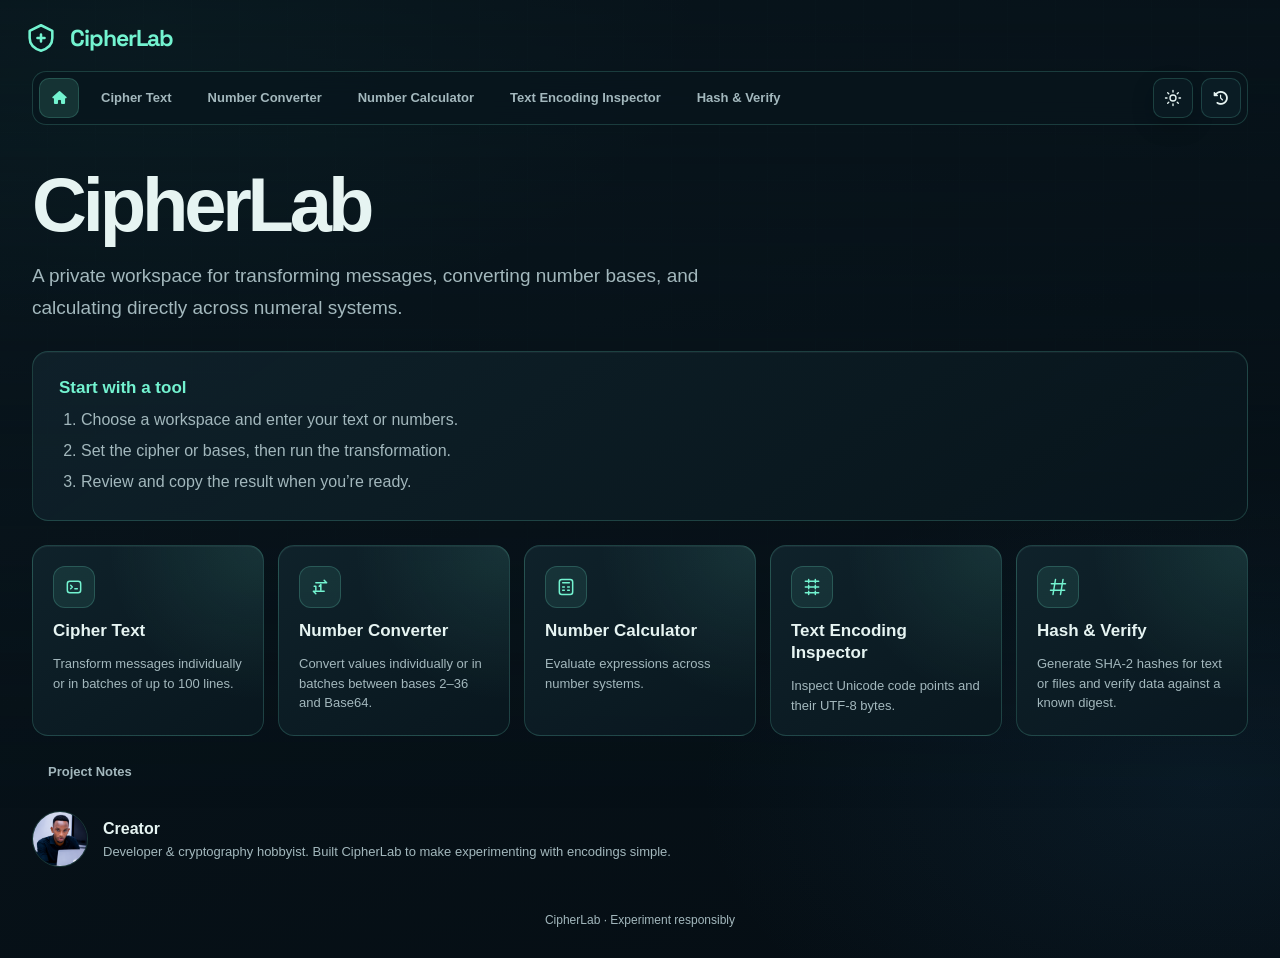
<file: index.html>
<!doctype html>
<html lang="en">
  <head>
    <meta charset="utf-8" />
    <meta name="viewport" content="width=device-width, initial-scale=1" />
    <meta name="theme-color" content="#071219" />
    <title>CipherLab — Home</title>
    <script src="theme.js"></script>
    <script src="history.js"></script>
    <link rel="preconnect" href="https://fonts.googleapis.com" />
    <link rel="preconnect" href="https://fonts.gstatic.com" crossorigin />
    <link
      href="https://fonts.googleapis.com/css2?family=JetBrains+Mono:wght@300;400;600&family=Space+Grotesk:wght@500;600;700&display=swap"
      rel="stylesheet"
    />
    <link
      rel="stylesheet"
      href="https://cdnjs.cloudflare.com/ajax/libs/font-awesome/6.7.2/css/all.min.css"
    />
    <link rel="stylesheet" href="style.css" />
  </head>
  <body>
    <a class="skip-link" href="#main-content">Skip to content</a>
    <div class="matrix"></div>
    <header class="topbar">
      <a class="brand" href="index.html" aria-label="CipherLab home">
        <svg
          class="brand-mark"
          viewBox="0 0 24 24"
          fill="none"
          stroke="currentColor"
          stroke-width="1.8"
          stroke-linecap="round"
          stroke-linejoin="round"
          aria-hidden="true"
          focusable="false"
        >
          <path d="M12 3 20 7v5c0 4.5-3.1 7.5-8 9-4.9-1.5-8-4.5-8-9V7l8-4Z" />
          <path d="M9.5 12h5M12 9.5v5" />
        </svg>
        CipherLab
      </a>
    </header>

    <nav class="tool-nav" aria-label="Tool navigation">
      <div class="nav-links">
        <a href="index.html" aria-current="page" aria-label="Home" title="Home">
          <i class="fa-solid fa-house" aria-hidden="true"></i>
        </a>
        <a href="ciphertext.html">Cipher Text</a>
        <a href="numconv.html">Number Converter</a>
        <a href="numcalc.html">Number Calculator</a>
        <a href="encoding-inspector.html">Text Encoding Inspector</a>
        <a href="hash-verify.html">Hash &amp; Verify</a>
      </div>
      <div class="tips-overlay">
        <button
          class="theme-toggle"
          type="button"
          data-theme-toggle
          aria-label="Switch to light theme"
          title="Switch to light theme"
          aria-pressed="false"
        >
          <svg
            class="theme-icon theme-icon-sun"
            viewBox="0 0 24 24"
            fill="none"
            stroke="currentColor"
            stroke-width="1.8"
            stroke-linecap="round"
            stroke-linejoin="round"
            aria-hidden="true"
            focusable="false"
          >
            <circle cx="12" cy="12" r="4" />
            <path d="M12 2v2m0 16v2M4.93 4.93l1.42 1.42m11.3 11.3 1.42 1.42M2 12h2m16 0h2M4.93 19.07l1.42-1.42m11.3-11.3 1.42-1.42" />
          </svg>
          <svg
            class="theme-icon theme-icon-moon"
            viewBox="0 0 24 24"
            fill="none"
            stroke="currentColor"
            stroke-width="1.8"
            stroke-linecap="round"
            stroke-linejoin="round"
            aria-hidden="true"
            focusable="false"
          >
            <path d="M20.5 15.5A8.5 8.5 0 0 1 8.5 3.5a8.6 8.6 0 1 0 12 12Z" />
          </svg>
        </button>
      </div>
    </nav>

    <main class="center" id="main-content" tabindex="-1">
      <h1>CipherLab</h1>
      <p class="lead">
        A private workspace for transforming messages, converting number bases,
        and calculating directly across numeral systems.
      </p>

      <section class="how">
        <h2>Start with a tool</h2>
        <ol>
          <li>Choose a workspace and enter your text or numbers.</li>
          <li>Set the cipher or bases, then run the transformation.</li>
          <li>Review and copy the result when you’re ready.</li>
        </ol>
      </section>

      <nav class="actions-row" id="tools" aria-label="Available tools">
        <a class="big-btn" href="ciphertext.html">
          <span class="tool-icon">
            <svg
              viewBox="0 0 24 24"
              fill="none"
              stroke="currentColor"
              stroke-width="1.8"
              stroke-linecap="round"
              stroke-linejoin="round"
              aria-hidden="true"
              focusable="false"
            >
              <rect x="4" y="5" width="16" height="14" rx="3" />
              <path d="m8 10 2 2-2 2M13 14h3" />
            </svg>
          </span>
          Cipher Text
          <span class="tool-description">Transform messages individually or in batches of up to 100 lines.</span>
        </a>
        <a class="big-btn" href="numconv.html">
          <span class="tool-icon">
            <svg
              viewBox="0 0 24 24"
              fill="none"
              stroke="currentColor"
              stroke-width="1.8"
              stroke-linecap="round"
              stroke-linejoin="round"
              aria-hidden="true"
              focusable="false"
            >
              <path d="M7 7h13l-3-3M17 17H4l3 3" />
              <path d="M5 11h2v5M13 11h-2l2-2v7" />
            </svg>
          </span>
          Number Converter
          <span class="tool-description">Convert values individually or in batches between bases 2–36 and Base64.</span>
        </a>
        <a class="big-btn" href="numcalc.html">
          <span class="tool-icon">
            <svg
              viewBox="0 0 24 24"
              fill="none"
              stroke="currentColor"
              stroke-width="1.8"
              stroke-linecap="round"
              stroke-linejoin="round"
              aria-hidden="true"
              focusable="false"
            >
              <rect x="4" y="3" width="16" height="18" rx="3" />
              <path d="M8 7h8M8 12h2M14 12h2M8 16h2M14 16h2" />
            </svg>
          </span>
          Number Calculator
          <span class="tool-description">Evaluate expressions across number systems.</span>
        </a>
        <a class="big-btn" href="encoding-inspector.html">
          <span class="tool-icon">
            <svg
              viewBox="0 0 24 24"
              fill="none"
              stroke="currentColor"
              stroke-width="1.8"
              stroke-linecap="round"
              stroke-linejoin="round"
              aria-hidden="true"
              focusable="false"
            >
              <path d="M4 5h16M4 12h16M4 19h16" />
              <path d="M8 3v4m8-4v4M8 10v4m8-4v4M8 17v4m8-4v4" />
            </svg>
          </span>
          Text Encoding Inspector
          <span class="tool-description">Inspect Unicode code points and their UTF-8 bytes.</span>
        </a>
        <a class="big-btn" href="hash-verify.html">
          <span class="tool-icon">
            <svg
              viewBox="0 0 24 24"
              fill="none"
              stroke="currentColor"
              stroke-width="1.8"
              stroke-linecap="round"
              stroke-linejoin="round"
              aria-hidden="true"
              focusable="false"
            >
              <path d="M9 3 6 21M18 3l-3 18M4 8h17M3 16h17" />
            </svg>
          </span>
          Hash &amp; Verify
          <span class="tool-description">Generate SHA-2 hashes for text or files and verify data against a known digest.</span>
        </a>
      </nav>

      <div class="extra-row">
        <a class="link-btn" href="README.md">Project Notes</a>
      </div>

      <aside class="dev-card">
        <img
          src="imgs/ME.png"
          alt="Creator"
          class="dp"
          width="56"
          height="56"
          loading="lazy"
        />
        <div>
          <div class="dev-name">Creator</div>
          <div class="dev-bio">
            Developer & cryptography hobbyist. Built CipherLab to make
            experimenting with encodings simple.
          </div>
        </div>
      </aside>
    </main>

    <footer class="footer">CipherLab · Experiment responsibly</footer>
  </body>
</html>
</file>
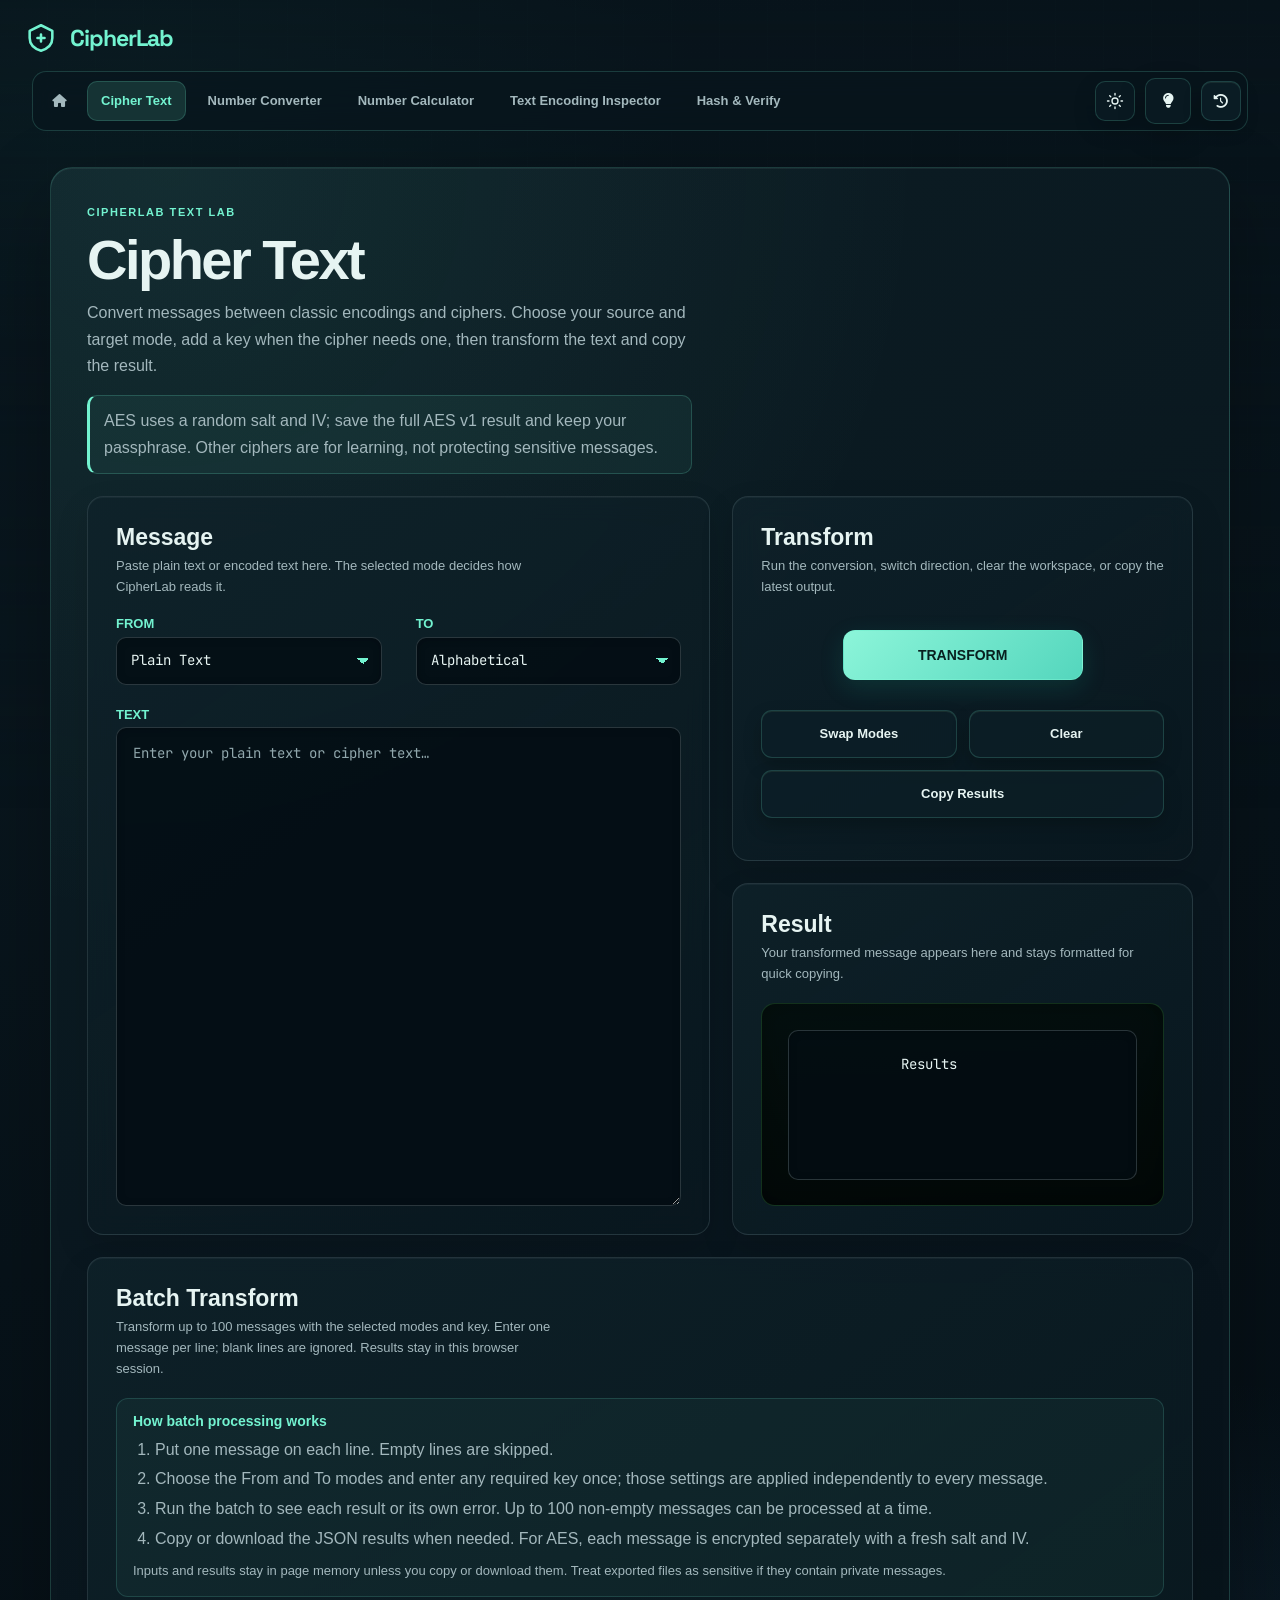
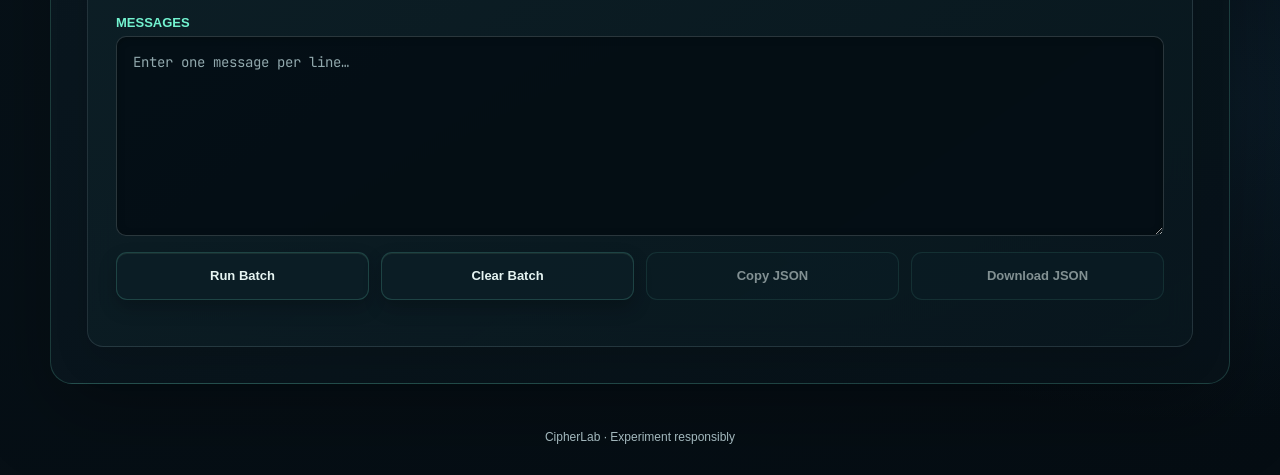
<file: ciphertext.html>
<!doctype html>
<html lang="en">
  <head>
    <meta charset="utf-8" />
    <meta name="viewport" content="width=device-width, initial-scale=1" />
    <meta name="theme-color" content="#071219" />
    <title>CipherLab — Cipher Text</title>
    <script src="theme.js"></script>
    <script src="history.js"></script>
    <link rel="preconnect" href="https://fonts.googleapis.com" />
    <link rel="preconnect" href="https://fonts.gstatic.com" crossorigin />
    <link
      href="https://fonts.googleapis.com/css2?family=JetBrains+Mono:wght@300;400;600&family=Space+Grotesk:wght@500;600;700&display=swap"
      rel="stylesheet"
    />
    <link
      rel="stylesheet"
      href="https://cdnjs.cloudflare.com/ajax/libs/font-awesome/6.7.2/css/all.min.css"
    />

    <style>
      body {
        background:
          radial-gradient(
            circle at 14% 8%,
            rgba(57, 255, 20, 0.15),
            transparent 28%
          ),
          radial-gradient(
            circle at 86% 92%,
            rgba(7, 104, 31, 0.34),
            transparent 24%
          ),
          linear-gradient(180deg, #031006 0%, #000500 100%);
      }

      .center {
        width: min(100% - clamp(20px, 5vw, 72px), 1360px);
        max-width: none;
        margin: clamp(12px, 3vh, 34px) auto;
        padding: 0;
        flex: 1;
      }

      .cipher-shell {
        display: grid;
        grid-template-columns: minmax(0, 1fr);
        gap: clamp(16px, 2vw, 26px);
        width: 100%;
        min-height: calc(100vh - clamp(24px, 6vh, 68px));
        border: 1px solid rgba(105, 255, 126, 0.1);
        border-radius: 18px;
        background:
          radial-gradient(
            circle at 10% 0%,
            rgba(57, 255, 20, 0.12),
            transparent 34%
          ),
          linear-gradient(180deg, rgba(8, 35, 14, 0.64), rgba(1, 11, 4, 0.52)),
          #041007;
        color: #e9ffe9;
        padding: clamp(18px, 3vw, 38px);
        box-shadow:
          0 24px 70px rgba(0, 0, 0, 0.46),
          inset 0 1px 0 rgba(184, 247, 176, 0.08);
      }

      .workspace-intro {
        display: grid;
        gap: 10px;
        max-width: 760px;
      }

      .workspace-kicker {
        color: #82e97e;
        font-size: clamp(11px, 1.2vw, 13px);
        font-weight: 600;
        text-transform: uppercase;
      }

      .workspace-intro h1 {
        margin: 0;
        color: #ecffdd;
        font-size: clamp(34px, 5vw, 68px);
        line-height: 0.95;
      }

      .workspace-intro p {
        max-width: 68ch;
        margin: 0;
        color: #a6caa4;
        font-size: clamp(13px, 1.5vw, 16px);
        line-height: 1.65;
      }

      .wire-panel {
        border: 1px solid rgba(105, 255, 126, 0.08);
        border-radius: 16px;
        background: linear-gradient(
          180deg,
          rgba(6, 28, 11, 0.38),
          rgba(2, 13, 5, 0.3)
        );
        padding: clamp(16px, 2.2vw, 26px);
        box-shadow:
          inset 0 1px 0 rgba(184, 247, 176, 0.07),
          0 14px 32px rgba(0, 0, 0, 0.22);
        backdrop-filter: blur(8px);
      }

      .panel-heading {
        display: flex;
        justify-content: space-between;
        gap: 18px;
        align-items: end;
        margin-bottom: clamp(14px, 2vw, 22px);
      }

      .panel-heading h2 {
        margin: 0;
        color: #eaffdf;
        font-size: clamp(17px, 2vw, 23px);
        line-height: 1.1;
      }

      .panel-heading p {
        max-width: 42ch;
        margin: 0;
        color: #91b891;
        font-size: clamp(11px, 1.4vw, 13px);
        line-height: 1.5;
      }

      .mode-row {
        display: grid;
        grid-template-columns: minmax(0, 1fr) minmax(0, 1fr);
        gap: clamp(12px, 3vw, 34px);
        align-items: start;
        margin-bottom: clamp(14px, 2vw, 22px);
      }

      .field-group {
        display: flex;
        flex-direction: column;
        gap: 5px;
        min-width: 0;
      }

      .field-group label,
      .control-title,
      .output-label {
        color: #a8efaa;
        font-size: clamp(10px, 1.8vw, 12px);
        font-weight: 600;
        text-transform: uppercase;
        line-height: 1.2;
      }

      .field-group input,
      .field-group select,
      .field-group textarea {
        width: 100%;
        min-width: 0;
        border: 1px solid rgba(105, 255, 126, 0.26);
        border-radius: 8px;
        background: rgba(1, 8, 3, 0.82);
        color: #ecffdd;
        font-family: inherit;
        font-size: clamp(11px, 2vw, 13px);
        outline: none;
        box-shadow: inset 0 1px 12px rgba(0, 0, 0, 0.3);
        transition:
          border-color 160ms ease,
          box-shadow 160ms ease,
          background 160ms ease;
      }

      .field-group input:focus,
      .field-group select:focus,
      .field-group textarea:focus {
        border-color: rgba(57, 255, 20, 0.76);
        background: rgba(2, 16, 6, 0.94);
        box-shadow:
          0 0 0 3px rgba(57, 255, 20, 0.12),
          inset 0 1px 12px rgba(0, 0, 0, 0.35);
      }

      .field-group select {
        appearance: none;
        -webkit-appearance: none;
        background-image:
          linear-gradient(45deg, transparent 50%, #8cff85 50%),
          linear-gradient(135deg, #8cff85 50%, transparent 50%);
        background-position:
          calc(100% - 18px) 50%,
          calc(100% - 12px) 50%;
        background-size:
          6px 6px,
          6px 6px;
        background-repeat: no-repeat;
      }

      .field-group option {
        background: #041007;
        color: #ecffdd;
      }

      .field-group select,
      .field-group input {
        min-height: 46px;
        padding: 8px 34px 8px 12px;
      }

      .field-group textarea {
        display: block;
        min-height: clamp(220px, 36vh, 430px);
        padding: 14px;
        resize: vertical;
      }

      .input-area label {
        position: absolute;
        width: 1px;
        height: 1px;
        overflow: hidden;
        clip: rect(0, 0, 0, 0);
      }

      .input-area textarea::placeholder {
        color: #7fac82;
        opacity: 1;
      }

      .control-panel {
        display: grid;
        align-content: start;
        gap: 14px;
      }

      .control-title {
        text-align: center;
        letter-spacing: 0;
      }

      .controls {
        display: grid;
        grid-template-columns: repeat(3, minmax(0, 1fr));
        gap: 10px;
      }

      .big-btn,
      .link-btn {
        display: inline-flex;
        align-items: center;
        justify-content: center;
        width: 100%;
        min-height: 42px;
        border: 1px solid rgba(105, 255, 126, 0.32);
        border-radius: 8px;
        background: rgba(5, 25, 9, 0.88);
        color: #dfffd8;
        font: inherit;
        font-size: clamp(10px, 1.8vw, 12px);
        font-weight: 600;
        line-height: 1.15;
        padding: 8px 10px;
        cursor: pointer;
        text-decoration: none;
        white-space: nowrap;
        box-shadow:
          inset 0 1px 0 rgba(184, 247, 176, 0.08),
          0 8px 18px rgba(0, 0, 0, 0.22);
        transition:
          transform 160ms ease,
          border-color 160ms ease,
          background 160ms ease,
          color 160ms ease,
          box-shadow 160ms ease;
      }

      .control-title.big-btn {
        justify-self: center;
        width: min(100%, 240px);
        min-height: 44px;
        border-color: rgba(57, 255, 20, 0.55);
        background: linear-gradient(180deg, #a9fca2, #38d835);
        color: #021005;
        text-transform: uppercase;
        box-shadow:
          0 0 24px rgba(57, 255, 20, 0.14),
          0 10px 24px rgba(0, 0, 0, 0.38);
      }

      .control-title.big-btn:hover {
        background: linear-gradient(180deg, #c3ffbd, #55ef50);
        text-decoration: none;
      }

      .big-btn:hover,
      .link-btn:hover {
        border-color: rgba(57, 255, 20, 0.72);
        background: rgba(10, 45, 16, 0.96);
        color: #ffffff;
        transform: translateY(-1px);
        box-shadow:
          0 0 20px rgba(57, 255, 20, 0.1),
          0 10px 22px rgba(0, 0, 0, 0.28);
      }

      .key-row {
        display: grid;
        gap: 8px;
      }

      .dev-bio {
        color: #9dc79d;
        font-size: clamp(9px, 1.6vw, 11px);
      }

      .result-box {
        display: grid;
        align-items: start;
        justify-items: stretch;
        min-height: clamp(220px, 38vh, 430px);
        border: 1px solid rgba(105, 255, 126, 0.16);
        border-radius: 14px;
        background: linear-gradient(
          180deg,
          rgba(0, 9, 3, 0.62),
          rgba(0, 4, 1, 0.76)
        );
        padding: clamp(16px, 2vw, 28px);
        box-shadow: inset 0 0 28px rgba(0, 0, 0, 0.32);
      }

      .output-area {
        align-self: start;
        width: 100%;
        min-height: 1.4em;
        color: #eaffdf;
        font-size: clamp(11px, 2vw, 13px);
        text-align: left;
        white-space: pre-wrap;
        overflow-wrap: anywhere;
      }

      .btn-icon {
        display: none;
      }

      .tips-overlay {
        position: fixed;
        top: 18px;
        right: 18px;
        z-index: 12;
        display: flex;
        flex-direction: column;
        align-items: flex-end;
        gap: 10px;
        pointer-events: none;
      }

      .tips-toggle {
        pointer-events: auto;
        display: inline-flex;
        align-items: center;
        justify-content: center;
        width: 48px;
        height: 48px;
        border: 1px solid rgba(105, 255, 126, 0.35);
        border-radius: 50%;
        background: rgba(4, 16, 8, 0.85);
        color: #f3ffcf;
        font-size: 1.2rem;
        cursor: pointer;
        box-shadow: 0 12px 26px rgba(0, 0, 0, 0.26);
        transition:
          transform 160ms ease,
          border-color 160ms ease,
          background 160ms ease;
      }

      .tips-toggle:hover,
      .tips-toggle:focus,
      .home-link:hover,
      .home-link:focus {
        transform: translateY(-1px);
        border-color: rgba(57, 255, 20, 0.72);
        background: rgba(10, 34, 12, 0.96);
      }

      .home-link {
        pointer-events: auto;
        display: inline-flex;
        align-items: center;
        justify-content: center;
        gap: 8px;
        padding: 0 14px;
        min-height: 44px;
        border: 1px solid rgba(105, 255, 126, 0.35);
        border-radius: 999px;
        background: rgba(4, 16, 8, 0.88);
        color: #f3ffcf;
        font-size: 0.94rem;
        text-decoration: none;
        cursor: pointer;
        box-shadow: 0 12px 26px rgba(0, 0, 0, 0.22);
        transition:
          transform 160ms ease,
          border-color 160ms ease,
          background 160ms ease;
      }

      .tips-popup {
        position: absolute;
        top: calc(100% + 12px);
        right: 0;
        width: min(320px, 86vw);
        padding: 16px;
        border-radius: 18px;
        border: 1px solid rgba(105, 255, 126, 0.14);
        background: rgba(2, 8, 3, 0.96);
        color: #e9ffe9;
        box-shadow: 0 18px 44px rgba(0, 0, 0, 0.35);
        transform-origin: top right;
        transform: translateY(-10px);
        opacity: 0;
        visibility: hidden;
        pointer-events: none;
        transition:
          opacity 180ms ease,
          transform 180ms ease,
          visibility 180ms ease;
      }

      .tips-popup[hidden] {
        display: none;
      }

      .tips-overlay.open .tips-popup {
        display: block;
        opacity: 1;
        visibility: visible;
        pointer-events: auto;
        transform: translateY(0);
      }

      .tips-popup h2 {
        margin: 0 0 10px;
        color: #b8ff9f;
        font-size: 1rem;
      }

      .tips-popup ul {
        margin: 0;
        padding-left: 18px;
        color: #c9e6b7;
        line-height: 1.6;
      }

      .tips-popup li {
        margin-bottom: 8px;
      }

      .tips-popup li:last-child {
        margin-bottom: 0;
      }

      @media (min-width: 980px) {
        .cipher-shell {
          grid-template-columns: minmax(0, 1.18fr) minmax(330px, 0.82fr);
          align-items: stretch;
        }

        .workspace-intro {
          grid-column: 1 / -1;
        }

        .input-panel {
          grid-row: span 2;
        }

        .input-panel,
        .result-panel {
          display: flex;
          flex-direction: column;
        }

        .input-area,
        .input-area textarea,
        .result-box {
          flex: 1;
        }

        .result-box {
          min-height: 0;
        }
      }

      @media (max-width: 560px) {
        .center {
          width: min(100% - 16px, 660px);
          margin-top: 8px;
        }

        .cipher-shell {
          border-radius: 12px;
          min-height: calc(100vh - 24px);
          padding: 14px;
        }

        .panel-heading {
          display: grid;
          gap: 8px;
        }

        .mode-row {
          grid-template-columns: 1fr;
          gap: 10px;
        }

        .controls {
          grid-template-columns: 1fr;
        }

        .field-group select,
        .field-group input,
        .field-group textarea,
        .big-btn,
        .link-btn {
          font-size: 12px;
        }
      }
    </style>
    <link rel="stylesheet" href="style.css" />
  </head>
  <body class="tool-page">
    <a class="skip-link" href="#main-content">Skip to content</a>
    <div class="matrix"></div>
    <div class="tips-overlay">
      <button
        class="theme-toggle"
        type="button"
        data-theme-toggle
        aria-label="Switch to light theme"
        title="Switch to light theme"
        aria-pressed="false"
      >
        <svg
          class="theme-icon theme-icon-sun"
          viewBox="0 0 24 24"
          fill="none"
          stroke="currentColor"
          stroke-width="1.8"
          stroke-linecap="round"
          stroke-linejoin="round"
          aria-hidden="true"
          focusable="false"
        >
          <circle cx="12" cy="12" r="4" />
          <path d="M12 2v2m0 16v2M4.93 4.93l1.42 1.42m11.3 11.3 1.42 1.42M2 12h2m16 0h2M4.93 19.07l1.42-1.42m11.3-11.3 1.42-1.42" />
        </svg>
        <svg
          class="theme-icon theme-icon-moon"
          viewBox="0 0 24 24"
          fill="none"
          stroke="currentColor"
          stroke-width="1.8"
          stroke-linecap="round"
          stroke-linejoin="round"
          aria-hidden="true"
          focusable="false"
        >
          <path d="M20.5 15.5A8.5 8.5 0 0 1 8.5 3.5a8.6 8.6 0 1 0 12 12Z" />
        </svg>
      </button>
      <button
        class="tips-toggle"
        id="tipsToggle"
        aria-expanded="false"
        aria-controls="tipsPopup"
        aria-label="Cipher tips"
        title="Cipher tips"
      >
        <i class="fa-solid fa-lightbulb" aria-hidden="true"></i>
      </button>
      <div
        class="tips-popup"
        id="tipsPopup"
        role="dialog"
        aria-labelledby="tipsTitle"
        hidden
      >
        <h2 id="tipsTitle">Cipher Tips</h2>
        <ul>
          <li>Use a phrase key for Vigenere; avoid numbers and symbols.</li>
          <li>
            Caesar shifts move letters by a fixed amount; try 3 for classic
            text.
          </li>
          <li>Rail Fence uses zig-zag rows; the depth controls the rails.</li>
          <li>XOR works on bytes; keep the key short but not empty.</li>
          <li>
            AES uses a random salt and IV. Keep the full AES v1 output
            with your passphrase.
          </li>
          <li>
            Classical ciphers and encodings are for learning, not secure
            communication.
          </li>
        </ul>
      </div>
    </div>
    <header class="topbar">
      <a class="brand" href="index.html" aria-label="CipherLab home">
        <svg
          class="brand-mark"
          viewBox="0 0 24 24"
          fill="none"
          stroke="currentColor"
          stroke-width="1.8"
          stroke-linecap="round"
          stroke-linejoin="round"
          aria-hidden="true"
          focusable="false"
        >
          <path d="M12 3 20 7v5c0 4.5-3.1 7.5-8 9-4.9-1.5-8-4.5-8-9V7l8-4Z" />
          <path d="M9.5 12h5M12 9.5v5" />
        </svg>
        CipherLab
      </a>
    </header>

    <nav class="tool-nav" aria-label="Tool navigation">
      <div class="nav-links">
        <a href="index.html" aria-label="Home" title="Home">
          <i class="fa-solid fa-house" aria-hidden="true"></i>
        </a>
        <a href="ciphertext.html" aria-current="page">Cipher Text</a>
        <a href="numconv.html">Number Converter</a>
        <a href="numcalc.html">Number Calculator</a>
        <a href="encoding-inspector.html">Text Encoding Inspector</a>
        <a href="hash-verify.html">Hash &amp; Verify</a>
      </div>
    </nav>

    <main class="center" id="main-content" tabindex="-1">
      <div class="cipher-shell cipher-layout">
        <section class="workspace-intro" aria-label="Cipher text overview">
          <div class="workspace-kicker">CipherLab text lab</div>
          <h1>Cipher Text</h1>
          <p>
            Convert messages between classic encodings and ciphers. Choose your
            source and target mode, add a key when the cipher needs one, then
            transform the text and copy the result.
          </p>
          <p class="security-note">
            AES uses a random salt and IV; save the full AES v1 result and
            keep your passphrase. Other ciphers are for learning, not
            protecting sensitive messages.
          </p>
        </section>

        <section class="wire-panel input-panel" aria-label="Cipher input">
          <div class="panel-heading">
            <div>
              <h2>Message</h2>
              <p>
                Paste plain text or encoded text here. The selected mode decides
                how CipherLab reads it.
              </p>
            </div>
          </div>

          <div class="mode-row">
            <div class="field-group">
              <label for="inputCipherType">From</label>
              <select
                id="inputCipherType"
                name="inputCipherType"
                autocomplete="off"
              >
                <option value="plain">Plain Text</option>
                <option value="alphabetical">Alphabetical</option>
                <option value="caesar">Caesar Shift</option>
                <option value="base64">Base64 (UTF-8 text)</option>
                <option value="rot13">ROT13</option>
                <option value="binary">Binary</option>
                <option value="letternumber">Letter number</option>
                <option value="ascii">ASCII</option>
                <option value="vigenere">Vigenere Cipher</option>
                <option value="railfence">Rail Fence Cipher</option>
                <option value="xor">XOR Cipher</option>
                <option value="aes">AES Encryption</option>
              </select>
            </div>

            <div class="field-group">
              <label for="cipherType">To</label>
              <select
                id="cipherType"
                name="cipherType"
                autocomplete="off"
              >
                <option value="plain">Plain Text</option>
                <option value="alphabetical" selected>Alphabetical</option>
                <option value="caesar">Caesar Shift</option>
                <option value="base64">Base64 (UTF-8 text)</option>
                <option value="rot13">ROT13</option>
                <option value="binary">Binary</option>
                <option value="letternumber">Letter number</option>
                <option value="ascii">ASCII</option>
                <option value="vigenere">Vigenere Cipher</option>
                <option value="railfence">Rail Fence Cipher</option>
                <option value="xor">XOR Cipher</option>
                <option value="aes">AES Encryption</option>
              </select>
            </div>
          </div>

          <div class="field-group input-area">
            <label for="cipherInput">Text</label>
            <textarea
              id="cipherInput"
              name="message"
              autocomplete="off"
              spellcheck="false"
              placeholder="Enter your plain text or cipher text…"
            ></textarea>
          </div>
        </section>

        <section class="wire-panel control-panel" aria-label="Cipher controls">
          <div class="panel-heading">
            <div>
              <h2>Transform</h2>
              <p>
                Run the conversion, switch direction, clear the workspace, or
                copy the latest output.
              </p>
            </div>
          </div>

          <button class="big-btn control-title" id="transformBtn">
            Transform
          </button>

          <div class="controls">
            <button class="link-btn" id="swapBtn">Swap Modes</button>
            <button class="link-btn" id="clearBtn">Clear</button>
            <button class="link-btn" id="copyBtn" title="Copy result">
              <span class="btn-label">Copy Results</span>
            </button>
          </div>

          <div class="key-row">
            <div class="field-group" id="keyGroup">
              <label for="cipherKey">Shift key / Depth / Phrase</label>
              <input
                id="cipherKey"
                name="cipherKey"
                type="text"
                inputmode="text"
                autocomplete="off"
                spellcheck="false"
                placeholder="For example, 3…"
                value="3"
              />
              <div id="cipherKeyHelp" class="dev-bio">
                Use the key for the selected cipher.
              </div>
            </div>
          </div>
        </section>

        <section class="wire-panel result-panel" aria-label="Cipher result">
          <div class="panel-heading">
            <div>
              <h2>Result</h2>
              <p>
                Your transformed message appears here and stays formatted for
                quick copying.
              </p>
            </div>
          </div>

          <div class="result-box">
            <div id="cipherOutput" class="output-area" aria-live="polite">
              Results
            </div>
          </div>
        </section>

        <section
          class="wire-panel batch-panel"
          aria-label="Batch cipher processing"
        >
          <div class="panel-heading">
            <div>
              <h2>Batch Transform</h2>
              <p>
                Transform up to 100 messages with the selected modes and key.
                Enter one message per line; blank lines are ignored. Results
                stay in this browser session.
              </p>
            </div>
          </div>

          <section class="batch-help" aria-labelledby="cipherBatchHelpHeading">
            <h3 id="cipherBatchHelpHeading">How batch processing works</h3>
            <ol>
              <li>Put one message on each line. Empty lines are skipped.</li>
              <li>
                Choose the From and To modes and enter any required key once;
                those settings are applied independently to every message.
              </li>
              <li>
                Run the batch to see each result or its own error. Up to 100
                non-empty messages can be processed at a time.
              </li>
              <li>
                Copy or download the JSON results when needed. For AES, each
                message is encrypted separately with a fresh salt and IV.
              </li>
            </ol>
            <p>
              Inputs and results stay in page memory unless you copy or
              download them. Treat exported files as sensitive if they contain
              private messages.
            </p>
          </section>

          <div class="field-group">
            <label for="cipherBatchInput">Messages</label>
            <textarea
              id="cipherBatchInput"
              name="cipherBatchInput"
              autocomplete="off"
              spellcheck="false"
              placeholder="Enter one message per line…"
            ></textarea>
          </div>

          <div class="controls">
            <button class="big-btn" id="cipherBatchRunBtn">Run Batch</button>
            <button class="link-btn" id="cipherBatchClearBtn">Clear Batch</button>
            <button class="link-btn" id="cipherBatchCopyBtn" disabled>Copy JSON</button>
            <button class="link-btn" id="cipherBatchDownloadBtn" disabled>
              Download JSON
            </button>
          </div>

          <div id="cipherBatchStatus" class="dev-bio" aria-live="polite"></div>
          <ol
            id="cipherBatchResults"
            class="batch-results"
            aria-label="Batch results"
          ></ol>
        </section>
      </div>
    </main>

    <footer class="footer">CipherLab · Experiment responsibly</footer>

    <script>
      const input = document.getElementById("cipherInput");
      const output = document.getElementById("cipherOutput");
      const type = document.getElementById("cipherType");
      const inputType = document.getElementById("inputCipherType");
      const key = document.getElementById("cipherKey");
      const keyHelp = document.getElementById("cipherKeyHelp");
      const keyGroup = document.getElementById("keyGroup");
      const transformBtn = document.getElementById("transformBtn");
      const swapBtn = document.getElementById("swapBtn");
      const copyBtn = document.getElementById("copyBtn");
      const clearBtn = document.getElementById("clearBtn");
      const batchInput = document.getElementById("cipherBatchInput");
      const batchRunBtn = document.getElementById("cipherBatchRunBtn");
      const batchClearBtn = document.getElementById("cipherBatchClearBtn");
      const batchCopyBtn = document.getElementById("cipherBatchCopyBtn");
      const batchDownloadBtn = document.getElementById("cipherBatchDownloadBtn");
      const batchStatus = document.getElementById("cipherBatchStatus");
      const batchResultsList = document.getElementById("cipherBatchResults");
      let batchRecords = [];
      const keyedTypes = ["caesar", "vigenere", "railfence", "xor", "aes"];

      function alphabetical(str) {
        return str.replace(/[a-z]/gi, (char) => {
          const base = char <= "Z" ? 65 : 97;
          const code = base + (25 - (char.charCodeAt(0) - base));
          return String.fromCharCode(code);
        });
      }

      function caesar(str, shift) {
        return str.replace(/[a-z]/gi, (char) => {
          const base = char <= "Z" ? 65 : 97;
          const code = ((char.charCodeAt(0) - base + shift + 26) % 26) + base;
          return String.fromCharCode(code);
        });
      }

      function letterNumber(str, encode) {
        if (encode) {
          return [...str]
            .map((char) => {
              if (/\p{L}/u.test(char)) {
                const code = char.toUpperCase().charCodeAt(0) - 64;
                return code;
              }
              return char === " " ? "/" : char;
            })
            .join(" ");
        }

        return str
          .split(/\s+/)
          .map((token) => {
            if (/^\d+$/.test(token)) {
              const value = parseInt(token, 10);
              return value >= 1 && value <= 26
                ? String.fromCharCode(value + 64)
                : "";
            }
            return token === "/" ? " " : token;
          })
          .join("");
      }

      function asciiEncode(str) {
        return [...str].map((char) => char.charCodeAt(0)).join(" ");
      }

      function asciiDecode(str) {
        return str
          .split(/\s+/)
          .map((code) => {
            const parsed = parseInt(code, 10);
            return isNaN(parsed) ? "" : String.fromCharCode(parsed);
          })
          .join("");
      }

      function toBinary(str) {
        return [...str]
          .map((char) => char.charCodeAt(0).toString(2).padStart(8, "0"))
          .join(" ");
      }

      function fromBinary(str) {
        return str
          .split(/\s+/)
          .map((chunk) => {
            const parsed = parseInt(chunk, 2);
            return Number.isNaN(parsed) ? "" : String.fromCharCode(parsed);
          })
          .join("");
      }

      function vigenere(str, passphrase, encode) {
        const normalizedKey = passphrase
          .replace(/[^A-Za-z]/g, "")
          .toUpperCase();
        if (!normalizedKey) throw new Error("Enter a valid passphrase.");

        let keyIndex = 0;
        return [...str]
          .map((char) => {
            const isUpper = char >= "A" && char <= "Z";
            const isLower = char >= "a" && char <= "z";
            if (!isUpper && !isLower) return char;

            const base = isUpper ? 65 : 97;
            const shift =
              normalizedKey[keyIndex % normalizedKey.length].charCodeAt(0) - 65;
            const offset =
              (char.charCodeAt(0) - base + (encode ? shift : -shift) + 26) % 26;
            keyIndex += 1;
            return String.fromCharCode(base + offset);
          })
          .join("");
      }

      function railFenceEncode(str, rails) {
        rails = Math.max(2, rails);
        const fence = Array.from({ length: rails }, () => []);
        let row = 0;
        let direction = 1;

        [...str].forEach((char) => {
          fence[row].push(char);
          if (row === 0) direction = 1;
          if (row === rails - 1) direction = -1;
          row += direction;
        });

        return fence.map((line) => line.join("")).join("");
      }

      function railFenceDecode(str, rails) {
        rails = Math.max(2, rails);
        const pattern = Array.from({ length: str.length }, () => 0);
        let row = 0;
        let direction = 1;

        for (let i = 0; i < str.length; i += 1) {
          pattern[i] = row;
          if (row === 0) direction = 1;
          if (row === rails - 1) direction = -1;
          row += direction;
        }

        const fence = Array.from({ length: rails }, () => []);
        let index = 0;
        for (let r = 0; r < rails; r += 1) {
          for (let i = 0; i < str.length; i += 1) {
            if (pattern[i] === r) fence[r].push(str[index++] || "");
          }
        }

        return pattern
          .map((rowNumber) => fence[rowNumber].shift() || "")
          .join("");
      }

      function xorCipher(str, keyString, encode) {
        if (!keyString) throw new Error("Enter a valid XOR key.");
        const keyChars = [...keyString].map((c) => c.charCodeAt(0));
        if (keyChars.length === 0) throw new Error("Enter a valid XOR key.");

        if (encode) {
          return [...str]
            .map((char, index) => {
              const value =
                char.charCodeAt(0) ^ keyChars[index % keyChars.length];
              return value.toString(16).padStart(2, "0");
            })
            .join(" ");
        }

        return str
          .split(/\s+/)
          .map((hex, index) => {
            const parsed = parseInt(hex, 16);
            if (isNaN(parsed)) return "";
            const value = parsed ^ keyChars[index % keyChars.length];
            return String.fromCharCode(value);
          })
          .join("");
      }

      const AES_V1_PREFIX = "CipherApp-AES-GCM:v1:";
      const AES_V1_CONTEXT = new TextEncoder().encode("CipherApp-AES-GCM:v1");
      const LEGACY_AES_SALT = new TextEncoder().encode("CipherApp-Salt");

      function encodeBase64Bytes(bytes) {
        let binary = "";
        const chunkSize = 0x8000;
        for (let offset = 0; offset < bytes.length; offset += chunkSize) {
          binary += String.fromCharCode(
            ...bytes.subarray(offset, offset + chunkSize),
          );
        }
        return btoa(binary);
      }

      function decodeBase64Bytes(value) {
        const normalized = value.replace(/\s+/g, "");
        if (
          !normalized ||
          normalized.length % 4 === 1 ||
          !/^[A-Za-z0-9+/]*={0,2}$/.test(normalized)
        ) {
          throw new Error("Invalid AES ciphertext format.");
        }
        const padded = normalized.padEnd(
          Math.ceil(normalized.length / 4) * 4,
          "=",
        );
        const decoded = atob(padded);
        return Uint8Array.from(decoded, (char) => char.charCodeAt(0));
      }

      async function deriveAesKey(password, salt) {
        const encoder = new TextEncoder();
        const keyMaterial = await crypto.subtle.importKey(
          "raw",
          encoder.encode(password),
          { name: "PBKDF2" },
          false,
          ["deriveKey"],
        );

        return crypto.subtle.deriveKey(
          {
            name: "PBKDF2",
            salt,
            iterations: 200000,
            hash: "SHA-256",
          },
          keyMaterial,
          { name: "AES-GCM", length: 256 },
          false,
          ["encrypt", "decrypt"],
        );
      }

      async function aesEncrypt(str, passphrase) {
        if (!passphrase) throw new Error("Enter a passphrase for AES.");
        if (!globalThis.crypto?.subtle) {
          throw new Error("AES encryption requires a secure browser context.");
        }
        const salt = crypto.getRandomValues(new Uint8Array(16));
        const iv = crypto.getRandomValues(new Uint8Array(12));
        const encoder = new TextEncoder();
        const keyMaterial = await deriveAesKey(passphrase, salt);
        const cipherText = await crypto.subtle.encrypt(
          { name: "AES-GCM", iv, additionalData: AES_V1_CONTEXT },
          keyMaterial,
          encoder.encode(str),
        );
        const payload = new Uint8Array(
          salt.byteLength + iv.byteLength + cipherText.byteLength,
        );
        payload.set(salt, 0);
        payload.set(iv, salt.byteLength);
        payload.set(
          new Uint8Array(cipherText),
          salt.byteLength + iv.byteLength,
        );
        return AES_V1_PREFIX + encodeBase64Bytes(payload);
      }

      async function aesDecrypt(str, passphrase) {
        if (!passphrase) throw new Error("Enter a passphrase for AES.");
        try {
          if (!globalThis.crypto?.subtle) {
            throw new Error("AES decryption requires a secure browser context.");
          }
          const isV1 = str.startsWith(AES_V1_PREFIX);
          const payload = isV1 ? str.slice(AES_V1_PREFIX.length) : str;
          const bytes = decodeBase64Bytes(payload);
          const salt = isV1 ? bytes.slice(0, 16) : LEGACY_AES_SALT;
          const ivOffset = isV1 ? 16 : 0;
          const iv = bytes.slice(ivOffset, ivOffset + 12);
          const data = bytes.slice(ivOffset + 12);
          if (
            iv.length !== 12 ||
            data.length < 16 ||
            (isV1 && salt.length !== 16)
          ) {
            throw new Error("Invalid AES ciphertext format.");
          }
          const keyMaterial = await deriveAesKey(passphrase, salt);
          const plainBuffer = await crypto.subtle.decrypt(
            {
              name: "AES-GCM",
              iv,
              ...(isV1 ? { additionalData: AES_V1_CONTEXT } : {}),
            },
            keyMaterial,
            data,
          );
          return new TextDecoder().decode(plainBuffer);
        } catch {
          throw new Error(
            "AES decryption failed. Check the full ciphertext and passphrase.",
          );
        }
      }

      function getShift() {
        return parseInt(key.value, 10) || 0;
      }

      function getRails() {
        return parseInt(key.value, 10) || 2;
      }

      async function decodeByType(value, selectedType) {
        switch (selectedType) {
          case "plain":
            return value;
          case "alphabetical":
            return alphabetical(value);
          case "caesar":
            return caesar(value, -getShift());
          case "base64":
            try {
              return new TextDecoder("utf-8", { fatal: true }).decode(
                decodeBase64Bytes(value),
              );
            } catch {
              throw new Error("Invalid Base64 input for UTF-8 text decoding.");
            }
          case "rot13":
            return caesar(value, 13);
          case "binary":
            return fromBinary(value);
          case "letternumber":
            return letterNumber(value, false);
          case "ascii":
            return asciiDecode(value);
          case "vigenere":
            return vigenere(value, key.value, false);
          case "railfence":
            return railFenceDecode(value, getRails());
          case "xor":
            return xorCipher(value, key.value, false);
          case "aes":
            return aesDecrypt(value, key.value);
          default:
            return value;
        }
      }

      async function encodeByType(value, selectedType) {
        switch (selectedType) {
          case "plain":
            return value;
          case "alphabetical":
            return alphabetical(value);
          case "caesar":
            return caesar(value, getShift());
          case "base64":
            try {
              return encodeBase64Bytes(new TextEncoder().encode(value));
            } catch {
              throw new Error("Unable to encode this value as Base64.");
            }
          case "rot13":
            return caesar(value, 13);
          case "binary":
            return toBinary(value);
          case "letternumber":
            return letterNumber(value, true);
          case "ascii":
            return asciiEncode(value);
          case "vigenere":
            return vigenere(value, key.value, true);
          case "railfence":
            return railFenceEncode(value, getRails());
          case "xor":
            return xorCipher(value, key.value, true);
          case "aes":
            return aesEncrypt(value, key.value);
          default:
            throw new Error("Unsupported cipher selection.");
        }
      }

      function clearBatchResults() {
        batchRecords = [];
        batchResultsList.replaceChildren();
        batchCopyBtn.disabled = true;
        batchDownloadBtn.disabled = true;
      }

      function renderBatchResults() {
        const fragment = document.createDocumentFragment();
        for (const record of batchRecords) {
          const item = document.createElement("li");
          const heading = document.createElement("div");
          const lineLabel = document.createElement("strong");
          const statusLabel = document.createElement("span");
          const inputLabel = document.createElement("strong");
          const inputText = document.createElement("pre");
          const resultLabel = document.createElement("strong");
          const resultText = document.createElement("pre");

          item.className = "batch-result";
          item.dataset.status = record.error ? "error" : "success";
          heading.className = "batch-result-heading";
          lineLabel.textContent = `Line ${record.line}`;
          statusLabel.textContent = record.error ? "Error" : "Success";
          inputLabel.textContent = "Input";
          inputText.textContent = record.input;
          resultLabel.textContent = record.error ? "Error details" : "Result";
          resultText.textContent = record.error || record.result;
          heading.append(lineLabel, statusLabel);
          item.append(heading, inputLabel, inputText, resultLabel, resultText);
          fragment.append(item);
        }
        batchResultsList.replaceChildren(fragment);
      }

      function getBatchJson() {
        return JSON.stringify(batchRecords, null, 2);
      }

      async function runCipherBatch() {
        const rows = batchInput.value
          .split(/\r?\n/)
          .map((text, index) => ({ line: index + 1, input: text }))
          .filter((row) => row.input.trim());

        clearBatchResults();
        if (rows.length === 0) {
          batchStatus.textContent = "Enter at least one non-empty message.";
          return;
        }
        if (rows.length > 100) {
          batchStatus.textContent =
            "Batch limit is 100 non-empty messages. Split the input into smaller batches.";
          return;
        }

        batchStatus.textContent = `Processing ${rows.length} messages…`;
        const lockedControls = [inputType, type, key, transformBtn, swapBtn];
        const originalDisabledStates = lockedControls.map(
          (control) => control.disabled,
        );
        lockedControls.forEach((control) => {
          control.disabled = true;
        });
        batchRunBtn.disabled = true;
        batchClearBtn.disabled = true;

        try {
          for (let index = 0; index < rows.length; index += 1) {
            const row = rows[index];
            try {
              const sourceValue =
                inputType.value === "plain" ? row.input : row.input.trim();
              const plainText = await decodeByType(
                sourceValue,
                inputType.value,
              );
              const result = await encodeByType(plainText, type.value);
              batchRecords.push({ line: row.line, input: row.input, result });
            } catch (error) {
              batchRecords.push({
                line: row.line,
                input: row.input,
                error:
                  error instanceof Error
                    ? error.message
                    : "Unable to transform this message.",
              });
            }

            if ((index + 1) % 5 === 0 && index + 1 < rows.length) {
              batchStatus.textContent = `Processed ${index + 1} of ${rows.length} messages…`;
              renderBatchResults();
              await new Promise((resolve) => setTimeout(resolve, 0));
            }
          }
          renderBatchResults();
          const failures = batchRecords.filter((record) => record.error).length;
          batchStatus.textContent =
            `Processed ${rows.length} messages: ${rows.length - failures} succeeded, ${failures} failed.`;
          batchCopyBtn.disabled = false;
          batchDownloadBtn.disabled = false;
          if (batchRecords.some((record) => !record.error)) {
            CipherAppHistory.record({
              tool: "Cipher Text",
              action: "Batch transform",
              input: batchInput.value,
              output: batchRecords,
              settings: {
                from: inputType.value,
                to: type.value,
              },
            });
          }
        } finally {
          lockedControls.forEach((control, index) => {
            control.disabled = originalDisabledStates[index];
          });
          batchRunBtn.disabled = false;
          batchClearBtn.disabled = false;
        }
      }

      async function transformText() {
        const value = input.value;
        if (!value.trim()) {
          output.textContent = "Enter a message to transform.";
          return;
        }

        try {
          const sourceValue = inputType.value === "plain" ? value : value.trim();
          const plainText = await decodeByType(sourceValue, inputType.value);
          output.textContent = await encodeByType(plainText, type.value);
          CipherAppHistory.record({
            tool: "Cipher Text",
            action: "Transform",
            input: value,
            output: output.textContent,
            settings: {
              from: inputType.value,
              to: type.value,
            },
          });
        } catch (error) {
          output.textContent =
            error instanceof Error ? error.message : "Unable to transform this message.";
        }
      }

      batchRunBtn.addEventListener("click", runCipherBatch);
      batchClearBtn.addEventListener("click", () => {
        batchInput.value = "";
        batchStatus.textContent = "";
        clearBatchResults();
        batchInput.focus();
      });
      batchCopyBtn.addEventListener("click", async () => {
        try {
          await navigator.clipboard.writeText(getBatchJson());
          batchStatus.textContent = "Batch JSON copied.";
        } catch {
          batchStatus.textContent =
            "Clipboard access failed. Select and copy the results manually.";
        }
      });
      batchDownloadBtn.addEventListener("click", () => {
        const file = new Blob([getBatchJson()], {
          type: "application/json;charset=utf-8",
        });
        const url = URL.createObjectURL(file);
        const link = document.createElement("a");
        link.href = url;
        link.download = "cipherapp-cipher-batch.json";
        link.click();
        setTimeout(() => URL.revokeObjectURL(url), 1000);
      });

      function getKeyConfig() {
        const config = {
          caesar: {
            label: "Shift key",
            placeholder: "3",
            type: "number",
            helper: "Enter a shift amount between 1 and 25.",
          },
          vigenere: {
            label: "Passphrase",
            placeholder: "secret",
            type: "text",
            helper: "Use letters only for the Vigenère key.",
          },
          railfence: {
            label: "Depth",
            placeholder: "3",
            type: "number",
            helper: "Use two or more rails for the fence.",
          },
          xor: {
            label: "XOR key",
            placeholder: "key",
            type: "text",
            helper: "Any short text can be used as the XOR key.",
          },
          aes: {
            label: "Passphrase",
            placeholder: "strong password",
            type: "text",
            helper: "AES uses a passphrase to derive the encryption key.",
          },
        };

        const fromNeedsKey = keyedTypes.includes(inputType.value);
        const toNeedsKey = keyedTypes.includes(type.value);
        if (fromNeedsKey && toNeedsKey && inputType.value !== type.value) {
          return {
            label: "Shared key / passphrase",
            placeholder: "key",
            type: "text",
            helper: "Used to decode the From cipher and encode the To cipher.",
          };
        }

        const selectedKeyType = fromNeedsKey ? inputType.value : type.value;
        return (
          config[selectedKeyType] || {
            label: "Key",
            placeholder: "",
            type: "text",
            helper: "Use the key for the selected cipher.",
          }
        );
      }

      function updateKeyVisibility() {
        const currentConfig = getKeyConfig();
        const showKey =
          keyedTypes.includes(inputType.value) ||
          keyedTypes.includes(type.value);
        keyGroup.style.display = showKey ? "flex" : "none";
        key.previousElementSibling.textContent = currentConfig.label;
        key.placeholder = currentConfig.placeholder;
        key.type = currentConfig.type;
        keyHelp.textContent = currentConfig.helper;
        if (key.value === "" && currentConfig.placeholder) {
          key.value =
            currentConfig.type === "number" ? currentConfig.placeholder : "";
        }
      }

      let aesModeSelected =
        inputType.value === "aes" || type.value === "aes";

      async function handleModeChange() {
        const nowUsesAes = inputType.value === "aes" || type.value === "aes";
        if (nowUsesAes && !aesModeSelected) {
          key.value = "";
        }
        aesModeSelected = nowUsesAes;
        updateKeyVisibility();
        await transformText();
      }

      type.addEventListener("change", handleModeChange);
      inputType.addEventListener("change", handleModeChange);

      transformBtn.addEventListener("click", async () => {
        await transformText();
      });

      swapBtn.addEventListener("click", async () => {
        const previousFrom = inputType.value;
        inputType.value = type.value;
        type.value = previousFrom;
        await transformText();
      });

      async function performCopy() {
        const text = output.textContent;
        if (!text) return;
        try {
          await navigator.clipboard.writeText(text);
          const label = copyBtn.querySelector(".btn-label");
          if (label) {
            const orig = label.textContent;
            label.textContent = "Copied!";
            setTimeout(() => {
              label.textContent = orig;
            }, 1200);
          }
        } catch (err) {
          output.textContent = "Unable to copy to clipboard.";
        }
      }

      copyBtn.addEventListener("click", performCopy);

      clearBtn.addEventListener("click", () => {
        input.value = "";
        output.textContent = "Results";
      });

      const tipsOverlay = document.querySelector(".tips-overlay");
      const tipsToggle = document.getElementById("tipsToggle");
      const tipsPopup = document.getElementById("tipsPopup");

      function closeTips() {
        tipsOverlay.classList.remove("open");
        tipsToggle.setAttribute("aria-expanded", "false");
      }

      tipsToggle.addEventListener("click", (event) => {
        event.stopPropagation();
        const isOpen = tipsOverlay.classList.toggle("open");
        tipsToggle.setAttribute("aria-expanded", String(isOpen));
      });

      tipsPopup.addEventListener("click", (event) => {
        event.stopPropagation();
      });

      document.addEventListener("click", (event) => {
        if (!tipsOverlay.contains(event.target)) {
          closeTips();
        }
      });

      document.addEventListener("keydown", (event) => {
        if (event.key === "Escape") {
          closeTips();
        }
      });

      updateKeyVisibility();
    </script>
  </body>
</html>
</file>
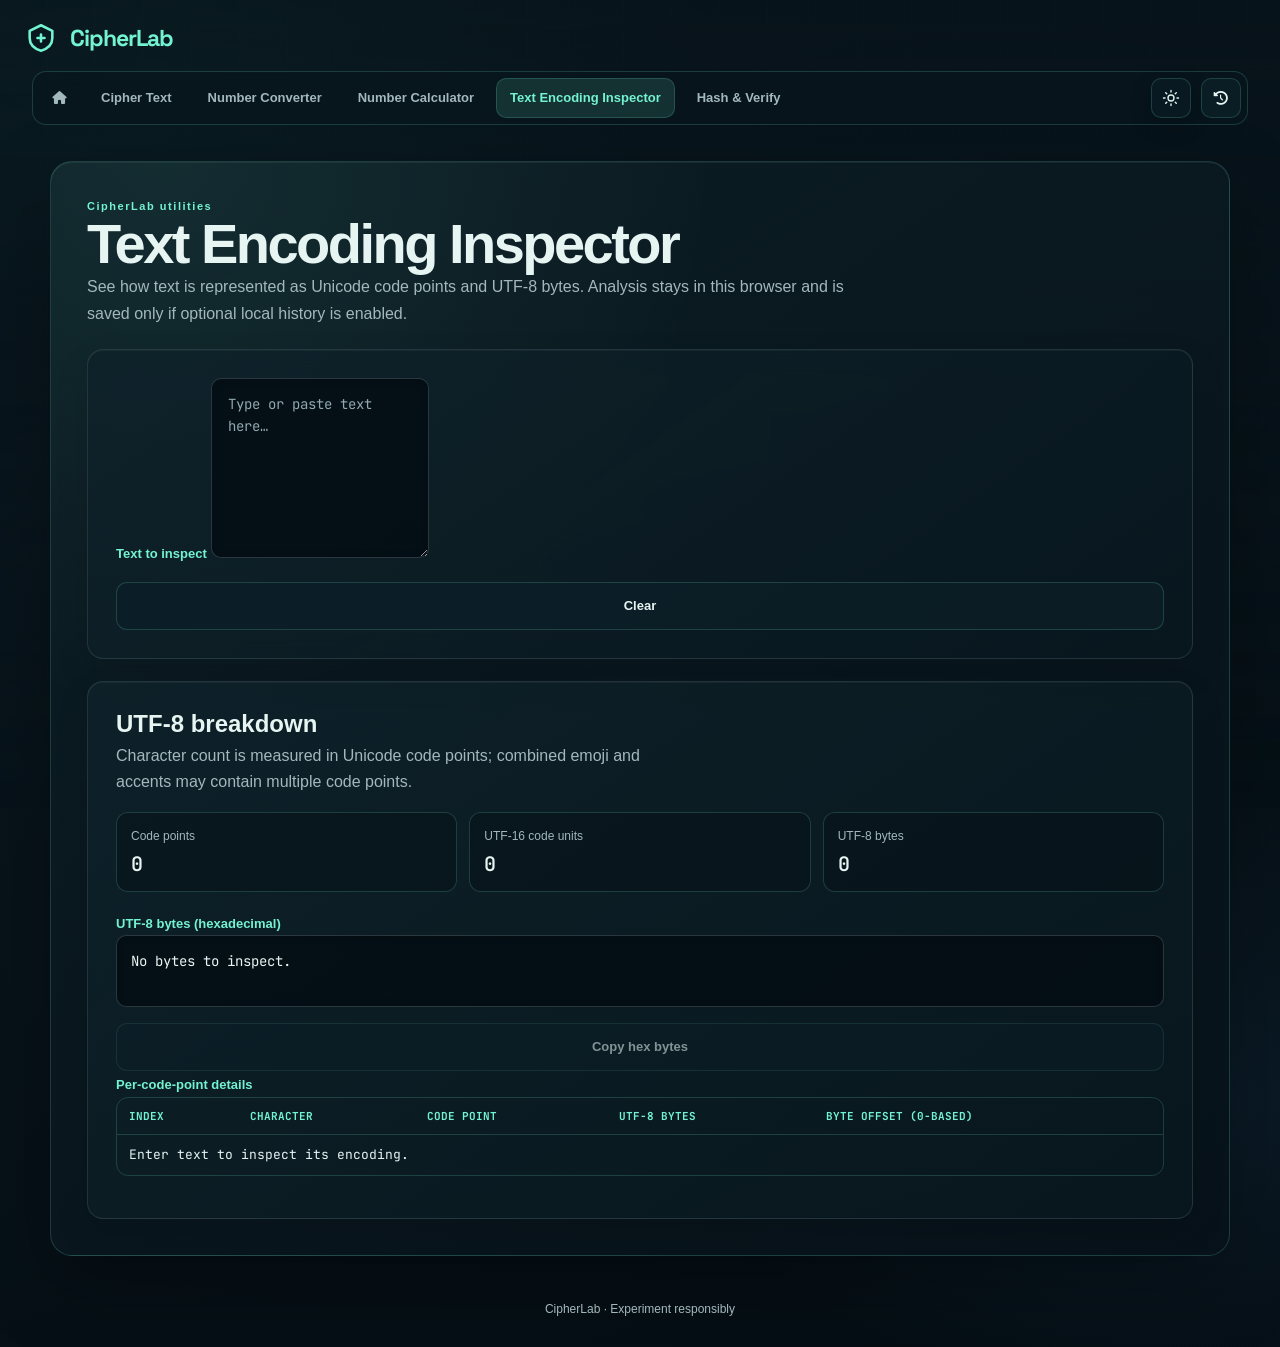
<file: encoding-inspector.html>
<!doctype html>
<html lang="en">
  <head>
    <meta charset="utf-8" />
    <meta name="viewport" content="width=device-width, initial-scale=1" />
    <meta name="theme-color" content="#071219" />
    <title>CipherLab — Text Encoding Inspector</title>
    <script src="theme.js"></script>
    <script src="history.js"></script>
    <link rel="preconnect" href="https://fonts.googleapis.com" />
    <link rel="preconnect" href="https://fonts.gstatic.com" crossorigin />
    <link
      href="https://fonts.googleapis.com/css2?family=JetBrains+Mono:wght@300;400;600&family=Space+Grotesk:wght@500;600;700&display=swap"
      rel="stylesheet"
    />
    <link
      rel="stylesheet"
      href="https://cdnjs.cloudflare.com/ajax/libs/font-awesome/6.7.2/css/all.min.css"
    />
    <link rel="stylesheet" href="style.css" />
  </head>
  <body class="tool-page">
    <a class="skip-link" href="#main-content">Skip to content</a>
    <div class="matrix"></div>
    <div class="tips-overlay">
      <button
        class="theme-toggle"
        type="button"
        data-theme-toggle
        aria-label="Switch to light theme"
        title="Switch to light theme"
        aria-pressed="false"
      >
        <svg
          class="theme-icon theme-icon-sun"
          viewBox="0 0 24 24"
          fill="none"
          stroke="currentColor"
          stroke-width="1.8"
          stroke-linecap="round"
          stroke-linejoin="round"
          aria-hidden="true"
          focusable="false"
        >
          <circle cx="12" cy="12" r="4" />
          <path d="M12 2v2m0 16v2M4.93 4.93l1.42 1.42m11.3 11.3 1.42 1.42M2 12h2m16 0h2M4.93 19.07l1.42-1.42m11.3-11.3 1.42-1.42" />
        </svg>
        <svg
          class="theme-icon theme-icon-moon"
          viewBox="0 0 24 24"
          fill="none"
          stroke="currentColor"
          stroke-width="1.8"
          stroke-linecap="round"
          stroke-linejoin="round"
          aria-hidden="true"
          focusable="false"
        >
          <path d="M20.5 15.5A8.5 8.5 0 0 1 8.5 3.5a8.6 8.6 0 1 0 12 12Z" />
        </svg>
      </button>
    </div>

    <header class="topbar">
      <a class="brand" href="index.html" aria-label="CipherLab home">
        <svg
          class="brand-mark"
          viewBox="0 0 24 24"
          fill="none"
          stroke="currentColor"
          stroke-width="1.8"
          stroke-linecap="round"
          stroke-linejoin="round"
          aria-hidden="true"
          focusable="false"
        >
          <path d="M12 3 20 7v5c0 4.5-3.1 7.5-8 9-4.9-1.5-8-4.5-8-9V7l8-4Z" />
          <path d="M9.5 12h5M12 9.5v5" />
        </svg>
        CipherLab
      </a>
    </header>

    <nav class="tool-nav" aria-label="Tool navigation">
      <div class="nav-links">
        <a href="index.html" aria-label="Home" title="Home">
          <i class="fa-solid fa-house" aria-hidden="true"></i>
        </a>
        <a href="ciphertext.html">Cipher Text</a>
        <a href="numconv.html">Number Converter</a>
        <a href="numcalc.html">Number Calculator</a>
        <a href="encoding-inspector.html" aria-current="page">Text Encoding Inspector</a>
        <a href="hash-verify.html">Hash &amp; Verify</a>
      </div>
    </nav>

    <main class="center" id="main-content" tabindex="-1">
      <div class="cipher-shell encoding-layout">
        <section class="workspace-intro" aria-label="Text encoding inspector overview">
          <div class="workspace-kicker">CipherLab utilities</div>
          <h1>Text Encoding Inspector</h1>
          <p>
            See how text is represented as Unicode code points and UTF-8 bytes.
            Analysis stays in this browser and is saved only if optional local
            history is enabled.
          </p>
        </section>

        <section class="wire-panel encoding-input-panel" aria-label="Text input">
          <div class="field-group">
            <label for="textInput">Text to inspect</label>
            <textarea
              id="textInput"
              name="textInput"
              autocomplete="off"
              spellcheck="false"
              placeholder="Type or paste text here…"
            ></textarea>
          </div>
          <div class="controls">
            <button class="link-btn" id="clearBtn" type="button">Clear</button>
          </div>
        </section>

        <section class="wire-panel encoding-output-panel" aria-label="Encoding details">
          <div class="panel-heading">
            <div>
              <h2>UTF-8 breakdown</h2>
              <p>
                Character count is measured in Unicode code points; combined
                emoji and accents may contain multiple code points.
              </p>
            </div>
          </div>

          <div class="encoding-summary" aria-label="Text summary">
            <div class="encoding-stat">
              <span>Code points</span>
              <strong id="codePointCount">0</strong>
            </div>
            <div class="encoding-stat">
              <span>UTF-16 code units</span>
              <strong id="codeUnitCount">0</strong>
            </div>
            <div class="encoding-stat">
              <span>UTF-8 bytes</span>
              <strong id="byteCount">0</strong>
            </div>
          </div>

          <div class="field-group">
            <span class="output-label" id="byteOutputLabel">UTF-8 bytes (hexadecimal)</span>
            <div
              class="output-area encoding-byte-output"
              id="byteOutput"
              aria-labelledby="byteOutputLabel"
              aria-live="polite"
            >No bytes to inspect.</div>
          </div>
          <div class="controls">
            <button class="link-btn" id="copyBtn" type="button" disabled>
              Copy hex bytes
            </button>
          </div>

          <div class="field-group">
            <span class="output-label" id="tableLabel">Per-code-point details</span>
            <div class="encoding-table-wrap">
              <table class="encoding-table" aria-labelledby="tableLabel">
                <thead>
                  <tr>
                    <th scope="col">Index</th>
                    <th scope="col">Character</th>
                    <th scope="col">Code point</th>
                    <th scope="col">UTF-8 bytes</th>
                    <th scope="col">Byte offset (0-based)</th>
                  </tr>
                </thead>
                <tbody id="codePointRows">
                  <tr><td colspan="5">Enter text to inspect its encoding.</td></tr>
                </tbody>
              </table>
            </div>
          </div>
          <p class="encoding-note" id="status" role="status" aria-live="polite"></p>
        </section>
      </div>
    </main>

    <footer class="footer">CipherLab · Experiment responsibly</footer>

    <script>
      const textInput = document.getElementById("textInput");
      const codePointCount = document.getElementById("codePointCount");
      const codeUnitCount = document.getElementById("codeUnitCount");
      const byteCount = document.getElementById("byteCount");
      const byteOutput = document.getElementById("byteOutput");
      const codePointRows = document.getElementById("codePointRows");
      const copyBtn = document.getElementById("copyBtn");
      const clearBtn = document.getElementById("clearBtn");
      const status = document.getElementById("status");
      const encoder = new TextEncoder();
      let hexBytes = "";

      function toHex(bytes) {
        return Array.from(bytes, (byte) =>
          byte.toString(16).padStart(2, "0").toUpperCase(),
        ).join(" ");
      }

      function characterDescription(character, codePoint, isUnpairedSurrogate) {
        if (isUnpairedSurrogate) {
          return codePoint >= 0xdc00
            ? "Unpaired low surrogate"
            : "Unpaired high surrogate";
        }
        if (codePoint === 0x20) return "SPACE";
        if (codePoint === 0x09) return "TAB";
        if (codePoint === 0x0a) return "LF";
        if (codePoint === 0x0d) return "CR";
        if (codePoint < 0x20 || (codePoint >= 0x7f && codePoint <= 0x9f)) {
          return "Control character";
        }
        return character;
      }

      function appendCell(row, value, className) {
        const cell = document.createElement("td");
        cell.textContent = value;
        if (className) cell.className = className;
        row.append(cell);
      }

      function inspectText() {
        const text = textInput.value;
        const characters = Array.from(text);
        const bytes = encoder.encode(text);
        hexBytes = toHex(bytes);
        codePointCount.textContent = String(characters.length);
        codeUnitCount.textContent = String(text.length);
        byteCount.textContent = String(bytes.length);
        byteOutput.textContent = hexBytes || "No bytes to inspect.";
        copyBtn.disabled = bytes.length === 0;
        status.textContent = "";
        codePointRows.replaceChildren();

        if (characters.length === 0) {
          const row = document.createElement("tr");
          const cell = document.createElement("td");
          cell.colSpan = 5;
          cell.textContent = "Enter text to inspect its encoding.";
          row.append(cell);
          codePointRows.append(row);
          return;
        }

        let byteOffset = 0;
        characters.forEach((character, index) => {
          const point = character.codePointAt(0);
          const isUnpairedSurrogate = point >= 0xd800 && point <= 0xdfff;
          const characterBytes = encoder.encode(character);
          const row = document.createElement("tr");
          const codePointLabel = isUnpairedSurrogate
            ? "U+FFFD*"
            : `U+${point.toString(16).toUpperCase().padStart(4, "0")}`;
          const byteEnd = byteOffset + characterBytes.length - 1;

          appendCell(row, String(index + 1));
          appendCell(
            row,
            characterDescription(character, point, isUnpairedSurrogate),
            "encoding-character",
          );
          appendCell(row, codePointLabel);
          appendCell(row, toHex(characterBytes));
          appendCell(
            row,
            characterBytes.length === 0
              ? "-"
              : byteEnd === byteOffset
                ? String(byteOffset)
                : `${byteOffset}-${byteEnd}`,
          );
          codePointRows.append(row);
          byteOffset += characterBytes.length;
        });

        if (characters.some((character) => {
          const point = character.codePointAt(0);
          return point >= 0xd800 && point <= 0xdfff;
        })) {
          status.textContent =
            "* An unpaired UTF-16 surrogate is encoded as the replacement character U+FFFD.";
        }
      }

      textInput.addEventListener("input", inspectText);
      textInput.addEventListener("blur", () => {
        if (!textInput.value) return;
        CipherAppHistory.record({
          tool: "Text Encoding Inspector",
          action: "Inspect UTF-8",
          input: textInput.value,
          output: hexBytes,
          settings: {
            codePoints: codePointCount.textContent,
            codeUnits: codeUnitCount.textContent,
            bytes: byteCount.textContent,
          },
        });
      });
      clearBtn.addEventListener("click", () => {
        textInput.value = "";
        inspectText();
        textInput.focus();
      });
      copyBtn.addEventListener("click", async () => {
        if (!hexBytes) return;
        try {
          await navigator.clipboard.writeText(hexBytes);
          status.textContent = "UTF-8 hexadecimal bytes copied.";
        } catch (error) {
          status.textContent = `Could not copy bytes: ${error.message}`;
        }
      });
    </script>
  </body>
</html>
</file>
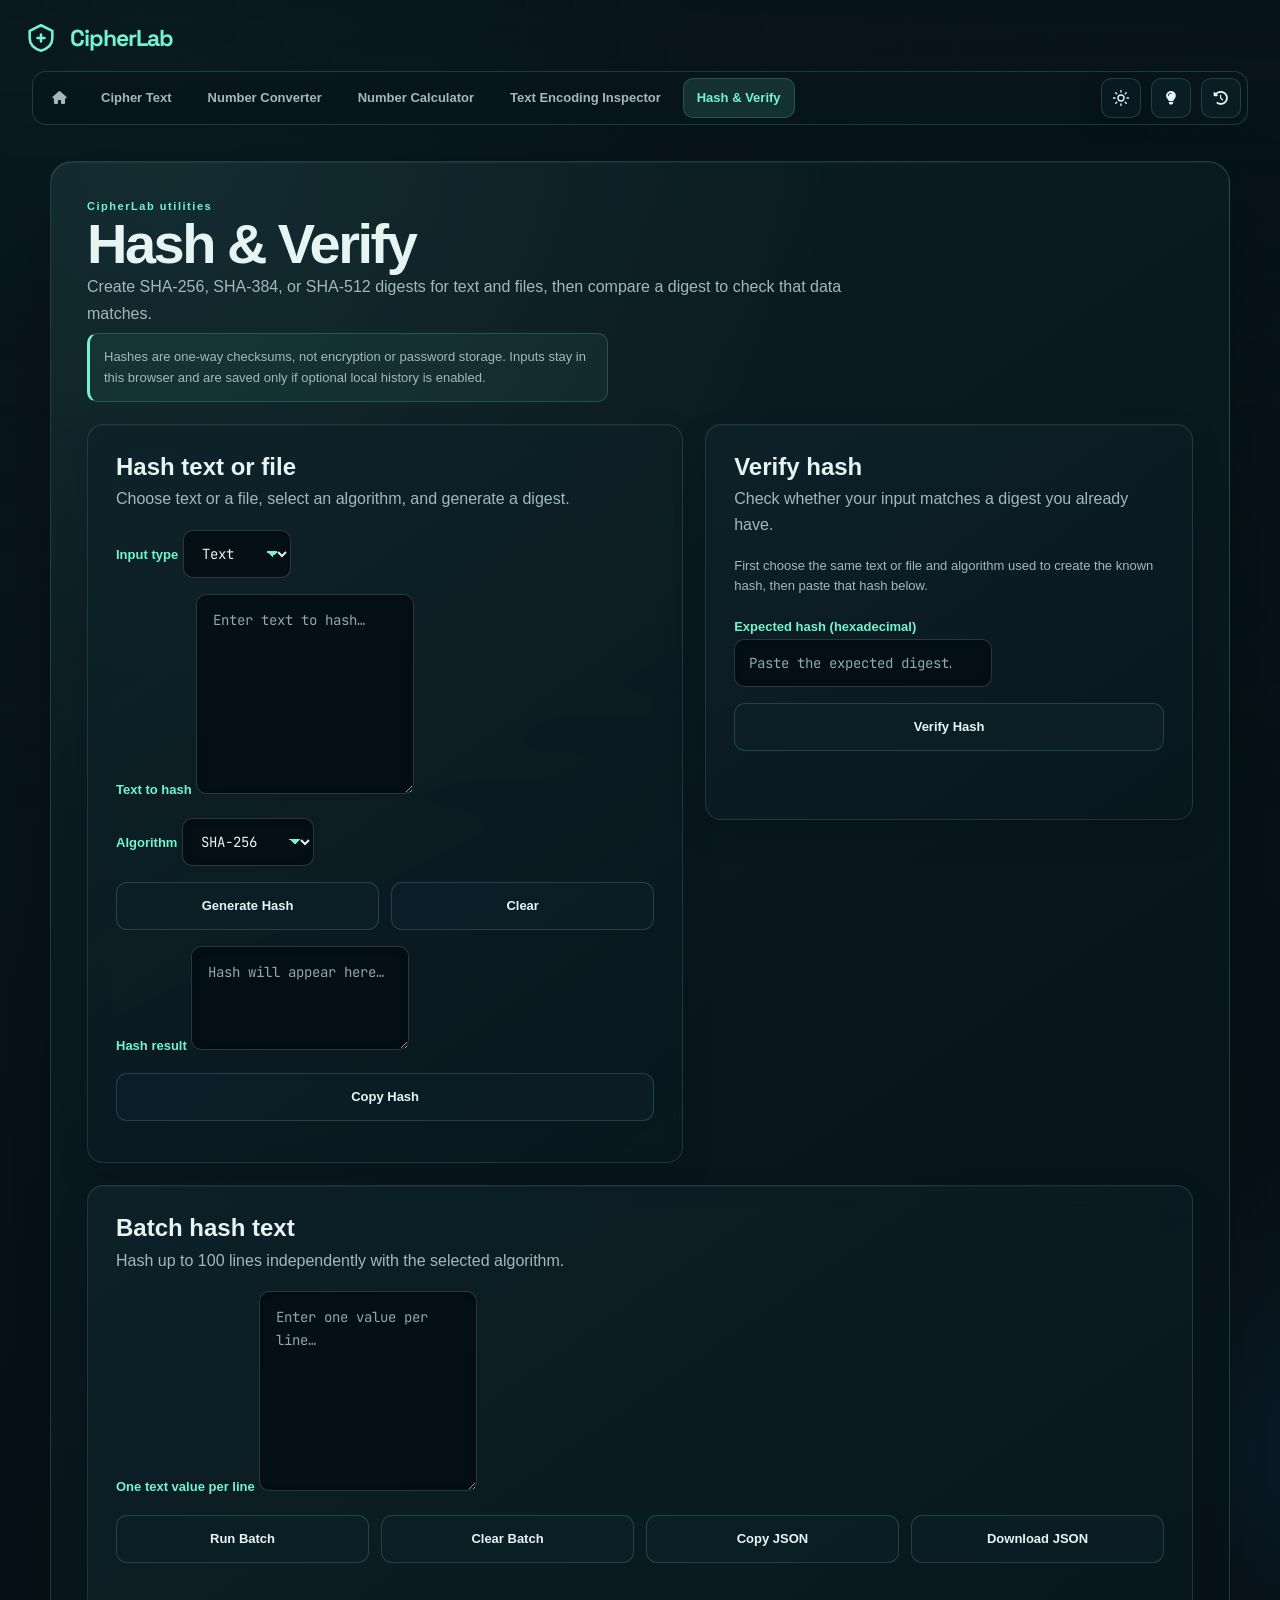
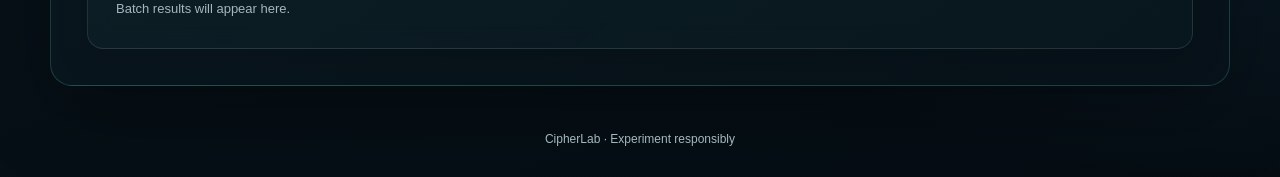
<file: hash-verify.html>
<!doctype html>
<html lang="en">
  <head>
    <meta charset="utf-8" />
    <meta name="viewport" content="width=device-width, initial-scale=1" />
    <meta name="theme-color" content="#071219" />
    <title>CipherLab — Hash &amp; Verify</title>
    <script src="theme.js"></script>
    <script src="history.js"></script>
    <link rel="preconnect" href="https://fonts.googleapis.com" />
    <link rel="preconnect" href="https://fonts.gstatic.com" crossorigin />
    <link
      href="https://fonts.googleapis.com/css2?family=JetBrains+Mono:wght@300;400;600&family=Space+Grotesk:wght@500;600;700&display=swap"
      rel="stylesheet"
    />
    <link
      rel="stylesheet"
      href="https://cdnjs.cloudflare.com/ajax/libs/font-awesome/6.7.2/css/all.min.css"
    />
    <link rel="stylesheet" href="style.css" />
  </head>
  <body class="tool-page">
    <a class="skip-link" href="#main-content">Skip to content</a>
    <div class="matrix"></div>
    <div class="tips-overlay">
      <button
        class="theme-toggle"
        type="button"
        data-theme-toggle
        aria-label="Switch to light theme"
        title="Switch to light theme"
        aria-pressed="false"
      >
        <svg
          class="theme-icon theme-icon-sun"
          viewBox="0 0 24 24"
          fill="none"
          stroke="currentColor"
          stroke-width="1.8"
          stroke-linecap="round"
          stroke-linejoin="round"
          aria-hidden="true"
          focusable="false"
        >
          <circle cx="12" cy="12" r="4" />
          <path d="M12 2v2m0 16v2M4.93 4.93l1.42 1.42m11.3 11.3 1.42 1.42M2 12h2m16 0h2M4.93 19.07l1.42-1.42m11.3-11.3 1.42-1.42" />
        </svg>
        <svg
          class="theme-icon theme-icon-moon"
          viewBox="0 0 24 24"
          fill="none"
          stroke="currentColor"
          stroke-width="1.8"
          stroke-linecap="round"
          stroke-linejoin="round"
          aria-hidden="true"
          focusable="false"
        >
          <path d="M20.5 15.5A8.5 8.5 0 0 1 8.5 3.5a8.6 8.6 0 1 0 12 12Z" />
        </svg>
      </button>
      <button
        class="link-btn hash-docs-button"
        id="openDocsBtn"
        type="button"
        aria-label="Hashing and verification tips"
        title="Hashing and verification tips"
        aria-haspopup="dialog"
        aria-controls="hashDocs"
      >
        <i class="fa-solid fa-lightbulb" aria-hidden="true"></i>
      </button>
    </div>

    <header class="topbar">
      <a class="brand" href="index.html" aria-label="CipherLab home">
        <svg
          class="brand-mark"
          viewBox="0 0 24 24"
          fill="none"
          stroke="currentColor"
          stroke-width="1.8"
          stroke-linecap="round"
          stroke-linejoin="round"
          aria-hidden="true"
          focusable="false"
        >
          <path d="M12 3 20 7v5c0 4.5-3.1 7.5-8 9-4.9-1.5-8-4.5-8-9V7l8-4Z" />
          <path d="M9.5 12h5M12 9.5v5" />
        </svg>
        CipherLab
      </a>
    </header>

    <nav class="tool-nav" aria-label="Tool navigation">
      <div class="nav-links">
        <a href="index.html" aria-label="Home" title="Home">
          <i class="fa-solid fa-house" aria-hidden="true"></i>
        </a>
        <a href="ciphertext.html">Cipher Text</a>
        <a href="numconv.html">Number Converter</a>
        <a href="numcalc.html">Number Calculator</a>
        <a href="encoding-inspector.html">Text Encoding Inspector</a>
        <a href="hash-verify.html" aria-current="page">Hash &amp; Verify</a>
      </div>
    </nav>

    <main class="center" id="main-content" tabindex="-1">
      <div class="cipher-shell hash-layout">
        <section class="workspace-intro" aria-label="Hash and verify overview">
          <div class="workspace-kicker">CipherLab utilities</div>
          <h1>Hash &amp; Verify</h1>
          <p>
            Create SHA-256, SHA-384, or SHA-512 digests for text and files, then
            compare a digest to check that data matches.
          </p>
          <p class="security-note">
            Hashes are one-way checksums, not encryption or password storage.
            Inputs stay in this browser and are saved only if optional local
            history is enabled.
          </p>
        </section>

        <section class="wire-panel hash-input-panel" aria-label="Hash text or file">
          <div class="panel-heading">
            <div>
              <h2>Hash text or file</h2>
              <p>Choose text or a file, select an algorithm, and generate a digest.</p>
            </div>
          </div>

          <div class="field-group">
            <label for="sourceMode">Input type</label>
            <select id="sourceMode" name="sourceMode">
              <option value="text">Text</option>
              <option value="file">File</option>
            </select>
          </div>

          <div class="field-group" id="textSource">
            <label for="textInput">Text to hash</label>
            <textarea
              id="textInput"
              name="textInput"
              autocomplete="off"
              spellcheck="false"
              placeholder="Enter text to hash…"
            ></textarea>
          </div>

          <div class="field-group" id="fileSource" hidden>
            <label for="fileInput">File to hash</label>
            <input id="fileInput" name="fileInput" type="file" />
            <p class="dev-bio">The selected file is read locally and is not uploaded.</p>
          </div>

          <div class="field-group">
            <label for="algorithm">Algorithm</label>
            <select id="algorithm" name="algorithm">
              <option value="SHA-256">SHA-256</option>
              <option value="SHA-384">SHA-384</option>
              <option value="SHA-512">SHA-512</option>
            </select>
          </div>

          <div class="controls">
            <button class="big-btn" id="hashBtn" type="button">Generate Hash</button>
            <button class="link-btn" id="clearBtn" type="button">Clear</button>
          </div>

          <div class="field-group">
            <label for="hashOutput">Hash result</label>
            <textarea
              id="hashOutput"
              class="hash-output"
              rows="3"
              readonly
              spellcheck="false"
              aria-live="polite"
              placeholder="Hash will appear here…"
            ></textarea>
          </div>
          <div class="controls">
            <button class="link-btn" id="copyHashBtn" type="button" disabled>
              Copy Hash
            </button>
          </div>
          <p id="hashStatus" class="dev-bio" role="status" aria-live="polite"></p>
        </section>

        <section class="wire-panel hash-verify-panel" aria-label="Verify a hash">
          <div class="panel-heading">
            <div>
              <h2>Verify hash</h2>
              <p>Check whether your input matches a digest you already have.</p>
            </div>
          </div>
          <p class="hash-section-note">
            First choose the same text or file and algorithm used to create the
            known hash, then paste that hash below.
          </p>
          <div class="field-group">
            <label for="expectedHash">Expected hash (hexadecimal)</label>
            <input
              id="expectedHash"
              name="expectedHash"
              type="text"
              autocomplete="off"
              spellcheck="false"
              placeholder="Paste the expected digest…"
            />
          </div>
          <div class="controls">
            <button class="big-btn" id="verifyBtn" type="button">Verify Hash</button>
          </div>
          <div
            id="verifyStatus"
            class="hash-verification-result"
            role="status"
            aria-live="polite"
          ></div>
        </section>

        <section class="wire-panel hash-batch-panel" aria-label="Batch hash text">
          <div class="panel-heading">
            <div>
              <h2>Batch hash text</h2>
              <p>
                Hash up to 100 lines independently with the selected algorithm.
              </p>
            </div>
          </div>
          <div class="field-group">
            <label for="batchInput">One text value per line</label>
            <textarea
              id="batchInput"
              name="batchInput"
              autocomplete="off"
              spellcheck="false"
              placeholder="Enter one value per line…"
            ></textarea>
          </div>
          <div class="controls">
            <button class="big-btn" id="batchBtn" type="button">Run Batch</button>
            <button class="link-btn" id="clearBatchBtn" type="button">Clear Batch</button>
            <button class="link-btn" id="copyBatchBtn" type="button" disabled>Copy JSON</button>
            <button class="link-btn" id="downloadBatchBtn" type="button" disabled>
              Download JSON
            </button>
          </div>
          <p id="batchStatus" class="dev-bio" role="status" aria-live="polite"></p>
          <ol
            id="batchOutput"
            class="batch-results hash-batch-results"
            aria-label="Batch hash results"
            aria-live="polite"
          ></ol>
          <p id="batchEmptyState" class="hash-empty-state">Batch results will appear here.</p>
        </section>
      </div>
    </main>

    <dialog
      class="hash-docs-dialog"
      id="hashDocs"
      aria-labelledby="hashDocsTitle"
    >
      <div class="hash-docs-header">
        <div>
          <p class="workspace-kicker">CipherLab guide</p>
          <h2 id="hashDocsTitle">How Hash &amp; Verify works</h2>
        </div>
        <button class="link-btn hash-docs-close" id="closeDocsBtn" type="button">
          Close
        </button>
      </div>
      <div class="hash-docs-content">
        <section>
          <h3>First: what is a hash?</h3>
          <p>
            A hash is a short digital fingerprint made from text or a file. If
            even one character or file byte changes, the fingerprint will
            almost certainly change too. Making the fingerprint is easy; using
            it to recover the original text or file is not practical. So a hash
            is not a way to hide or encrypt your message.
          </p>
          <p>
            For example, the word <code>hello</code> always produces the same
            SHA-256 hash. Change it to <code>Hello</code> with a capital H and
            the hash becomes completely different.
          </p>
        </section>
        <section>
          <h3>Hash text or file</h3>
          <p>
            Choose <strong>Text</strong> to type or paste words, or choose
            <strong>File</strong> to select a file from your device. Pick
            SHA-256, SHA-384, or SHA-512, then click <strong>Generate Hash</strong>.
            The result is a hexadecimal string: a sequence of numbers and
            letters from 0 to f. SHA-256 is a good default for ordinary
            integrity checks; the three options are different digest lengths
            of the SHA-2 family.
          </p>
          <p>
            <strong>Copy Hash</strong> copies the result. <strong>Clear</strong>
            removes the text, selected file, and verification value.
          </p>
        </section>
        <section>
          <h3>Verify hash</h3>
          <p>
            Use this when you already have a trusted hash for a file or text and
            want to check your copy. Select the same input and algorithm used
            for that trusted hash, paste it into <strong>Expected hash</strong>,
            and click <strong>Verify Hash</strong>. “Match” means the input
            produces that exact hash; “No match” means it does not. A match
            only helps if the expected hash came from a source you trust.
          </p>
        </section>
        <section>
          <h3>Batch hash text</h3>
          <p>
            Put one text value on each line and click <strong>Run Batch</strong>.
            Empty lines are skipped, and up to 100 non-empty lines are hashed
            separately using the selected algorithm. Each result shows its
            original line number, text, algorithm, and hash. <strong>Copy
            JSON</strong> or <strong>Download JSON</strong> gives you the
            results as structured data you can save or use elsewhere.
          </p>
        </section>
        <section>
          <h3>Privacy and safety</h3>
          <p>
            Hashing happens in your browser. Files are read locally; this tool
            does not upload or save your input. SHA hashes are not encryption
            and should not be used to store passwords. For sensitive files,
            compare hashes over a trusted channel.
          </p>
        </section>
      </div>
    </dialog>

    <footer class="footer">CipherLab · Experiment responsibly</footer>

    <script>
      const sourceMode = document.getElementById("sourceMode");
      const textSource = document.getElementById("textSource");
      const fileSource = document.getElementById("fileSource");
      const textInput = document.getElementById("textInput");
      const fileInput = document.getElementById("fileInput");
      const algorithm = document.getElementById("algorithm");
      const hashOutput = document.getElementById("hashOutput");
      const hashStatus = document.getElementById("hashStatus");
      const expectedHash = document.getElementById("expectedHash");
      const verifyStatus = document.getElementById("verifyStatus");
      const copyHashBtn = document.getElementById("copyHashBtn");
      const batchInput = document.getElementById("batchInput");
      const batchOutput = document.getElementById("batchOutput");
      const batchStatus = document.getElementById("batchStatus");
      const batchEmptyState = document.getElementById("batchEmptyState");
      const copyBatchBtn = document.getElementById("copyBatchBtn");
      const downloadBatchBtn = document.getElementById("downloadBatchBtn");
      const docsDialog = document.getElementById("hashDocs");
      const openDocsBtn = document.getElementById("openDocsBtn");
      let batchResults = null;
      let batchOperation = 0;
      let hashOperation = 0;

      function updateSourceMode() {
        const useFile = sourceMode.value === "file";
        textSource.hidden = useFile;
        fileSource.hidden = !useFile;
        clearHashResult();
      }

      function ensureCrypto() {
        if (!globalThis.crypto?.subtle) {
          throw new Error(
            "Web Crypto is unavailable. Open this page in a modern browser over HTTPS or localhost.",
          );
        }
      }

      async function getInputBytes() {
        if (sourceMode.value === "file") {
          const file = fileInput.files[0];
          if (!file) throw new Error("Choose a file to hash.");
          return new Uint8Array(await file.arrayBuffer());
        }
        return new TextEncoder().encode(textInput.value);
      }

      function toHex(bytes) {
        return Array.from(bytes, (byte) => byte.toString(16).padStart(2, "0")).join("");
      }

      async function hashBytes(bytes, algorithmName) {
        ensureCrypto();
        return toHex(new Uint8Array(await crypto.subtle.digest(algorithmName, bytes)));
      }

      async function hashCurrentInput() {
        ensureCrypto();
        return hashBytes(await getInputBytes(), algorithm.value);
      }

      function clearHashResult() {
        hashOperation += 1;
        hashOutput.value = "";
        hashStatus.textContent = "";
        verifyStatus.textContent = "";
        verifyStatus.removeAttribute("data-state");
        copyHashBtn.disabled = true;
      }

      sourceMode.addEventListener("change", updateSourceMode);
      textInput.addEventListener("input", clearHashResult);
      fileInput.addEventListener("change", clearHashResult);
      algorithm.addEventListener("change", clearHashResult);
      expectedHash.addEventListener("input", () => {
        hashOperation += 1;
        verifyStatus.textContent = "";
        verifyStatus.removeAttribute("data-state");
      });
      document.getElementById("hashBtn").addEventListener("click", async () => {
        clearHashResult();
        const operation = hashOperation;
        try {
          const result = await hashCurrentInput();
          if (operation !== hashOperation) return;
          hashOutput.value = result;
          copyHashBtn.disabled = false;
          hashStatus.textContent = `${algorithm.value} hash generated.`;
          const file = sourceMode.value === "file" ? fileInput.files[0] : null;
          CipherAppHistory.record({
            tool: "Hash & Verify",
            action: "Generate hash",
            input: file ? `File: ${file.name}` : textInput.value,
            output: result,
            settings: {
              source: file ? "file" : "text",
              algorithm: algorithm.value,
              ...(file ? { fileName: file.name, fileSize: file.size } : {}),
            },
          });
        } catch (error) {
          if (operation === hashOperation) hashStatus.textContent = error.message;
        }
      });

      document.getElementById("verifyBtn").addEventListener("click", async () => {
        const operation = ++hashOperation;
        verifyStatus.textContent = "";
        verifyStatus.removeAttribute("data-state");
        const expected = expectedHash.value.trim().toLowerCase();
        const expectedLength = { "SHA-256": 64, "SHA-384": 96, "SHA-512": 128 }[
          algorithm.value
        ];
        if (!new RegExp(`^[0-9a-f]{${expectedLength}}$`).test(expected)) {
          verifyStatus.textContent =
            `Enter a ${expectedLength}-character hexadecimal ${algorithm.value} digest.`;
          return;
        }
        try {
          const actual = await hashCurrentInput();
          if (operation !== hashOperation) return;
          hashOutput.value = actual;
          copyHashBtn.disabled = false;
          const matches = actual === expected;
          verifyStatus.dataset.state = matches ? "match" : "mismatch";
          verifyStatus.textContent = matches
            ? "Match: the input produces the expected hash."
            : "No match: the input does not produce the expected hash.";
          const file = sourceMode.value === "file" ? fileInput.files[0] : null;
          CipherAppHistory.record({
            tool: "Hash & Verify",
            action: "Verify hash",
            input: file ? `File: ${file.name}` : textInput.value,
            output: {
              actual,
              expected: expectedHash.value.trim(),
              matches,
            },
            settings: {
              source: file ? "file" : "text",
              algorithm: algorithm.value,
              ...(file ? { fileName: file.name, fileSize: file.size } : {}),
            },
          });
        } catch (error) {
          if (operation === hashOperation) verifyStatus.textContent = error.message;
        }
      });

      document.getElementById("clearBtn").addEventListener("click", () => {
        textInput.value = "";
        fileInput.value = "";
        expectedHash.value = "";
        clearHashResult();
        textInput.focus();
      });

      copyHashBtn.addEventListener("click", async () => {
        try {
          await navigator.clipboard.writeText(hashOutput.value);
          hashStatus.textContent = "Hash copied.";
        } catch {
          hashStatus.textContent =
            "Clipboard access failed. Select and copy the hash manually.";
        }
      });

      function clearBatch() {
        batchOperation += 1;
        batchResults = null;
        batchOutput.replaceChildren();
        batchEmptyState.hidden = false;
        batchStatus.textContent = "";
        copyBatchBtn.disabled = true;
        downloadBatchBtn.disabled = true;
      }

      algorithm.addEventListener("change", clearBatch);
      batchInput.addEventListener("input", clearBatch);

      function renderBatchResults(results) {
        batchOutput.replaceChildren(
          ...results.map((result) => {
            const item = document.createElement("li");
            item.className = "batch-result";

            const heading = document.createElement("div");
            heading.className = "batch-result-heading";
            const line = document.createElement("strong");
            line.textContent = `Line ${result.line}`;
            const algorithmName = document.createElement("span");
            algorithmName.textContent = result.algorithm;
            heading.append(line, algorithmName);

            const inputLabel = document.createElement("strong");
            inputLabel.textContent = "Input";
            const inputText = document.createElement("pre");
            inputText.textContent = result.input;

            const hashLabel = document.createElement("strong");
            hashLabel.textContent = "Hash";
            const hashText = document.createElement("pre");
            hashText.textContent = result.hash;

            item.append(heading, inputLabel, inputText, hashLabel, hashText);
            return item;
          }),
        );
        batchEmptyState.hidden = results.length > 0;
      }

      document.getElementById("batchBtn").addEventListener("click", async () => {
        clearBatch();
        const operation = batchOperation;
        const lines = batchInput.value
          .split(/\r?\n/)
          .map((text, index) => ({ line: index + 1, text }))
          .filter(({ text }) => text.trim());
        if (!lines.length) {
          batchStatus.textContent = "Enter at least one non-empty line.";
          return;
        }
        if (lines.length > 100) {
          batchStatus.textContent = "A batch can contain at most 100 non-empty lines.";
          return;
        }
        try {
          ensureCrypto();
          const selectedAlgorithm = algorithm.value;
          const results = [];
          for (const { line, text } of lines) {
            results.push({
              line,
              input: text,
              algorithm: selectedAlgorithm,
              hash: await hashBytes(
                new TextEncoder().encode(text),
                selectedAlgorithm,
              ),
            });
            if (operation !== batchOperation) return;
          }
          batchResults = results;
          renderBatchResults(results);
          copyBatchBtn.disabled = false;
          downloadBatchBtn.disabled = false;
          batchStatus.textContent =
            `${results.length} line(s) hashed with ${selectedAlgorithm}.`;
          CipherAppHistory.record({
            tool: "Hash & Verify",
            action: "Batch hash",
            input: batchInput.value,
            output: results,
            settings: { algorithm: selectedAlgorithm },
          });
        } catch (error) {
          if (operation === batchOperation) batchStatus.textContent = error.message;
        }
      });

      document.getElementById("clearBatchBtn").addEventListener("click", () => {
        batchInput.value = "";
        clearBatch();
        batchInput.focus();
      });

      copyBatchBtn.addEventListener("click", async () => {
        if (!batchResults) return;
        try {
          await navigator.clipboard.writeText(JSON.stringify(batchResults, null, 2));
          batchStatus.textContent = "Batch JSON copied.";
        } catch {
          batchStatus.textContent =
            "Clipboard access failed. Select and copy the results manually.";
        }
      });

      downloadBatchBtn.addEventListener("click", () => {
        if (!batchResults) return;
        const file = new Blob([JSON.stringify(batchResults, null, 2)], {
          type: "application/json;charset=utf-8",
        });
        const url = URL.createObjectURL(file);
        const link = document.createElement("a");
        link.href = url;
        link.download = "cipherapp-hash-batch.json";
        link.click();
        setTimeout(() => URL.revokeObjectURL(url), 1000);
      });

      openDocsBtn.addEventListener("click", () => docsDialog.showModal());
      document
        .getElementById("closeDocsBtn")
        .addEventListener("click", () => docsDialog.close());
      docsDialog.addEventListener("click", (event) => {
        if (event.target === docsDialog) docsDialog.close();
      });
    </script>
  </body>
</html>
</file>
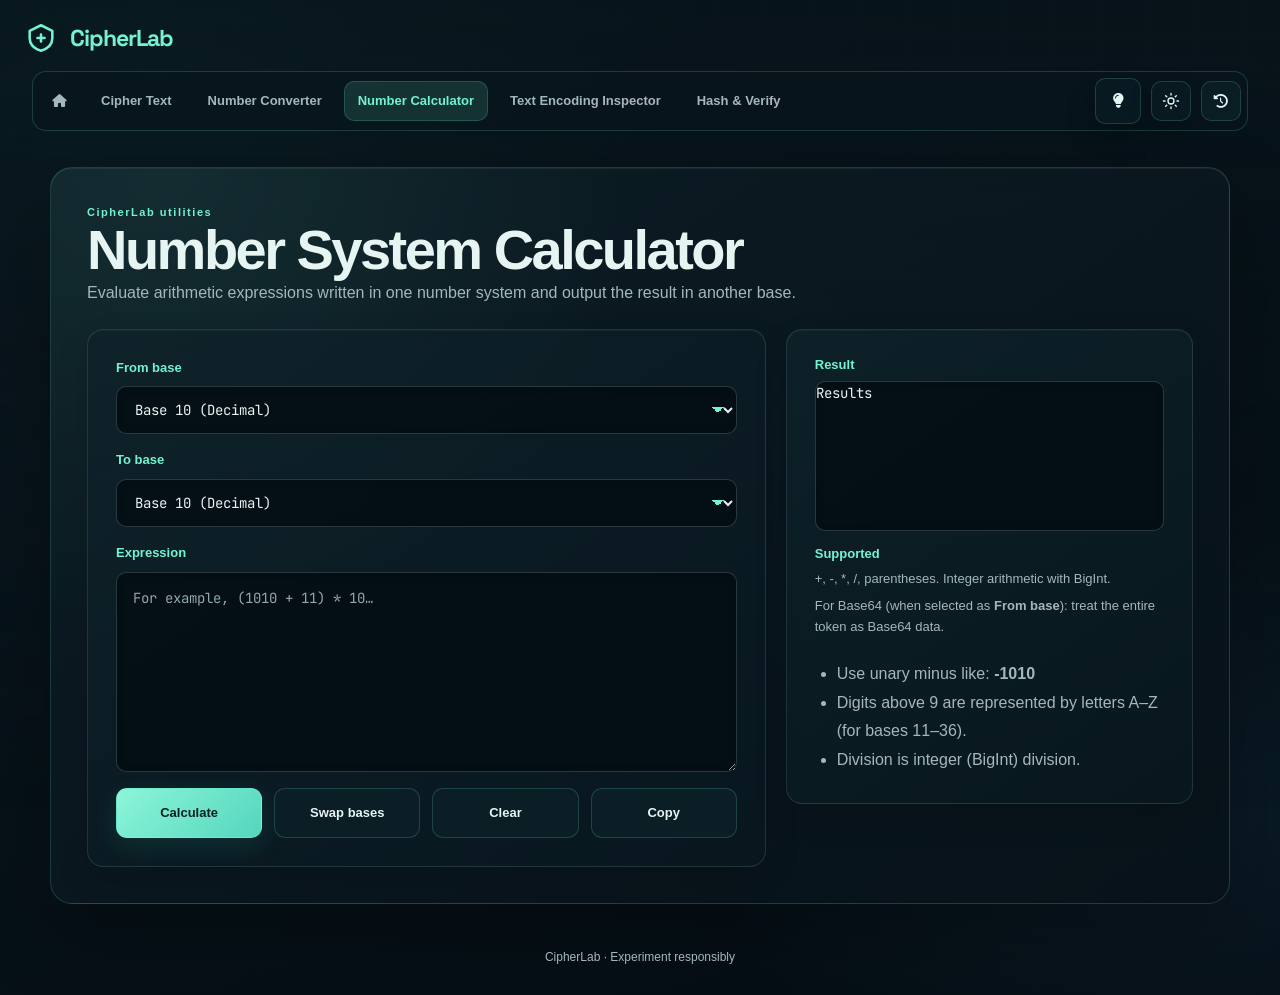
<file: numcalc.html>
<!doctype html>
<html lang="en">
  <head>
    <meta charset="utf-8" />
    <meta name="viewport" content="width=device-width, initial-scale=1" />
    <meta name="theme-color" content="#071219" />
    <title>CipherLab — Number System Calculator</title>
    <script src="theme.js"></script>
    <script src="history.js"></script>
    <link rel="preconnect" href="https://fonts.googleapis.com" />
    <link rel="preconnect" href="https://fonts.gstatic.com" crossorigin />
    <link
      href="https://fonts.googleapis.com/css2?family=JetBrains+Mono:wght@300;400;600&family=Space+Grotesk:wght@500;600;700&display=swap"
      rel="stylesheet"
    />
    <link
      rel="stylesheet"
      href="https://cdnjs.cloudflare.com/ajax/libs/font-awesome/6.7.2/css/all.min.css"
    />
    <link rel="stylesheet" href="style.css" />
  </head>
  <body class="tool-page">
    <a class="skip-link" href="#main-content">Skip to content</a>
    <div class="matrix"></div>
    <header class="topbar">
      <a class="brand" href="index.html" aria-label="CipherLab home">
        <svg
          class="brand-mark"
          viewBox="0 0 24 24"
          fill="none"
          stroke="currentColor"
          stroke-width="1.8"
          stroke-linecap="round"
          stroke-linejoin="round"
          aria-hidden="true"
          focusable="false"
        >
          <path d="M12 3 20 7v5c0 4.5-3.1 7.5-8 9-4.9-1.5-8-4.5-8-9V7l8-4Z" />
          <path d="M9.5 12h5M12 9.5v5" />
        </svg>
        CipherLab
      </a>
    </header>

    <div class="tips-overlay">
      <button
        class="tips-toggle"
        id="tipsToggle"
        aria-expanded="false"
        aria-controls="tipsPopup"
        aria-label="Calculator tips"
        title="Calculator tips"
      >
        <i class="fa-solid fa-lightbulb" aria-hidden="true"></i>
      </button>
      <button
        class="theme-toggle"
        type="button"
        data-theme-toggle
        aria-label="Switch to light theme"
        title="Switch to light theme"
        aria-pressed="false"
      >
        <svg
          class="theme-icon theme-icon-sun"
          viewBox="0 0 24 24"
          fill="none"
          stroke="currentColor"
          stroke-width="1.8"
          stroke-linecap="round"
          stroke-linejoin="round"
          aria-hidden="true"
          focusable="false"
        >
          <circle cx="12" cy="12" r="4" />
          <path d="M12 2v2m0 16v2M4.93 4.93l1.42 1.42m11.3 11.3 1.42 1.42M2 12h2m16 0h2M4.93 19.07l1.42-1.42m11.3-11.3 1.42-1.42" />
        </svg>
        <svg
          class="theme-icon theme-icon-moon"
          viewBox="0 0 24 24"
          fill="none"
          stroke="currentColor"
          stroke-width="1.8"
          stroke-linecap="round"
          stroke-linejoin="round"
          aria-hidden="true"
          focusable="false"
        >
          <path d="M20.5 15.5A8.5 8.5 0 0 1 8.5 3.5a8.6 8.6 0 1 0 12 12Z" />
        </svg>
      </button>
      <div
        class="tips-popup"
        id="tipsPopup"
        role="dialog"
        aria-labelledby="tipsTitle"
        hidden
      >
        <h2 id="tipsTitle">Number Calculator Tips</h2>
        <ul>
          <li>
            Enter expressions using numbers in the selected <b>From base</b>.
          </li>
          <li>
            Operators: <b>+</b> <b>-</b> <b>*</b> <b>/</b> and parentheses.
          </li>
          <li>Use unary minus like: <b>-1010</b>.</li>
          <li>Digits: 0–9 then A–Z for values 10–35.</li>
          <li>Base64 is supported when selected as the <b>From base</b>.</li>
          <li>Division is integer (BigInt) division.</li>
        </ul>
      </div>
    </div>

    <nav class="tool-nav" aria-label="Tool navigation">
      <div class="nav-links">
        <a href="index.html" aria-label="Home" title="Home">
          <i class="fa-solid fa-house" aria-hidden="true"></i>
        </a>
        <a href="ciphertext.html">Cipher Text</a>
        <a href="numconv.html">Number Converter</a>
        <a href="numcalc.html" aria-current="page">Number Calculator</a>
        <a href="encoding-inspector.html">Text Encoding Inspector</a>
        <a href="hash-verify.html">Hash &amp; Verify</a>
      </div>
    </nav>

    <main class="center" id="main-content" tabindex="-1">
      <div class="cipher-shell calculator-layout">
        <section class="workspace-intro" aria-label="Number calculator overview">
          <div class="workspace-kicker">CipherLab utilities</div>
          <h1>Number System Calculator</h1>
          <p>
            Evaluate arithmetic expressions written in one number system and
            output the result in another base.
          </p>
        </section>

        <div class="panel-grid">
          <section class="panel-card">
            <div class="field-group">
              <label for="fromBase">From base</label>
              <select id="fromBase" name="fromBase" autocomplete="off">
                <option value="2">Base 2 (Binary)</option>
                <option value="3">Base 3</option>
                <option value="4">Base 4</option>
                <option value="5">Base 5</option>
                <option value="6">Base 6</option>
                <option value="7">Base 7</option>
                <option value="8">Base 8 (Octal)</option>
                <option value="9">Base 9</option>
                <option value="10" selected>Base 10 (Decimal)</option>
                <option value="11">Base 11</option>
                <option value="12">Base 12</option>
                <option value="13">Base 13</option>
                <option value="14">Base 14</option>
                <option value="15">Base 15</option>
                <option value="16">Base 16 (Hexadecimal)</option>
                <option value="17">Base 17</option>
                <option value="18">Base 18</option>
                <option value="19">Base 19</option>
                <option value="20">Base 20</option>
                <option value="21">Base 21</option>
                <option value="22">Base 22</option>
                <option value="23">Base 23</option>
                <option value="24">Base 24</option>
                <option value="25">Base 25</option>
                <option value="26">Base 26</option>
                <option value="27">Base 27</option>
                <option value="28">Base 28</option>
                <option value="29">Base 29</option>
                <option value="30">Base 30</option>
                <option value="31">Base 31</option>
                <option value="32">Base 32</option>
                <option value="33">Base 33</option>
                <option value="34">Base 34</option>
                <option value="35">Base 35</option>
                <option value="36">Base 36 (Alphanumeric)</option>
                <option value="base64">Base 64 (Base64)</option>
              </select>
            </div>

            <div class="field-group">
              <label for="toBase">To base</label>
              <select id="toBase" name="toBase" autocomplete="off">
                <option value="2">Base 2 (Binary)</option>
                <option value="3">Base 3</option>
                <option value="4">Base 4</option>
                <option value="5">Base 5</option>
                <option value="6">Base 6</option>
                <option value="7">Base 7</option>
                <option value="8">Base 8 (Octal)</option>
                <option value="9">Base 9</option>
                <option value="10" selected>Base 10 (Decimal)</option>
                <option value="11">Base 11</option>
                <option value="12">Base 12</option>
                <option value="13">Base 13</option>
                <option value="14">Base 14</option>
                <option value="15">Base 15</option>
                <option value="16">Base 16 (Hexadecimal)</option>
                <option value="17">Base 17</option>
                <option value="18">Base 18</option>
                <option value="19">Base 19</option>
                <option value="20">Base 20</option>
                <option value="21">Base 21</option>
                <option value="22">Base 22</option>
                <option value="23">Base 23</option>
                <option value="24">Base 24</option>
                <option value="25">Base 25</option>
                <option value="26">Base 26</option>
                <option value="27">Base 27</option>
                <option value="28">Base 28</option>
                <option value="29">Base 29</option>
                <option value="30">Base 30</option>
                <option value="31">Base 31</option>
                <option value="32">Base 32</option>
                <option value="33">Base 33</option>
                <option value="34">Base 34</option>
                <option value="35">Base 35</option>
                <option value="36">Base 36 (Alphanumeric)</option>
                <option value="base64">Base 64 (Base64)</option>
              </select>
            </div>

            <div class="field-group">
              <label for="expressionInput">Expression</label>
              <textarea
                id="expressionInput"
                name="expression"
                autocomplete="off"
                spellcheck="false"
                placeholder="For example, (1010 + 11) * 10…"
              ></textarea>
            </div>

            <div class="controls">
              <button class="big-btn control-title" id="calcBtn">Calculate</button>
              <button class="link-btn" id="swapBasesBtn">Swap bases</button>
              <button class="link-btn" id="clearBtn">Clear</button>
              <button class="link-btn" id="copyBtn" title="Copy result">
                Copy
              </button>
            </div>
          </section>

          <aside class="panel-card right">
            <div class="field-group" style="margin-top: 0">
              <h2 class="output-label">Result</h2>
              <div id="calcOutput" class="output-area" aria-live="polite">
                Results
              </div>
            </div>

            <div class="field-group">
              <h2 class="output-label">Supported</h2>
              <div
                style="color: var(--muted); font-size: 13px; line-height: 1.6"
              >
                +, -, *, /, parentheses. Integer arithmetic with BigInt.
                <div style="margin-top: 6px">
                  For Base64 (when selected as <b>From base</b>): treat the
                  entire token as Base64 data.
                </div>
              </div>
              <ul class="hint-list">
                <li>Use unary minus like: <b>-1010</b></li>
                <li>
                  Digits above 9 are represented by letters A–Z (for bases
                  11–36).
                </li>
                <li>Division is integer (BigInt) division.</li>
              </ul>
            </div>
          </aside>
        </div>
      </div>
    </main>

    <footer class="footer">CipherLab · Experiment responsibly</footer>

    <script>
      const input = document.getElementById("expressionInput");
      const output = document.getElementById("calcOutput");
      const fromBase = document.getElementById("fromBase");
      const toBase = document.getElementById("toBase");
      const calcBtn = document.getElementById("calcBtn");
      const swapBasesBtn = document.getElementById("swapBasesBtn");
      const copyBtn = document.getElementById("copyBtn");
      const clearBtn = document.getElementById("clearBtn");

      const DIGITS = "0123456789ABCDEFGHIJKLMNOPQRSTUVWXYZ";

      function normalizeNumber(value) {
        return String(value)
          .replace(/[\s_]+/g, "")
          .toUpperCase();
      }

      function base64ToBytes(value) {
        try {
          const normalized = String(value).replace(/\s+/g, "");
          const decoded = atob(normalized);
          return Uint8Array.from(decoded, (c) => c.charCodeAt(0));
        } catch {
          throw new Error("Invalid Base64 input.");
        }
      }

      function bytesToBase64(bytes) {
        return btoa(String.fromCharCode(...bytes));
      }

      function bytesToBigInt(bytes) {
        let result = 0n;
        for (const byte of bytes) result = (result << 8n) | BigInt(byte);
        return result;
      }

      function bigIntToBytes(value) {
        if (value === 0n) return new Uint8Array([0]);
        if (value < 0n)
          throw new Error("Base64 output does not support negative values.");

        let n = value;
        const bytes = [];
        while (n > 0n) {
          bytes.unshift(Number(n & 0xffn));
          n >>= 8n;
        }
        return new Uint8Array(bytes);
      }

      function parseBigInt(value, base) {
        let sign = "";
        let str = String(value).trim();

        if (str.startsWith("+")) {
          str = str.slice(1);
        } else if (str.startsWith("-")) {
          sign = "-";
          str = str.slice(1);
        }

        str = normalizeNumber(str);
        if (!str) throw new Error("Enter a valid number token.");

        const bigBase = BigInt(base);
        let result = 0n;

        for (const char of str) {
          const digitValue = DIGITS.indexOf(char);
          if (digitValue === -1 || digitValue >= base) {
            throw new Error(`Invalid digit “${char}” for base ${base}.`);
          }
          result = result * bigBase + BigInt(digitValue);
        }

        return sign === "-" ? -result : result;
      }

      function formatBigInt(value, base) {
        if (value === 0n) return "0";
        if (base === 10) return value.toString(10);

        const sign = value < 0n ? "-" : "";
        let n = value < 0n ? -value : value;

        const b = BigInt(base);
        let chars = "";
        while (n > 0n) {
          const rem = n % b;
          chars = DIGITS[Number(rem)] + chars;
          n = n / b;
        }
        return sign + chars;
      }

      function parseValue(sourceValue, mode) {
        if (mode === "base64") {
          const bytes = base64ToBytes(sourceValue);
          return bytesToBigInt(bytes);
        }
        return parseBigInt(sourceValue, Number(mode));
      }

      function formatValue(value, mode) {
        if (mode === "base64") {
          return bytesToBase64(bigIntToBytes(value));
        }
        return formatBigInt(value, Number(mode));
      }

      function formatWithSubscript(valueStr, mode) {
        // Show the converted value with a subscript for the output base.
        const label = mode === "base64" ? "64" : String(mode);
        return `${valueStr}<sub>${label}</sub>`;
      }

      // Tokenize expression into: numbers (in base), operators, parentheses
      function tokenize(expr) {
        const s = expr.replace(/\s+/g, "");
        const tokens = [];
        let i = 0;

        const isDigitChar = (ch) => {
          const u = ch.toUpperCase();
          return DIGITS.includes(u);
        };

        while (i < s.length) {
          const ch = s[i];

          if (
            ch === "+" ||
            ch === "*" ||
            ch === "/" ||
            ch === "(" ||
            ch === ")" ||
            ch === "-"
          ) {
            // Unary minus handling: if '-' appears where a number is expected, attach it to the next number token.
            if (
              ch === "-" &&
              (tokens.length === 0 ||
                ["+", "-", "*", "/", "("].includes(tokens[tokens.length - 1]))
            ) {
              // parse negative number token
              let j = i + 1;
              if (j >= s.length) throw new Error("Invalid expression.");
              while (j < s.length && (isDigitChar(s[j]) || s[j] === "=")) {
                // base digits: 0-9A-Z. '=' only relevant for base64 tokens; we accept it as part of token.
                // also allow '+' and '/'? they appear in base64 tokens; base64 also contains '+' and '/'.
                // We cannot robustly tokenize base64 tokens without knowing mode; handled later by parseValue.
                // For base64 mode we allow broader token chars.
                j++;
              }
              // Special handling: if next token is base64, it may include '=' '+' '/' chars.
              // So we instead just parse until we hit an operator/paren that cannot appear in base64 token.
              // We'll do a second pass token parsing for base64 using a simpler approach.
            }

            tokens.push(ch);
            i++;
            continue;
          }

          if (ch === "-" && i > 0) {
            // handled above by unary logic; fallthrough not needed
          }

          if (isDigitChar(ch) || ch === "=") {
            let j = i;
            while (j < s.length) {
              const c = s[j];
              // Operators/parentheses terminate a number token
              if (["+", "*", "/", "(", ")"].includes(c)) break;
              // '-' inside a base64 token is possible, but our expression grammar uses '-' operator.
              // Accept '-' only if it's not an operator boundary (i.e., part of a token). We keep it simple here.
              if (c === "-") {
                // If '-' would terminate (binary minus), break
                break;
              }
              j++;
            }
            tokens.push(s.slice(i, j));
            i = j;
            continue;
          }

          // If base64 is used, tokens may include '+', '/', '='.
          // In that case, our operators (+ - * /) conflict with base64 characters.
          // To keep behavior predictable, we require base64 mode expressions to use only base64 tokens
          // separated by spaces or underscores, and operators remain + - * /.
          // We'll treat any contiguous run of base64 characters (A-Z a-z 0-9 + / =) as a token
          // until we hit an operator/paren.

          if (/[a-zA-Z0-9+=/]/.test(ch)) {
            let j = i;
            while (j < s.length) {
              const c = s[j];
              if (["*", "/", "(", ")"].includes(c)) break;
              // '+' is ambiguous between operator and base64; if '+' appears with surrounding spaces removed,
              // we already removed spaces, so '+' becomes operator boundary. This limits base64 expressions.
              // We'll stop token on '+' and '-' to avoid swallowing operators.
              if (c === "+" || c === "-") break;
              j++;
            }
            tokens.push(s.slice(i, j));
            i = j;
            continue;
          }

          throw new Error(`Unexpected character “${ch}” in expression.`);
        }

        return tokens;
      }

      // Convert tokens to RPN using shunting-yard
      const PREC = { "+": 1, "-": 1, "*": 2, "/": 2 };

      function toRpn(tokens) {
        const output = [];
        const stack = [];

        for (let k = 0; k < tokens.length; k++) {
          const t = tokens[k];
          if (t === "(") {
            stack.push(t);
            continue;
          }
          if (t === ")") {
            while (stack.length && stack[stack.length - 1] !== "(") {
              output.push(stack.pop());
            }
            if (!stack.length) throw new Error("Mismatched parentheses.");
            stack.pop();
            continue;
          }

          if (["+", "-", "*", "/"].includes(t)) {
            while (
              stack.length &&
              ["+", "-", "*", "/"].includes(stack[stack.length - 1]) &&
              PREC[stack[stack.length - 1]] >= PREC[t]
            ) {
              output.push(stack.pop());
            }
            stack.push(t);
            continue;
          }

          // number token
          output.push(t);
        }

        while (stack.length) {
          const op = stack.pop();
          if (["+", "-", "*", "/"].includes(op)) output.push(op);
          else throw new Error("Mismatched parentheses.");
        }

        return output;
      }

      function evalRpn(rpn, mode) {
        const stack = [];
        for (const t of rpn) {
          if (["+", "-", "*", "/"].includes(t)) {
            if (stack.length < 2) throw new Error("Invalid expression.");
            const b = stack.pop();
            const a = stack.pop();

            let r;
            if (t === "+") r = a + b;
            else if (t === "-") r = a - b;
            else if (t === "*") r = a * b;
            else if (t === "/") {
              if (b === 0n) throw new Error("Division by zero.");
              r = a / b; // BigInt integer division
            }
            stack.push(r);
          } else {
            stack.push(parseValue(t, mode));
          }
        }
        if (stack.length !== 1) throw new Error("Invalid expression.");
        return stack[0];
      }

      function calculate() {
        const expr = input.value.trim();
        if (!expr) {
          output.textContent = "Enter an expression.";
          return;
        }

        try {
          const tokens = tokenize(expr);
          const rpn = toRpn(tokens);
          const result = evalRpn(rpn, fromBase.value);
          const valueStr = formatValue(result, toBase.value);
          output.innerHTML = formatWithSubscript(valueStr, toBase.value);
          CipherAppHistory.record({
            tool: "Number Calculator",
            action: "Calculate",
            input: expr,
            output: valueStr,
            settings: {
              fromBase: fromBase.value,
              toBase: toBase.value,
            },
          });
        } catch (err) {
          output.textContent = err?.message || "Invalid expression.";
        }
      }

      function performCopy() {
        const text = output.textContent;

        if (!text || text === "Results") return;
        navigator.clipboard
          .writeText(text)
          .then(() => {
            const orig = copyBtn.textContent;
            copyBtn.textContent = "Copied!";
            setTimeout(() => {
              copyBtn.textContent = orig;
            }, 1200);
          })
          .catch(() => {
            output.textContent = "Unable to copy to clipboard.";
          });
      }

      calcBtn.addEventListener("click", calculate);
      swapBasesBtn.addEventListener("click", () => {
        const prev = fromBase.value;
        fromBase.value = toBase.value;
        toBase.value = prev;
        calculate();
      });
      clearBtn.addEventListener("click", () => {
        input.value = "";
        output.textContent = "Results";
      });
      copyBtn.addEventListener("click", performCopy);

      // Live shortcut
      input.addEventListener("keydown", (e) => {
        if (e.key === "Enter" && (e.ctrlKey || e.metaKey)) calculate();
      });

      function closeTips() {
        const overlay = document.querySelector(".tips-overlay");
        overlay.classList.remove("open");
        const toggle = document.getElementById("tipsToggle");
        if (toggle) toggle.setAttribute("aria-expanded", "false");
      }

      const tipsOverlay = document.querySelector(".tips-overlay");
      const tipsToggle = document.getElementById("tipsToggle");
      const tipsPopup = document.getElementById("tipsPopup");

      if (tipsToggle && tipsPopup) {
        tipsToggle.addEventListener("click", (event) => {
          event.stopPropagation();
          const isOpen = tipsOverlay.classList.toggle("open");
          tipsToggle.setAttribute("aria-expanded", String(isOpen));
        });

        tipsPopup.addEventListener("click", (event) => {
          event.stopPropagation();
        });

        document.addEventListener("click", (event) => {
          if (!tipsOverlay.contains(event.target)) closeTips();
        });

        document.addEventListener("keydown", (event) => {
          if (event.key === "Escape") closeTips();
        });
      }
    </script>
  </body>
</html>
</file>
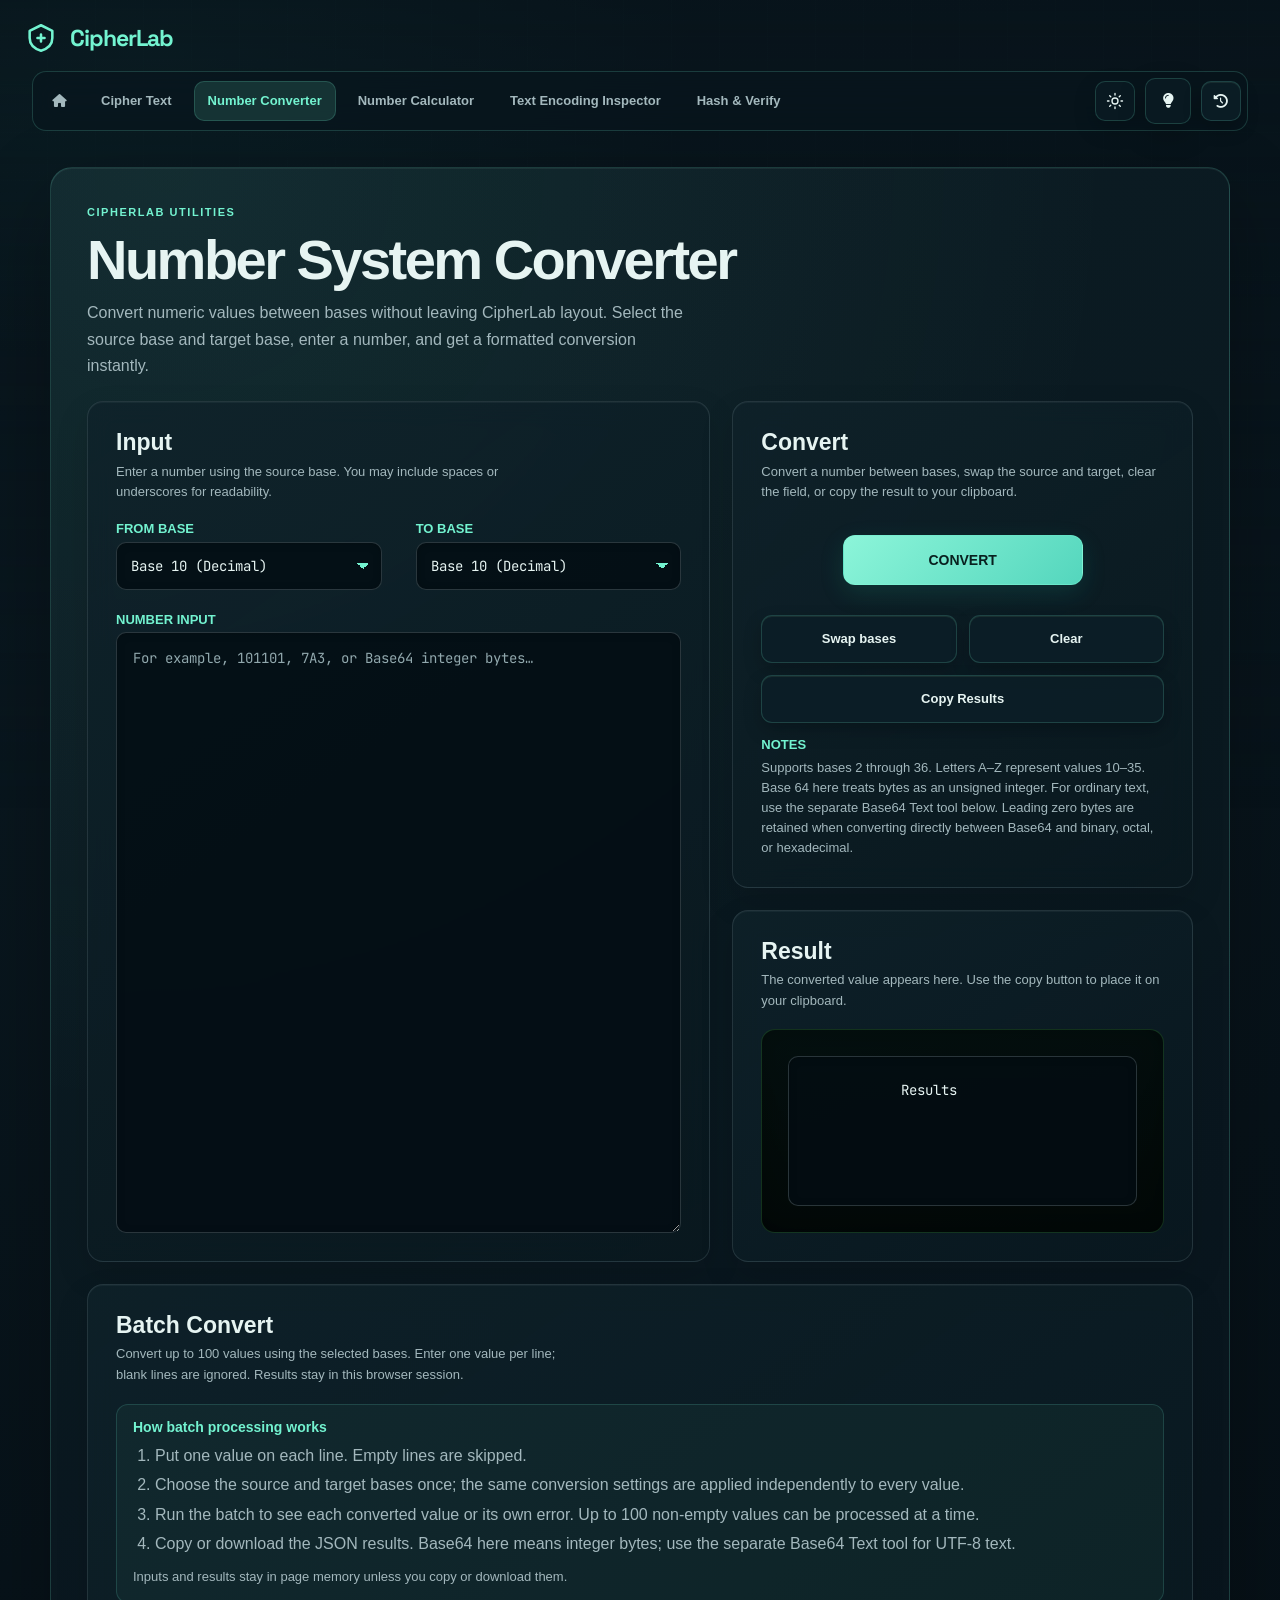
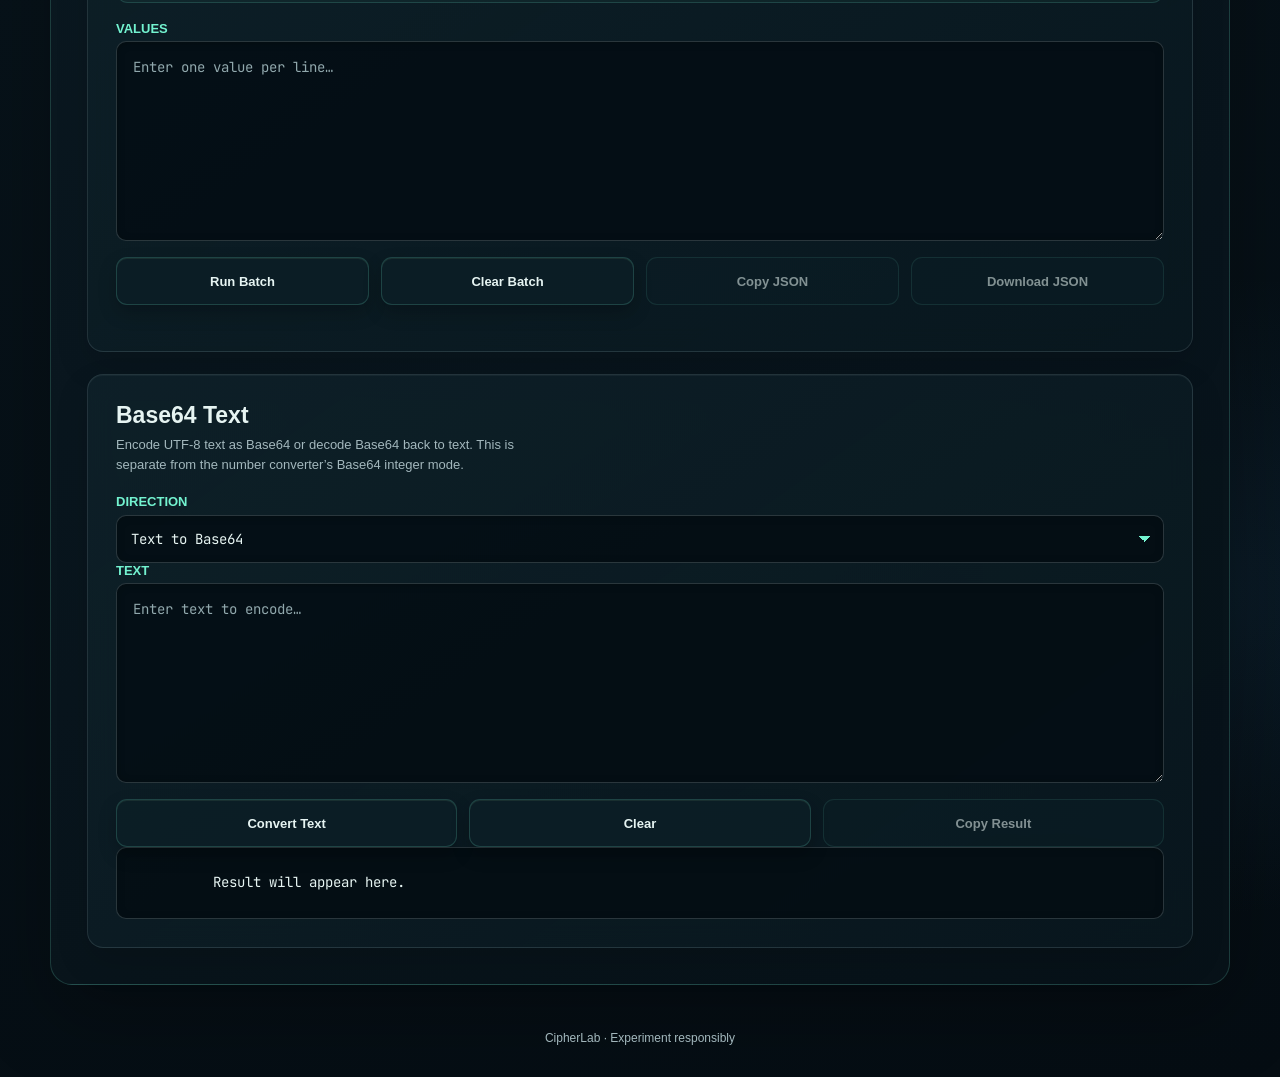
<file: numconv.html>
<!doctype html>
<html lang="en">
  <head>
    <meta charset="utf-8" />
    <meta name="viewport" content="width=device-width, initial-scale=1" />
    <meta name="theme-color" content="#071219" />
    <title>CipherLab — Number Converter</title>
    <script src="theme.js"></script>
    <script src="history.js"></script>
    <link rel="preconnect" href="https://fonts.googleapis.com" />
    <link rel="preconnect" href="https://fonts.gstatic.com" crossorigin />
    <link
      href="https://fonts.googleapis.com/css2?family=JetBrains+Mono:wght@300;400;600&family=Space+Grotesk:wght@500;600;700&display=swap"
      rel="stylesheet"
    />
    <link
      rel="stylesheet"
      href="https://cdnjs.cloudflare.com/ajax/libs/font-awesome/6.7.2/css/all.min.css"
    />

    <style>
      body {
        background:
          radial-gradient(
            circle at 14% 8%,
            rgba(57, 255, 20, 0.15),
            transparent 28%
          ),
          radial-gradient(
            circle at 86% 92%,
            rgba(7, 104, 31, 0.34),
            transparent 24%
          ),
          linear-gradient(180deg, #031006 0%, #000500 100%);
      }

      .center {
        width: min(100% - clamp(20px, 5vw, 72px), 1360px);
        max-width: none;
        margin: clamp(12px, 3vh, 34px) auto;
        padding: 0;
        flex: 1;
      }

      .cipher-shell {
        display: grid;
        grid-template-columns: minmax(0, 1fr);
        gap: clamp(16px, 2vw, 26px);
        width: 100%;
        min-height: calc(100vh - clamp(24px, 6vh, 68px));
        border: 1px solid rgba(105, 255, 126, 0.1);
        border-radius: 18px;
        background:
          radial-gradient(
            circle at 10% 0%,
            rgba(57, 255, 20, 0.12),
            transparent 34%
          ),
          linear-gradient(180deg, rgba(8, 35, 14, 0.64), rgba(1, 11, 4, 0.52)),
          #041007;
        color: #e9ffe9;
        padding: clamp(18px, 3vw, 38px);
        box-shadow:
          0 24px 70px rgba(0, 0, 0, 0.46),
          inset 0 1px 0 rgba(184, 247, 176, 0.08);
      }

      .workspace-intro {
        display: grid;
        gap: 10px;
        max-width: 760px;
      }

      .workspace-kicker {
        color: #82e97e;
        font-size: clamp(11px, 1.2vw, 13px);
        font-weight: 600;
        text-transform: uppercase;
      }

      .workspace-intro h1 {
        margin: 0;
        color: #ecffdd;
        font-size: clamp(34px, 5vw, 68px);
        line-height: 0.95;
      }

      .workspace-intro p {
        max-width: 68ch;
        margin: 0;
        color: #a6caa4;
        font-size: clamp(13px, 1.5vw, 16px);
        line-height: 1.65;
      }

      .wire-panel {
        border: 1px solid rgba(105, 255, 126, 0.08);
        border-radius: 16px;
        background: linear-gradient(
          180deg,
          rgba(6, 28, 11, 0.38),
          rgba(2, 13, 5, 0.3)
        );
        padding: clamp(16px, 2.2vw, 26px);
        box-shadow:
          inset 0 1px 0 rgba(184, 247, 176, 0.07),
          0 14px 32px rgba(0, 0, 0, 0.22);
        backdrop-filter: blur(8px);
      }

      .panel-heading {
        display: flex;
        justify-content: space-between;
        gap: 18px;
        align-items: end;
        margin-bottom: clamp(14px, 2vw, 22px);
      }

      .panel-heading h2 {
        margin: 0;
        color: #eaffdf;
        font-size: clamp(17px, 2vw, 23px);
        line-height: 1.1;
      }

      .panel-heading p {
        max-width: 42ch;
        margin: 0;
        color: #91b891;
        font-size: clamp(11px, 1.4vw, 13px);
        line-height: 1.5;
      }

      .mode-row {
        display: grid;
        grid-template-columns: minmax(0, 1fr) minmax(0, 1fr);
        gap: clamp(12px, 3vw, 34px);
        align-items: start;
        margin-bottom: clamp(14px, 2vw, 22px);
      }

      .field-group {
        display: flex;
        flex-direction: column;
        gap: 5px;
        min-width: 0;
      }

      .field-group label,
      .control-title,
      .output-label {
        color: #a8efaa;
        font-size: clamp(10px, 1.8vw, 12px);
        font-weight: 600;
        text-transform: uppercase;
        line-height: 1.2;
      }

      .field-group input,
      .field-group select,
      .field-group textarea {
        width: 100%;
        min-width: 0;
        border: 1px solid rgba(105, 255, 126, 0.26);
        border-radius: 8px;
        background: rgba(1, 8, 3, 0.82);
        color: #ecffdd;
        font-family: inherit;
        font-size: clamp(11px, 2vw, 13px);
        outline: none;
        box-shadow: inset 0 1px 12px rgba(0, 0, 0, 0.3);
        transition:
          border-color 160ms ease,
          box-shadow 160ms ease,
          background 160ms ease;
      }

      .field-group input:focus,
      .field-group select:focus,
      .field-group textarea:focus {
        border-color: rgba(57, 255, 20, 0.76);
        background: rgba(2, 16, 6, 0.94);
        box-shadow:
          0 0 0 3px rgba(57, 255, 20, 0.12),
          inset 0 1px 12px rgba(0, 0, 0, 0.35);
      }

      .field-group select {
        appearance: none;
        -webkit-appearance: none;
        background-image:
          linear-gradient(45deg, transparent 50%, #8cff85 50%),
          linear-gradient(135deg, #8cff85 50%, transparent 50%);
        background-position:
          calc(100% - 18px) 50%,
          calc(100% - 12px) 50%;
        background-size:
          6px 6px,
          6px 6px;
        background-repeat: no-repeat;
        max-width: 100%;
        overflow: hidden;
        text-overflow: ellipsis;
      }

      .field-group option {
        background: #041007;
        color: #ecffdd;
      }

      .field-group select,
      .field-group input {
        min-height: 46px;
        padding: 8px 34px 8px 12px;
      }

      .field-group textarea {
        display: block;
        min-height: clamp(220px, 36vh, 430px);
        padding: 14px;
        resize: vertical;
      }

      .input-area label {
        position: absolute;
        width: 1px;
        height: 1px;
        overflow: hidden;
        clip: rect(0, 0, 0, 0);
      }

      .input-area textarea::placeholder {
        color: #7fac82;
        opacity: 1;
      }

      .control-panel {
        display: grid;
        align-content: start;
        gap: 14px;
      }

      .control-title {
        text-align: center;
        letter-spacing: 0;
      }

      .controls {
        display: grid;
        grid-template-columns: repeat(3, minmax(0, 1fr));
        gap: 10px;
      }

      .big-btn,
      .link-btn {
        display: inline-flex;
        align-items: center;
        justify-content: center;
        width: 100%;
        min-height: 42px;
        border: 1px solid rgba(105, 255, 126, 0.32);
        border-radius: 8px;
        background: rgba(5, 25, 9, 0.88);
        color: #dfffd8;
        font: inherit;
        font-size: clamp(10px, 1.8vw, 12px);
        font-weight: 600;
        line-height: 1.15;
        padding: 8px 10px;
        cursor: pointer;
        text-decoration: none;
        white-space: nowrap;
        box-shadow:
          inset 0 1px 0 rgba(184, 247, 176, 0.08),
          0 8px 18px rgba(0, 0, 0, 0.22);
        transition:
          transform 160ms ease,
          border-color 160ms ease,
          background 160ms ease,
          color 160ms ease,
          box-shadow 160ms ease;
      }

      .control-title.big-btn {
        justify-self: center;
        width: min(100%, 240px);
        min-height: 44px;
        border-color: rgba(57, 255, 20, 0.55);
        background: linear-gradient(180deg, #a9fca2, #38d835);
        color: #021005;
        text-transform: uppercase;
        box-shadow:
          0 0 24px rgba(57, 255, 20, 0.14),
          0 10px 24px rgba(0, 0, 0, 0.38);
      }

      .control-title.big-btn:hover {
        background: linear-gradient(180deg, #c3ffbd, #55ef50);
        text-decoration: none;
      }

      .big-btn:hover,
      .link-btn:hover {
        border-color: rgba(57, 255, 20, 0.72);
        background: rgba(10, 45, 16, 0.96);
        color: #ffffff;
        transform: translateY(-1px);
        box-shadow:
          0 0 20px rgba(57, 255, 20, 0.1),
          0 10px 22px rgba(0, 0, 0, 0.28);
      }

      .key-row {
        display: grid;
        gap: 8px;
      }

      .dev-bio {
        color: #9dc79d;
        font-size: clamp(9px, 1.6vw, 11px);
      }

      .result-box {
        display: grid;
        align-items: start;
        justify-items: stretch;
        min-height: clamp(220px, 38vh, 430px);
        border: 1px solid rgba(105, 255, 126, 0.16);
        border-radius: 14px;
        background: linear-gradient(
          180deg,
          rgba(0, 9, 3, 0.62),
          rgba(0, 4, 1, 0.76)
        );
        padding: clamp(16px, 2vw, 28px);
        box-shadow: inset 0 0 28px rgba(0, 0, 0, 0.32);
      }

      .output-area {
        align-self: start;
        width: 100%;
        min-height: 1.4em;
        color: #eaffdf;
        font-size: clamp(11px, 2vw, 13px);
        text-align: left;
        white-space: pre-wrap;
        overflow-wrap: anywhere;
      }

      .btn-icon {
        display: none;
      }

      .tips-overlay {
        position: fixed;
        top: 18px;
        right: 18px;
        z-index: 12;
        display: flex;
        flex-direction: column;
        align-items: flex-end;
        gap: 10px;
        pointer-events: none;
      }

      .tips-toggle {
        pointer-events: auto;
        display: inline-flex;
        align-items: center;
        justify-content: center;
        width: 48px;
        height: 48px;
        border: 1px solid rgba(105, 255, 126, 0.35);
        border-radius: 50%;
        background: rgba(4, 16, 8, 0.85);
        color: #f3ffcf;
        font-size: 1.2rem;
        cursor: pointer;
        box-shadow: 0 12px 26px rgba(0, 0, 0, 0.26);
        transition:
          transform 160ms ease,
          border-color 160ms ease,
          background 160ms ease;
      }

      .tips-toggle:hover,
      .tips-toggle:focus,
      .home-link:hover,
      .home-link:focus {
        transform: translateY(-1px);
        border-color: rgba(57, 255, 20, 0.72);
        background: rgba(10, 34, 12, 0.96);
      }

      .home-link {
        pointer-events: auto;
        display: inline-flex;
        align-items: center;
        justify-content: center;
        gap: 8px;
        padding: 0 14px;
        min-height: 44px;
        border: 1px solid rgba(105, 255, 126, 0.35);
        border-radius: 999px;
        background: rgba(4, 16, 8, 0.88);
        color: #f3ffcf;
        font-size: 0.94rem;
        text-decoration: none;
        cursor: pointer;
        box-shadow: 0 12px 26px rgba(0, 0, 0, 0.22);
        transition:
          transform 160ms ease,
          border-color 160ms ease,
          background 160ms ease;
      }

      .tips-popup {
        position: absolute;
        top: calc(100% + 12px);
        right: 0;
        width: min(320px, 86vw);
        padding: 16px;
        border-radius: 18px;
        border: 1px solid rgba(105, 255, 126, 0.14);
        background: rgba(2, 8, 3, 0.96);
        color: #e9ffe9;
        box-shadow: 0 18px 44px rgba(0, 0, 0, 0.35);
        transform-origin: top right;
        transform: translateY(-10px);
        opacity: 0;
        visibility: hidden;
        pointer-events: none;
        transition:
          opacity 180ms ease,
          transform 180ms ease,
          visibility 180ms ease;
      }

      .tips-popup[hidden] {
        display: none;
      }

      .tips-overlay.open .tips-popup {
        display: block;
        opacity: 1;
        visibility: visible;
        pointer-events: auto;
        transform: translateY(0);
      }

      .tips-popup h2 {
        margin: 0 0 10px;
        color: #b8ff9f;
        font-size: 1rem;
      }

      .tips-popup ul {
        margin: 0;
        padding-left: 18px;
        color: #c9e6b7;
        line-height: 1.6;
      }

      .tips-popup li {
        margin-bottom: 8px;
      }

      .tips-popup li:last-child {
        margin-bottom: 0;
      }

      @media (min-width: 980px) {
        .cipher-shell {
          grid-template-columns: minmax(0, 1.18fr) minmax(330px, 0.82fr);
          align-items: stretch;
        }

        .workspace-intro {
          grid-column: 1 / -1;
        }

        .input-panel {
          grid-row: span 2;
        }

        .input-panel,
        .result-panel {
          display: flex;
          flex-direction: column;
        }

        .input-area,
        .input-area textarea,
        .result-box {
          flex: 1;
        }

        .result-box {
          min-height: 0;
        }
      }

      @media (max-width: 560px) {
        .center {
          width: min(100% - 16px, 660px);
          margin-top: 8px;
        }

        .cipher-shell {
          border-radius: 12px;
          min-height: calc(100vh - 24px);
          padding: 14px;
        }

        .panel-heading {
          display: grid;
          gap: 8px;
        }

        .mode-row {
          grid-template-columns: 1fr;
          gap: 10px;
        }

        .controls {
          grid-template-columns: 1fr;
        }

        .field-group select,
        .field-group input,
        .field-group textarea,
        .big-btn,
        .link-btn {
          font-size: 12px;
        }
      }
    </style>
    <link rel="stylesheet" href="style.css" />
  </head>
  <body class="tool-page">
    <a class="skip-link" href="#main-content">Skip to content</a>
    <div class="matrix"></div>
    <div class="tips-overlay">
      <button
        class="theme-toggle"
        type="button"
        data-theme-toggle
        aria-label="Switch to light theme"
        title="Switch to light theme"
        aria-pressed="false"
      >
        <svg
          class="theme-icon theme-icon-sun"
          viewBox="0 0 24 24"
          fill="none"
          stroke="currentColor"
          stroke-width="1.8"
          stroke-linecap="round"
          stroke-linejoin="round"
          aria-hidden="true"
          focusable="false"
        >
          <circle cx="12" cy="12" r="4" />
          <path d="M12 2v2m0 16v2M4.93 4.93l1.42 1.42m11.3 11.3 1.42 1.42M2 12h2m16 0h2M4.93 19.07l1.42-1.42m11.3-11.3 1.42-1.42" />
        </svg>
        <svg
          class="theme-icon theme-icon-moon"
          viewBox="0 0 24 24"
          fill="none"
          stroke="currentColor"
          stroke-width="1.8"
          stroke-linecap="round"
          stroke-linejoin="round"
          aria-hidden="true"
          focusable="false"
        >
          <path d="M20.5 15.5A8.5 8.5 0 0 1 8.5 3.5a8.6 8.6 0 1 0 12 12Z" />
        </svg>
      </button>
      <button
        class="tips-toggle"
        id="tipsToggle"
        aria-expanded="false"
        aria-controls="tipsPopup"
        aria-label="Number conversion tips"
        title="Number conversion tips"
      >
        <i class="fa-solid fa-lightbulb" aria-hidden="true"></i>
      </button>
      <div
        class="tips-popup"
        id="tipsPopup"
        role="dialog"
        aria-labelledby="tipsTitle"
        hidden
      >
        <h2 id="tipsTitle">Number Conversion Tips</h2>
        <ul>
          <li>Binary uses only 0 and 1.</li>
          <li>Octal digits range from 0 to 7.</li>
          <li>Hexadecimal uses 0–9 and A–F.</li>
          <li>Digits above 9 are represented by letters A–Z.</li>
          <li>Base 64 uses A–Z, a–z, 0–9, +, / and padding =.</li>
          <li>Use "Swap bases" to quickly reverse conversions.</li>
        </ul>
      </div>
    </div>
    <header class="topbar">
      <a class="brand" href="index.html" aria-label="CipherLab home">
        <svg
          class="brand-mark"
          viewBox="0 0 24 24"
          fill="none"
          stroke="currentColor"
          stroke-width="1.8"
          stroke-linecap="round"
          stroke-linejoin="round"
          aria-hidden="true"
          focusable="false"
        >
          <path d="M12 3 20 7v5c0 4.5-3.1 7.5-8 9-4.9-1.5-8-4.5-8-9V7l8-4Z" />
          <path d="M9.5 12h5M12 9.5v5" />
        </svg>
        CipherLab
      </a>
    </header>

    <nav class="tool-nav" aria-label="Tool navigation">
      <div class="nav-links">
        <a href="index.html" aria-label="Home" title="Home">
          <i class="fa-solid fa-house" aria-hidden="true"></i>
        </a>
        <a href="ciphertext.html">Cipher Text</a>
        <a href="numconv.html" aria-current="page">Number Converter</a>
        <a href="numcalc.html">Number Calculator</a>
        <a href="encoding-inspector.html">Text Encoding Inspector</a>
        <a href="hash-verify.html">Hash &amp; Verify</a>
      </div>
    </nav>

    <main class="center" id="main-content" tabindex="-1">
      <div class="cipher-shell converter-layout">
        <section class="workspace-intro" aria-label="Number converter overview">
          <div class="workspace-kicker">CipherLab utilities</div>
          <h1>Number System Converter</h1>
          <p>
            Convert numeric values between bases without leaving CipherLab
            layout. Select the source base and target base, enter a number, and
            get a formatted conversion instantly.
          </p>
        </section>

        <section class="wire-panel input-panel" aria-label="Number input">
          <div class="panel-heading">
            <div>
              <h2>Input</h2>
              <p>
                Enter a number using the source base. You may include spaces or
                underscores for readability.
              </p>
            </div>
          </div>

          <div class="mode-row">
            <div class="field-group">
              <label for="fromBase">From base</label>
              <select id="fromBase" name="fromBase" autocomplete="off">
                <option value="2">Base 2 (Binary)</option>
                <option value="3">Base 3</option>
                <option value="4">Base 4</option>
                <option value="5">Base 5</option>
                <option value="6">Base 6</option>
                <option value="7">Base 7</option>
                <option value="8">Base 8 (Octal)</option>
                <option value="9">Base 9</option>
                <option value="10" selected>Base 10 (Decimal)</option>
                <option value="11">Base 11</option>
                <option value="12">Base 12</option>
                <option value="13">Base 13</option>
                <option value="14">Base 14</option>
                <option value="15">Base 15</option>
                <option value="16">Base 16 (Hexadecimal)</option>
                <option value="17">Base 17</option>
                <option value="18">Base 18</option>
                <option value="19">Base 19</option>
                <option value="20">Base 20</option>
                <option value="21">Base 21</option>
                <option value="22">Base 22</option>
                <option value="23">Base 23</option>
                <option value="24">Base 24</option>
                <option value="25">Base 25</option>
                <option value="26">Base 26</option>
                <option value="27">Base 27</option>
                <option value="28">Base 28</option>
                <option value="29">Base 29</option>
                <option value="30">Base 30</option>
                <option value="31">Base 31</option>
                <option value="32">Base 32</option>
                <option value="33">Base 33</option>
                <option value="34">Base 34</option>
                <option value="35">Base 35</option>
                <option value="36">Base 36 (Alphanumeric)</option>
                <option value="base64">Base 64 (integer bytes)</option>
              </select>
            </div>

            <div class="field-group">
              <label for="toBase">To base</label>
              <select id="toBase" name="toBase" autocomplete="off">
                <option value="2">Base 2 (Binary)</option>
                <option value="3">Base 3</option>
                <option value="4">Base 4</option>
                <option value="5">Base 5</option>
                <option value="6">Base 6</option>
                <option value="7">Base 7</option>
                <option value="8">Base 8 (Octal)</option>
                <option value="9">Base 9</option>
                <option value="10" selected>Base 10 (Decimal)</option>
                <option value="11">Base 11</option>
                <option value="12">Base 12</option>
                <option value="13">Base 13</option>
                <option value="14">Base 14</option>
                <option value="15">Base 15</option>
                <option value="16">Base 16 (Hexadecimal)</option>
                <option value="17">Base 17</option>
                <option value="18">Base 18</option>
                <option value="19">Base 19</option>
                <option value="20">Base 20</option>
                <option value="21">Base 21</option>
                <option value="22">Base 22</option>
                <option value="23">Base 23</option>
                <option value="24">Base 24</option>
                <option value="25">Base 25</option>
                <option value="26">Base 26</option>
                <option value="27">Base 27</option>
                <option value="28">Base 28</option>
                <option value="29">Base 29</option>
                <option value="30">Base 30</option>
                <option value="31">Base 31</option>
                <option value="32">Base 32</option>
                <option value="33">Base 33</option>
                <option value="34">Base 34</option>
                <option value="35">Base 35</option>
                <option value="36">Base 36 (Alphanumeric)</option>
                <option value="base64">Base 64 (integer bytes)</option>
              </select>
            </div>
          </div>

          <div class="field-group input-area">
            <label for="numberInput">Number input</label>
            <textarea
              id="numberInput"
              name="numberInput"
              autocomplete="off"
              spellcheck="false"
              placeholder="For example, 101101, 7A3, or Base64 integer bytes…"
            ></textarea>
          </div>
        </section>

        <section
          class="wire-panel control-panel"
          aria-label="Conversion controls"
        >
          <div class="panel-heading">
            <div>
              <h2>Convert</h2>
              <p>
                Convert a number between bases, swap the source and target,
                clear the field, or copy the result to your clipboard.
              </p>
            </div>
          </div>

          <button class="big-btn control-title" id="convertBtn">Convert</button>

          <div class="controls">
            <button class="link-btn" id="swapBtn">Swap bases</button>
            <button class="link-btn" id="clearBtn">Clear</button>
            <button class="link-btn" id="copyBtn" title="Copy result">
              Copy Results
            </button>
          </div>

          <div class="key-row">
            <div class="field-group">
              <label class="output-label">Notes</label>
              <div class="dev-bio">
                Supports bases 2 through 36. Letters A–Z represent values 10–35.
                Base 64 here treats bytes as an unsigned integer. For ordinary
                text, use the separate Base64 Text tool below. Leading zero
                bytes are retained when converting directly between Base64 and
                binary, octal, or hexadecimal.
              </div>
            </div>
          </div>
        </section>

        <section class="wire-panel result-panel" aria-label="Conversion result">
          <div class="panel-heading">
            <div>
              <h2>Result</h2>
              <p>
                The converted value appears here. Use the copy button to place
                it on your clipboard.
              </p>
            </div>
          </div>

          <div class="result-box">
            <div id="resultOutput" class="output-area" aria-live="polite">
              Results
            </div>
          </div>
        </section>

        <section
          class="wire-panel batch-panel"
          aria-label="Batch number conversion"
        >
          <div class="panel-heading">
            <div>
              <h2>Batch Convert</h2>
              <p>
                Convert up to 100 values using the selected bases. Enter one
                value per line; blank lines are ignored. Results stay in this
                browser session.
              </p>
            </div>
          </div>

          <section class="batch-help" aria-labelledby="numberBatchHelpHeading">
            <h3 id="numberBatchHelpHeading">How batch processing works</h3>
            <ol>
              <li>Put one value on each line. Empty lines are skipped.</li>
              <li>
                Choose the source and target bases once; the same conversion
                settings are applied independently to every value.
              </li>
              <li>
                Run the batch to see each converted value or its own error. Up
                to 100 non-empty values can be processed at a time.
              </li>
              <li>
                Copy or download the JSON results. Base64 here means integer
                bytes; use the separate Base64 Text tool for UTF-8 text.
              </li>
            </ol>
            <p>
              Inputs and results stay in page memory unless you copy or
              download them.
            </p>
          </section>

          <div class="field-group">
            <label for="numberBatchInput">Values</label>
            <textarea
              id="numberBatchInput"
              name="numberBatchInput"
              autocomplete="off"
              spellcheck="false"
              placeholder="Enter one value per line…"
            ></textarea>
          </div>

          <div class="controls">
            <button class="big-btn" id="numberBatchRunBtn">Run Batch</button>
            <button class="link-btn" id="numberBatchClearBtn">Clear Batch</button>
            <button class="link-btn" id="numberBatchCopyBtn" disabled>Copy JSON</button>
            <button class="link-btn" id="numberBatchDownloadBtn" disabled>
              Download JSON
            </button>
          </div>

          <div id="numberBatchStatus" class="dev-bio" aria-live="polite"></div>
          <ol
            id="numberBatchResults"
            class="batch-results"
            aria-label="Batch results"
          ></ol>
        </section>

        <section class="wire-panel base64-text-panel" aria-label="Base64 text encoding">
          <div class="panel-heading">
            <div>
              <h2>Base64 Text</h2>
              <p>
                Encode UTF-8 text as Base64 or decode Base64 back to text. This
                is separate from the number converter’s Base64 integer mode.
              </p>
            </div>
          </div>

          <div class="field-group">
            <label for="base64TextMode">Direction</label>
            <select id="base64TextMode" name="base64TextMode" autocomplete="off">
              <option value="encode">Text to Base64</option>
              <option value="decode">Base64 to Text</option>
            </select>
          </div>

          <div class="field-group">
            <label id="base64TextInputLabel" for="base64TextInput">Text</label>
            <textarea
              id="base64TextInput"
              name="base64TextInput"
              autocomplete="off"
              spellcheck="false"
              placeholder="Enter text to encode…"
            ></textarea>
          </div>

          <div class="controls">
            <button class="big-btn" id="base64TextConvertBtn">Convert Text</button>
            <button class="link-btn" id="base64TextClearBtn">Clear</button>
            <button class="link-btn" id="base64TextCopyBtn" disabled>Copy Result</button>
          </div>

          <div
            id="base64TextOutput"
            class="output-area base64-text-output"
            aria-live="polite"
          >
            Result will appear here.
          </div>
          <div id="base64TextStatus" class="dev-bio" aria-live="polite"></div>
        </section>
      </div>
    </main>

    <footer class="footer">CipherLab · Experiment responsibly</footer>

    <script>
      const input = document.getElementById("numberInput");
      const output = document.getElementById("resultOutput");
      const fromBase = document.getElementById("fromBase");
      const toBase = document.getElementById("toBase");
      const convertBtn = document.getElementById("convertBtn");
      const swapBtn = document.getElementById("swapBtn");
      const copyBtn = document.getElementById("copyBtn");
      const clearBtn = document.getElementById("clearBtn");
      const tipsOverlay = document.querySelector(".tips-overlay");
      const tipsToggle = document.getElementById("tipsToggle");
      const tipsPopup = document.getElementById("tipsPopup");
      const base64TextMode = document.getElementById("base64TextMode");
      const base64TextInput = document.getElementById("base64TextInput");
      const base64TextInputLabel = document.getElementById("base64TextInputLabel");
      const base64TextConvertBtn = document.getElementById("base64TextConvertBtn");
      const base64TextClearBtn = document.getElementById("base64TextClearBtn");
      const base64TextCopyBtn = document.getElementById("base64TextCopyBtn");
      const base64TextOutput = document.getElementById("base64TextOutput");
      const base64TextStatus = document.getElementById("base64TextStatus");
      const batchInput = document.getElementById("numberBatchInput");
      const batchRunBtn = document.getElementById("numberBatchRunBtn");
      const batchClearBtn = document.getElementById("numberBatchClearBtn");
      const batchCopyBtn = document.getElementById("numberBatchCopyBtn");
      const batchDownloadBtn = document.getElementById("numberBatchDownloadBtn");
      const batchStatus = document.getElementById("numberBatchStatus");
      const batchResultsList = document.getElementById("numberBatchResults");
      let base64TextResult = null;
      let convertedValue = null;
      let batchRecords = [];

      function normalizeNumber(value) {
        return value.replace(/[_\s]+/g, "").toUpperCase();
      }

      function parseBigInt(value, base) {
        let sign = "";
        let str = value.trim();

        if (str.startsWith("+")) {
          str = str.slice(1);
        } else if (str.startsWith("-")) {
          sign = "-";
          str = str.slice(1);
        }

        str = normalizeNumber(str);
        if (!str) {
          throw new Error("Enter a valid number.");
        }

        const digits = "0123456789ABCDEFGHIJKLMNOPQRSTUVWXYZ";
        let result = 0n;

        for (const char of str) {
          const digitValue = digits.indexOf(char);
          if (digitValue === -1 || digitValue >= base) {
            throw new Error(
              `Invalid digit \u201c${char}\u201d for base ${base}.`,
            );
          }
          result = result * BigInt(base) + BigInt(digitValue);
        }

        return sign === "-" ? -result : result;
      }

      function formatBigInt(value, base) {
        const sign = value < 0n ? "-" : "";
        const absolute = value < 0n ? -value : value;
        return sign + absolute.toString(base).toUpperCase();
      }

      function base64ToBytes(value) {
        try {
          const normalized = value.replace(/\s+/g, "");
          if (
            !normalized ||
            normalized.length % 4 === 1 ||
            !/^[A-Za-z0-9+/]*={0,2}$/.test(normalized)
          ) {
            throw new Error("Invalid Base64 input.");
          }
          const decoded = atob(
            normalized.padEnd(Math.ceil(normalized.length / 4) * 4, "="),
          );
          return Uint8Array.from(decoded, (char) => char.charCodeAt(0));
        } catch {
          throw new Error("Invalid Base 64 input.");
        }
      }

      function bytesToBase64(bytes) {
        let binary = "";
        const chunkSize = 0x8000;
        for (let offset = 0; offset < bytes.length; offset += chunkSize) {
          binary += String.fromCharCode(
            ...bytes.subarray(offset, offset + chunkSize),
          );
        }
        return btoa(binary);
      }

      function bytesToBigInt(bytes) {
        let result = 0n;
        for (const byte of bytes) {
          result = (result << 8n) | BigInt(byte);
        }
        return result;
      }

      function bigIntToBytes(value, minimumLength = 1) {
        if (value < 0n) {
          throw new Error("Base64 integer mode does not support negative values.");
        }
        if (value === 0n) {
          return new Uint8Array(Math.max(1, minimumLength));
        }
        let n = value;
        const bytes = [];
        while (n > 0n) {
          bytes.unshift(Number(n & 0xffn));
          n >>= 8n;
        }
        const result = new Uint8Array(Math.max(minimumLength, bytes.length));
        result.set(bytes, result.length - bytes.length);
        return result;
      }

      function parseValue(sourceValue, mode) {
        if (mode === "base64") {
          const bytes = base64ToBytes(sourceValue);
          return bytesToBigInt(bytes);
        }

        return parseBigInt(sourceValue, Number(mode));
      }

      function formatValue(value, mode, byteLength) {
        if (mode === "base64") {
          return bytesToBase64(bigIntToBytes(value, byteLength));
        }

        const formatted = formatBigInt(value, Number(mode));
        if (value < 0n) return formatted;
        const digitWidth = {
          "2": byteLength * 8,
          "8": Math.ceil((byteLength * 8) / 3),
          "16": byteLength * 2,
        }[mode];
        return digitWidth
          ? formatted.padStart(digitWidth, "0")
          : formatted;
      }

      function getByteLength(sourceValue, mode, value) {
        if (mode === "base64") {
          return base64ToBytes(sourceValue).length;
        }
        if (["2", "8", "16"].includes(mode)) {
          const digits = normalizeNumber(sourceValue).replace(/^[+-]/, "");
          const digitByteLength = {
            "2": Math.ceil(digits.length / 8),
            "8": Math.floor((3 * (digits.length - 1)) / 8) + 1,
            "16": Math.ceil(digits.length / 2),
          }[mode];
          const bitLength = value < 0n ? -value : value;
          return Math.max(
            1,
            digitByteLength,
            Math.ceil(bitLength.toString(2).length / 8),
          );
        }
        return Math.max(1, Math.ceil(value.toString(2).replace("-", "").length / 8));
      }

      function formatWithSubscript(valueStr, mode) {
        // Show the converted value with a subscript for the output base.
        const label =
          mode === "base64" ? "base 64 integer" : String(mode);

        return `${valueStr}<sub>${label}</sub>`;
      }

      function convertNumber() {
        const sourceValue = input.value.trim();
        if (!sourceValue) {
          convertedValue = null;
          output.textContent = "Enter a number to convert.";
          return;
        }

        const from = fromBase.value;
        const to = toBase.value;

        try {
          const valueStr = convertNumberValue(sourceValue, from, to);
          convertedValue = valueStr;
          output.innerHTML = formatWithSubscript(valueStr, to);
          CipherAppHistory.record({
            tool: "Number Converter",
            action: "Convert",
            input: sourceValue,
            output: valueStr,
            settings: { fromBase: from, toBase: to },
          });
        } catch (error) {
          convertedValue = null;
          output.textContent = error.message;
        }
      }

      function convertNumberValue(sourceValue, from, to) {
        const parsed = parseValue(sourceValue, from);
        const byteLength = getByteLength(sourceValue, from, parsed);
        return formatValue(parsed, to, byteLength);
      }

      function clearBatchResults() {
        batchRecords = [];
        batchResultsList.replaceChildren();
        batchCopyBtn.disabled = true;
        batchDownloadBtn.disabled = true;
      }

      function renderBatchResults() {
        const fragment = document.createDocumentFragment();
        for (const record of batchRecords) {
          const item = document.createElement("li");
          const heading = document.createElement("div");
          const lineLabel = document.createElement("strong");
          const statusLabel = document.createElement("span");
          const inputLabel = document.createElement("strong");
          const inputText = document.createElement("pre");
          const resultLabel = document.createElement("strong");
          const resultText = document.createElement("pre");

          item.className = "batch-result";
          item.dataset.status = record.error ? "error" : "success";
          heading.className = "batch-result-heading";
          lineLabel.textContent = `Line ${record.line}`;
          statusLabel.textContent = record.error ? "Error" : "Success";
          inputLabel.textContent = "Input";
          inputText.textContent = record.input;
          resultLabel.textContent = record.error ? "Error details" : "Result";
          resultText.textContent = record.error || record.result;
          heading.append(lineLabel, statusLabel);
          item.append(heading, inputLabel, inputText, resultLabel, resultText);
          fragment.append(item);
        }
        batchResultsList.replaceChildren(fragment);
      }

      function getBatchJson() {
        return JSON.stringify(batchRecords, null, 2);
      }

      async function runNumberBatch() {
        const rows = batchInput.value
          .split(/\r?\n/)
          .map((text, index) => ({ line: index + 1, input: text }))
          .filter((row) => row.input.trim());

        clearBatchResults();
        if (rows.length === 0) {
          batchStatus.textContent = "Enter at least one non-empty value.";
          return;
        }
        if (rows.length > 100) {
          batchStatus.textContent =
            "Batch limit is 100 non-empty values. Split the input into smaller batches.";
          return;
        }

        batchStatus.textContent = `Processing ${rows.length} values…`;
        const lockedControls = [fromBase, toBase, convertBtn, swapBtn];
        const originalDisabledStates = lockedControls.map(
          (control) => control.disabled,
        );
        lockedControls.forEach((control) => {
          control.disabled = true;
        });
        batchRunBtn.disabled = true;
        batchClearBtn.disabled = true;

        try {
          for (let index = 0; index < rows.length; index += 1) {
            const row = rows[index];
            try {
              const result = convertNumberValue(
                row.input.trim(),
                fromBase.value,
                toBase.value,
              );
              batchRecords.push({ line: row.line, input: row.input, result });
            } catch (error) {
              batchRecords.push({
                line: row.line,
                input: row.input,
                error:
                  error instanceof Error
                    ? error.message
                    : "Unable to convert this value.",
              });
            }

            if ((index + 1) % 10 === 0 && index + 1 < rows.length) {
              batchStatus.textContent = `Processed ${index + 1} of ${rows.length} values…`;
              renderBatchResults();
              await new Promise((resolve) => setTimeout(resolve, 0));
            }
          }
          renderBatchResults();
          const failures = batchRecords.filter((record) => record.error).length;
          batchStatus.textContent =
            `Processed ${rows.length} values: ${rows.length - failures} succeeded, ${failures} failed.`;
          batchCopyBtn.disabled = false;
          batchDownloadBtn.disabled = false;
          if (batchRecords.some((record) => !record.error)) {
            CipherAppHistory.record({
              tool: "Number Converter",
              action: "Batch convert",
              input: batchInput.value,
              output: batchRecords,
              settings: {
                fromBase: fromBase.value,
                toBase: toBase.value,
              },
            });
          }
        } finally {
          lockedControls.forEach((control, index) => {
            control.disabled = originalDisabledStates[index];
          });
          batchRunBtn.disabled = false;
          batchClearBtn.disabled = false;
        }
      }

      batchRunBtn.addEventListener("click", runNumberBatch);
      batchClearBtn.addEventListener("click", () => {
        batchInput.value = "";
        batchStatus.textContent = "";
        clearBatchResults();
        batchInput.focus();
      });
      batchCopyBtn.addEventListener("click", async () => {
        try {
          await navigator.clipboard.writeText(getBatchJson());
          batchStatus.textContent = "Batch JSON copied.";
        } catch {
          batchStatus.textContent =
            "Clipboard access failed. Select and copy the results manually.";
        }
      });
      batchDownloadBtn.addEventListener("click", () => {
        const file = new Blob([getBatchJson()], {
          type: "application/json;charset=utf-8",
        });
        const url = URL.createObjectURL(file);
        const link = document.createElement("a");
        link.href = url;
        link.download = "cipherapp-number-batch.json";
        link.click();
        setTimeout(() => URL.revokeObjectURL(url), 1000);
      });

      convertBtn.addEventListener("click", convertNumber);
      fromBase.addEventListener("change", convertNumber);
      toBase.addEventListener("change", convertNumber);

      swapBtn.addEventListener("click", () => {
        const previousFrom = fromBase.value;
        fromBase.value = toBase.value;
        toBase.value = previousFrom;
        convertNumber();
      });

      function updateBase64TextMode() {
        const isEncoding = base64TextMode.value === "encode";
        base64TextInputLabel.textContent = isEncoding ? "Text" : "Base64 input";
        base64TextInput.placeholder = isEncoding
          ? "Enter text to encode…"
          : "Paste Base64 text to decode…";
        base64TextOutput.textContent = "Result will appear here.";
        base64TextStatus.textContent = "";
        base64TextResult = null;
        base64TextCopyBtn.disabled = true;
      }

      function convertBase64Text() {
        base64TextStatus.textContent = "";
        try {
          if (base64TextMode.value === "encode") {
            base64TextResult = bytesToBase64(
              new TextEncoder().encode(base64TextInput.value),
            );
          } else {
            const bytes = base64ToBytes(base64TextInput.value);
            base64TextResult = new TextDecoder("utf-8", { fatal: true }).decode(
              bytes,
            );
          }
          base64TextOutput.textContent = base64TextResult;
          base64TextCopyBtn.disabled = base64TextResult.length === 0;
          CipherAppHistory.record({
            tool: "Number Converter",
            action:
              base64TextMode.value === "encode"
                ? "Encode Base64 text"
                : "Decode Base64 text",
            input: base64TextInput.value,
            output: base64TextResult,
          });
        } catch (error) {
          base64TextResult = null;
          base64TextCopyBtn.disabled = true;
          base64TextOutput.textContent =
            base64TextMode.value === "decode"
              ? "Unable to decode. Check that the input is valid Base64 containing UTF-8 text."
              : error.message;
        }
      }

      base64TextMode.addEventListener("change", updateBase64TextMode);
      base64TextConvertBtn.addEventListener("click", convertBase64Text);
      base64TextClearBtn.addEventListener("click", () => {
        base64TextInput.value = "";
        updateBase64TextMode();
        base64TextInput.focus();
      });
      base64TextCopyBtn.addEventListener("click", async () => {
        if (base64TextResult === null) return;
        try {
          await navigator.clipboard.writeText(base64TextResult);
          base64TextStatus.textContent = "Result copied.";
        } catch {
          base64TextStatus.textContent =
            "Clipboard access failed. Select and copy the result manually.";
        }
      });

      clearBtn.addEventListener("click", () => {
        input.value = "";
        convertedValue = null;
        output.textContent = "Results";
      });

      copyBtn.addEventListener("click", async () => {
        if (convertedValue === null) return;

        try {
          await navigator.clipboard.writeText(convertedValue);
          const original = copyBtn.textContent;
          copyBtn.textContent = "Copied!";
          setTimeout(() => {
            copyBtn.textContent = original;
          }, 1200);
        } catch {
          output.textContent = "Unable to copy to clipboard.";
        }
      });

      function closeTips() {
        tipsOverlay.classList.remove("open");
        tipsToggle.setAttribute("aria-expanded", "false");
      }

      tipsToggle.addEventListener("click", (event) => {
        event.stopPropagation();
        const isOpen = tipsOverlay.classList.toggle("open");
        tipsToggle.setAttribute("aria-expanded", String(isOpen));
      });

      tipsPopup.addEventListener("click", (event) => {
        event.stopPropagation();
      });

      document.addEventListener("click", (event) => {
        if (!tipsOverlay.contains(event.target)) {
          closeTips();
        }
      });

      document.addEventListener("keydown", (event) => {
        if (event.key === "Escape") {
          closeTips();
        }
      });
    </script>
  </body>
</html>
</file>
<file: style.css>
:root {
  color-scheme: dark;
  --bg: #071219;
  --panel: #0c1c24;
  --panel-raised: #10232c;
  --text: #e6f4f2;
  --muted: #a3b8bd;
  --neon: #73f3d0;
  --accent: #a8f7df;
  --border: rgba(115, 243, 208, 0.18);
  --glass: rgba(10, 28, 35, 0.82);
  --page-gradient:
    radial-gradient(800px 460px at 12% 2%, rgba(35, 142, 128, 0.16), transparent 68%),
    radial-gradient(720px 460px at 94% 82%, rgba(40, 104, 151, 0.13), transparent 70%),
    linear-gradient(160deg, #0b1a22 0%, #071219 50%, #050d13 100%);
}

* {
  box-sizing: border-box;
}

html {
  min-height: 100%;
  scroll-behavior: smooth;
  scroll-padding-top: 24px;
  color-scheme: dark;
}

body {
  min-height: 100vh;
  margin: 0;
  display: flex;
  flex-direction: column;
  background: var(--page-gradient);
  color: var(--text);
  font-family:
    "Segoe UI", "Helvetica Neue", Arial, ui-sans-serif, system-ui, sans-serif;
  line-height: 1.6;
  -webkit-font-smoothing: antialiased;
  -moz-osx-font-smoothing: grayscale;
  touch-action: manipulation;
}

a {
  color: var(--neon);
}

a:hover {
  color: var(--accent);
}

.matrix {
  position: fixed;
  inset: 0;
  z-index: 0;
  pointer-events: none;
  background:
    linear-gradient(rgba(7, 18, 25, 0.72), rgba(7, 18, 25, 0.72)),
    repeating-linear-gradient(
      90deg,
      transparent 0,
      transparent 47px,
      rgba(115, 243, 208, 0.045) 48px
    ),
    repeating-linear-gradient(
      0deg,
      transparent 0,
      transparent 47px,
      rgba(115, 243, 208, 0.035) 48px
    );
  mask-image: linear-gradient(to bottom, black, transparent 90%);
}

.skip-link {
  position: fixed;
  top: 12px;
  left: 12px;
  z-index: 20;
  padding: 10px 14px;
  transform: translateY(-160%);
  border: 1px solid var(--border);
  border-radius: 10px;
  background: var(--panel-raised);
  color: var(--text);
  text-decoration: none;
}

.skip-link:focus {
  transform: translateY(0);
}

.topbar {
  position: relative;
  z-index: 3;
  display: flex;
  align-items: center;
  width: min(1280px, calc(100% - 48px));
  margin: 0 auto;
  padding: 20px 0 0;
}

.brand {
  display: inline-flex;
  align-items: center;
  gap: 12px;
  color: var(--neon);
  font-family: "Space Grotesk", "Segoe UI", sans-serif;
  font-size: 23px;
  font-weight: 700;
  letter-spacing: -0.045em;
  text-decoration: none;
}

.tool-nav {
  position: sticky;
  z-index: 11;
  top: 64px;
  display: flex;
  align-items: center;
  flex-wrap: nowrap;
  gap: 8px;
  width: min(100% - clamp(24px, 5vw, 72px), 1280px);
  margin: 14px auto 0;
  padding: 6px;
  overflow: visible;
  border: 1px solid var(--border);
  border-radius: 14px;
  background: rgba(8, 22, 29, 0.66);
  backdrop-filter: blur(14px);
}

.nav-links {
  display: flex;
  flex: 1 1 auto;
  gap: 8px;
  min-width: 0;
  overflow-x: auto;
  scrollbar-color: var(--muted) transparent;
  scrollbar-width: thin;
}

html[data-theme="light"] .tool-nav {
  background: rgba(255, 255, 255, 0.72);
}

.tool-nav a {
  display: inline-flex;
  flex: 0 0 auto;
  align-items: center;
  min-height: 40px;
  padding: 8px 13px;
  border: 1px solid transparent;
  border-radius: 10px;
  color: var(--muted);
  font-size: 13px;
  font-weight: 650;
  line-height: 1.25;
  text-decoration: none;
  white-space: nowrap;
}

.tool-nav a:hover {
  border-color: var(--border);
  background: rgba(115, 243, 208, 0.08);
  color: var(--text);
}

.tool-nav a[aria-current="page"] {
  border-color: var(--border);
  background: rgba(115, 243, 208, 0.13);
  color: var(--neon);
}

.nav-links a[aria-label="Home"] {
  min-width: 40px;
  justify-content: center;
  padding-right: 10px;
  padding-left: 10px;
}

.tool-nav .tips-overlay {
  position: relative;
  top: auto;
  right: auto;
  z-index: 12;
  display: flex;
  flex: 0 0 auto;
  flex-direction: row;
  align-items: center;
  gap: 8px;
  pointer-events: auto;
}

.tool-nav .theme-toggle,
.tool-nav .tips-toggle,
.tool-nav .history-open,
.tool-nav .hash-docs-button {
  width: 40px;
  min-width: 40px;
  height: 40px;
  min-height: 40px;
  margin: 0;
  padding: 0;
  border-radius: 10px;
}

.tool-nav .theme-toggle {
  gap: 0;
}

.tool-nav .tips-toggle {
  font-size: 15px;
}

.tool-nav .tips-popup {
  z-index: 20;
}

.tool-nav .history-open {
  pointer-events: auto;
}

.brand-mark {
  width: 34px;
  height: 34px;
  flex: 0 0 auto;
}

.center {
  position: relative;
  z-index: 2;
  display: flex;
  flex: 1;
  flex-direction: column;
  width: min(100% - clamp(24px, 5vw, 72px), 1280px);
  max-width: none;
  margin: clamp(20px, 4vh, 42px) auto;
  padding: 0;
}

h1,
h2,
h3 {
  color: var(--text);
  line-height: 1.15;
  text-wrap: balance;
}

.center > h1 {
  margin: 0;
  color: var(--text);
  font-size: clamp(42px, 8vw, 76px);
  letter-spacing: -0.055em;
}

.lead {
  max-width: 68ch;
  margin: 12px 0 26px;
  color: var(--muted);
  font-size: clamp(16px, 2vw, 19px);
  line-height: 1.7;
  text-wrap: pretty;
}

.how {
  margin: 0 0 24px;
  padding: clamp(18px, 3vw, 26px);
  border: 1px solid var(--border);
  border-radius: 16px;
  background: linear-gradient(145deg, rgba(16, 35, 44, 0.86), rgba(8, 22, 29, 0.78));
  color: var(--muted);
  box-shadow: inset 0 1px 0 rgba(230, 244, 242, 0.045);
}

.how h2 {
  margin: 0 0 10px;
  color: var(--neon);
  font-size: 17px;
}

.how ol {
  margin: 0;
  padding-left: 22px;
}

.how li + li {
  margin-top: 5px;
}

.actions-row {
  display: grid;
  grid-template-columns: repeat(auto-fit, minmax(min(100%, 210px), 1fr));
  gap: 14px;
  margin: 0;
}

.big-btn,
.link-btn {
  display: inline-flex;
  align-items: center;
  justify-content: center;
  gap: 9px;
  min-height: 44px;
  border: 1px solid var(--border);
  border-radius: 12px;
  background: rgba(13, 31, 39, 0.92);
  color: var(--text);
  font: inherit;
  font-size: 14px;
  font-weight: 650;
  line-height: 1.3;
  padding: 11px 15px;
  text-decoration: none;
  cursor: pointer;
  touch-action: manipulation;
  transition:
    transform 160ms ease,
    border-color 160ms ease,
    background-color 160ms ease,
    color 160ms ease,
    box-shadow 160ms ease;
}

.big-btn:hover,
.link-btn:hover {
  transform: none;
  border-color: rgba(115, 243, 208, 0.54);
  background: rgba(18, 47, 54, 0.98);
  color: #f3fffc;
  box-shadow: 0 12px 30px rgba(0, 0, 0, 0.2);
  text-decoration: none;
}

.big-btn:active,
.link-btn:active {
  transform: none;
}

.actions-row .big-btn {
  min-height: 142px;
  flex: initial;
  flex-direction: column;
  align-items: flex-start;
  justify-content: flex-start;
  gap: 12px;
  border-color: var(--border);
  border-radius: 16px;
  background:
    radial-gradient(circle at 100% 0, rgba(115, 243, 208, 0.11), transparent 52%),
    linear-gradient(145deg, rgba(16, 35, 44, 0.94), rgba(9, 23, 31, 0.94));
  color: var(--text);
  font-size: 17px;
  padding: 20px;
  white-space: normal;
  box-shadow: inset 0 1px 0 rgba(230, 244, 242, 0.055);
}

.actions-row .big-btn:hover {
  border-color: rgba(115, 243, 208, 0.58);
  background:
    radial-gradient(circle at 100% 0, rgba(115, 243, 208, 0.17), transparent 52%),
    linear-gradient(145deg, rgba(18, 43, 51, 0.98), rgba(10, 28, 36, 0.98));
  color: #f3fffc;
}

.tool-icon {
  display: grid;
  width: 42px;
  height: 42px;
  place-items: center;
  border: 1px solid rgba(115, 243, 208, 0.2);
  border-radius: 12px;
  background: rgba(115, 243, 208, 0.09);
  color: var(--neon);
}

.tool-icon svg,
.home-link svg,
.tips-toggle svg,
.link-btn svg {
  width: 20px;
  height: 20px;
  flex: 0 0 auto;
}

.tool-description {
  color: var(--muted);
  font-size: 13px;
  font-weight: 400;
  line-height: 1.5;
}

.extra-row {
  display: flex;
  flex-wrap: wrap;
  gap: 10px;
  margin-top: 16px;
}

.extra-row .link-btn {
  min-height: 40px;
  border-color: transparent;
  background: transparent;
  color: var(--muted);
  font-size: 13px;
}

.extra-row .link-btn:hover {
  border-color: var(--border);
  color: var(--neon);
}

.dev-card {
  display: flex;
  align-items: center;
  gap: 15px;
  margin-top: auto;
  padding: 18px 0 0;
  border: 0;
  background: transparent;
}

.dev-card .dp {
  width: 56px;
  height: 56px;
  flex: 0 0 auto;
  border: 1px solid var(--border);
  border-radius: 50%;
  object-fit: cover;
}

.dev-name {
  color: var(--text);
  font-weight: 650;
}

.dev-bio {
  color: var(--muted);
  font-size: 13px;
  line-height: 1.55;
}

.cipher-shell {
  width: 100%;
  min-height: 0;
  gap: clamp(18px, 2.5vw, 28px);
  border: 1px solid var(--border);
  border-radius: 22px;
  background:
    radial-gradient(circle at 10% 0, rgba(115, 243, 208, 0.075), transparent 36%),
    linear-gradient(145deg, rgba(13, 30, 38, 0.94), rgba(7, 18, 25, 0.96));
  color: var(--text);
  box-shadow:
    0 28px 80px rgba(0, 0, 0, 0.32),
    inset 0 1px 0 rgba(230, 244, 242, 0.06);
}

.workspace-intro {
  max-width: 800px;
}

.workspace-kicker {
  color: var(--neon);
  font-size: 11px;
  font-weight: 700;
  letter-spacing: 0.14em;
}

.workspace-intro h1,
.page-header h1 {
  color: var(--text);
  letter-spacing: -0.045em;
  line-height: 1.05;
}

.workspace-intro p,
.page-header .lead {
  color: var(--muted);
  line-height: 1.65;
}

.security-note {
  max-width: 72ch;
  margin: 0;
  padding: 12px 14px;
  border: 1px solid rgba(115, 243, 208, 0.2);
  border-left: 3px solid var(--neon);
  border-radius: 10px;
  background: rgba(115, 243, 208, 0.055);
  color: var(--muted);
  font-size: 13px;
}

.wire-panel,
.panel-card {
  border: 1px solid rgba(163, 184, 189, 0.13);
  border-radius: 16px;
  background: linear-gradient(145deg, rgba(15, 34, 42, 0.82), rgba(9, 24, 31, 0.78));
  box-shadow:
    inset 0 1px 0 rgba(230, 244, 242, 0.045),
    0 14px 34px rgba(0, 0, 0, 0.16);
}

.wire-panel {
  backdrop-filter: blur(12px);
}

.panel-heading h2,
.panel-card h2 {
  color: var(--text);
}

.panel-heading p {
  color: var(--muted);
  line-height: 1.6;
}

.field-group label,
.control-title,
.output-label {
  color: var(--neon);
  font-weight: 650;
}

.field-group input,
.field-group select,
.field-group textarea,
.output-area {
  border: 1px solid rgba(163, 184, 189, 0.2);
  border-radius: 10px;
  background-color: rgba(4, 14, 20, 0.84);
  color: var(--text);
  font: 14px/1.6 "JetBrains Mono", ui-monospace, SFMono-Regular, Menlo, monospace;
  font-variant-numeric: tabular-nums;
  box-shadow: inset 0 1px 8px rgba(0, 0, 0, 0.2);
}

.field-group input::placeholder,
.field-group textarea::placeholder {
  color: #91a8ad;
  opacity: 1;
}

.field-group select,
.field-group option {
  background-color: #0b1b22;
  color: var(--text);
}

.field-group select {
  background-image:
    linear-gradient(45deg, transparent 50%, var(--neon) 50%),
    linear-gradient(135deg, var(--neon) 50%, transparent 50%);
  background-position:
    calc(100% - 18px) 50%,
    calc(100% - 12px) 50%;
  background-size:
    6px 6px,
    6px 6px;
  background-repeat: no-repeat;
}

.output-label {
  margin: 0;
}

.input-area label {
  position: static;
  width: auto;
  height: auto;
  overflow: visible;
  clip: auto;
  color: var(--neon);
  font-size: 12px;
  font-weight: 650;
}

.panel-card .big-btn:not(.control-title) {
  border-color: rgba(115, 243, 208, 0.35);
  background: linear-gradient(135deg, #8cf5d9, #54d6bd);
  color: #08201f;
  box-shadow: 0 8px 22px rgba(30, 187, 155, 0.12);
}

.panel-card .big-btn:not(.control-title):hover {
  border-color: var(--accent);
  background: linear-gradient(135deg, #b5ffe9, #74e6ce);
  color: #071b1a;
}

.link-btn {
  border-color: var(--border);
  background: rgba(12, 31, 39, 0.86);
  color: var(--text);
}

.link-btn:hover {
  border-color: rgba(115, 243, 208, 0.54);
  background: rgba(18, 47, 54, 0.98);
  color: #f3fffc;
}

.control-title.big-btn {
  border-color: rgba(115, 243, 208, 0.4);
  background: linear-gradient(135deg, #8cf5d9, #54d6bd);
  color: #08201f;
  box-shadow: 0 8px 24px rgba(30, 187, 155, 0.15);
}

.control-title.big-btn:hover {
  border-color: var(--accent);
  background: linear-gradient(135deg, #b5ffe9, #74e6ce);
  color: #071b1a;
}

.output-area {
  min-height: 150px;
  color: var(--text);
  overflow-wrap: anywhere;
}

.base64-text-panel .field-group textarea {
  min-height: 180px;
}

.base64-text-panel .controls {
  display: flex;
  flex-wrap: wrap;
  gap: 10px;
}

.base64-text-panel .big-btn,
.base64-text-panel .link-btn {
  width: auto;
  min-width: 120px;
}

.base64-text-panel button:disabled {
  cursor: not-allowed;
  opacity: 0.55;
  box-shadow: none;
}

.base64-text-output {
  min-height: 72px;
}

.batch-panel .field-group textarea {
  min-height: 180px;
}

.batch-help {
  margin: 0 0 18px;
  padding: 14px 16px;
  border: 1px solid rgba(115, 243, 208, 0.16);
  border-radius: 12px;
  background: rgba(115, 243, 208, 0.045);
  color: var(--muted);
}

.batch-help h3 {
  margin: 0 0 8px;
  color: var(--neon);
  font-size: 14px;
}

.batch-help ol {
  margin: 0;
  padding-left: 22px;
}

.batch-help li + li {
  margin-top: 4px;
}

.batch-help p {
  margin: 10px 0 0;
  font-size: 13px;
}

.batch-panel .controls {
  display: flex;
  flex-wrap: wrap;
  gap: 10px;
}

.batch-panel .big-btn,
.batch-panel .link-btn {
  width: auto;
  min-width: 120px;
}

.batch-panel button:disabled {
  cursor: not-allowed;
  opacity: 0.55;
  box-shadow: none;
}

.batch-results {
  display: grid;
  gap: 12px;
  margin: 18px 0 0;
  padding: 0;
  list-style: none;
}

.batch-result {
  min-width: 0;
  padding: 14px;
  border: 1px solid var(--border);
  border-left: 3px solid var(--neon);
  border-radius: 10px;
  background: rgba(4, 14, 20, 0.56);
}

.batch-result[data-status="error"] {
  border-left-color: #ff8e8e;
}

.batch-result-heading {
  display: flex;
  flex-wrap: wrap;
  justify-content: space-between;
  gap: 8px;
  margin-bottom: 10px;
  color: var(--neon);
}

.batch-result[data-status="error"] .batch-result-heading span {
  color: #ffaaaa;
}

.batch-result > strong {
  display: block;
  margin: 8px 0 4px;
  color: var(--muted);
  font-size: 12px;
}

.batch-result pre {
  max-width: 100%;
  margin: 0;
  overflow: auto;
  color: var(--text);
  font:
    13px/1.6 "JetBrains Mono", ui-monospace, SFMono-Regular, Menlo, monospace;
  white-space: pre-wrap;
  overflow-wrap: anywhere;
}

.tips-overlay {
  z-index: 12;
}

.home-link,
.tips-toggle {
  display: inline-flex;
  align-items: center;
  justify-content: center;
  gap: 8px;
  min-height: 42px;
  border: 1px solid var(--border);
  border-radius: 12px;
  background: rgba(10, 27, 35, 0.94);
  color: var(--text);
  font: inherit;
  font-size: 13px;
  font-weight: 650;
  text-decoration: none;
  box-shadow: 0 10px 28px rgba(0, 0, 0, 0.22);
  transition:
    border-color 160ms ease,
    background-color 160ms ease,
    color 160ms ease,
    transform 160ms ease;
}

.home-link {
  padding: 8px 12px;
}

.tips-toggle {
  width: 44px;
  height: 44px;
  padding: 0;
  cursor: pointer;
}

.home-link:hover,
.tips-toggle:hover {
  transform: none;
  border-color: rgba(115, 243, 208, 0.6);
  background: #102b32;
  color: var(--neon);
}

.tips-toggle:focus {
  transform: none;
  border-color: var(--border);
  background: rgba(10, 27, 35, 0.94);
}

.tips-popup {
  border-color: var(--border);
  border-radius: 16px;
  background: rgba(8, 22, 29, 0.98);
  color: var(--text);
  box-shadow: 0 20px 54px rgba(0, 0, 0, 0.45);
}

.tips-popup h2 {
  color: var(--neon);
}

.tips-popup ul {
  color: var(--muted);
}

.footer {
  position: relative;
  z-index: 2;
  display: block;
  margin: auto 24px 20px;
  padding: 8px 0;
  color: var(--muted);
  font-size: 12px;
  text-align: center;
}

a:focus-visible,
button:focus-visible,
input:focus-visible,
select:focus-visible,
textarea:focus-visible,
.field-group input:focus-visible,
.field-group select:focus-visible,
.field-group textarea:focus-visible,
.tips-toggle:focus-visible {
  outline: 3px solid var(--neon);
  outline-offset: 3px;
}

:where(h1, h2, h3, [id]) {
  scroll-margin-top: 24px;
}

@media (max-width: 760px) {
  .topbar {
    width: calc(100% - 32px);
    padding-top: 16px;
  }

  .center {
    width: calc(100% - 32px);
    margin: 22px auto;
  }

  .actions-row {
    grid-template-columns: 1fr;
  }

  .actions-row .big-btn {
    min-height: 112px;
  }

  .panel-grid .panel-card.right {
    position: static;
  }

  .tips-overlay {
    top: 12px;
    right: 12px;
  }
}

@media (min-width: 761px) and (max-width: 900px) {
  .actions-row {
    grid-template-columns: repeat(2, minmax(0, 1fr));
  }
}

@media (max-width: 480px) {
  .topbar {
    padding-top: 14px;
  }

  .cipher-shell {
    border-radius: 16px;
    padding: 16px;
  }

  .wire-panel,
  .panel-card {
    border-radius: 13px;
  }

  .panel-heading {
    display: grid;
    gap: 8px;
  }

  .mode-row {
    grid-template-columns: 1fr;
  }

  .encoding-summary {
    grid-template-columns: 1fr;
  }

  .controls {
    grid-template-columns: 1fr;
  }
}

@media (prefers-reduced-motion: reduce) {
  html {
    scroll-behavior: auto;
  }

  *,
  *::before,
  *::after {
    scroll-behavior: auto !important;
    animation-duration: 0.01ms !important;
    animation-iteration-count: 1 !important;
    transition-duration: 0.01ms !important;
  }
}

.topbar {
  justify-content: space-between;
}

.theme-toggle {
  display: inline-flex;
  align-items: center;
  justify-content: center;
  gap: 9px;
  min-width: 144px;
  min-height: 46px;
  margin-left: auto;
  padding: 11px 16px;
  border: 1px solid var(--border);
  border-radius: 12px;
  background: rgba(10, 27, 35, 0.94);
  color: var(--text);
  font: inherit;
  font-size: 13px;
  font-weight: 650;
  cursor: pointer;
  box-shadow: 0 8px 22px rgba(0, 0, 0, 0.18);
  transition:
    border-color 160ms ease,
    background-color 160ms ease,
    color 160ms ease;
}

.theme-toggle:hover {
  border-color: rgba(115, 243, 208, 0.6);
  background: #102b32;
  color: var(--neon);
}

.theme-icon {
  width: 18px;
  height: 18px;
  flex: 0 0 auto;
}

.theme-icon-moon {
  display: none;
}

html[data-theme="light"] {
  color-scheme: light;
  --bg: #f2f7f6;
  --panel: #ffffff;
  --panel-raised: #f5faf9;
  --text: #173039;
  --muted: #526a72;
  --neon: #087c68;
  --accent: #066653;
  --border: rgba(16, 105, 88, 0.2);
  --glass: rgba(255, 255, 255, 0.92);
  --page-gradient:
    radial-gradient(800px 460px at 12% 2%, rgba(52, 164, 145, 0.13), transparent 68%),
    radial-gradient(720px 460px at 94% 82%, rgba(77, 139, 173, 0.11), transparent 70%),
    linear-gradient(160deg, #f8fbfa 0%, #f0f6f4 56%, #eaf2f0 100%);
}

html[data-theme="light"] .theme-icon-sun {
  display: none;
}

html[data-theme="light"] .theme-icon-moon {
  display: block;
}

html[data-theme="light"] body {
  background: var(--page-gradient) !important;
  color: var(--text);
}

html[data-theme="light"] .matrix {
  opacity: 0.28;
  background:
    linear-gradient(rgba(248, 251, 250, 0.72), rgba(248, 251, 250, 0.72)),
    repeating-linear-gradient(
      90deg,
      transparent 0,
      transparent 47px,
      rgba(8, 124, 104, 0.05) 48px
    ),
    repeating-linear-gradient(
      0deg,
      transparent 0,
      transparent 47px,
      rgba(8, 124, 104, 0.04) 48px
    );
}

html[data-theme="light"] .brand,
html[data-theme="light"] .workspace-kicker,
html[data-theme="light"] .how h2,
html[data-theme="light"] .field-group label,
html[data-theme="light"] .control-title,
html[data-theme="light"] .output-label,
html[data-theme="light"] .batch-help h3,
html[data-theme="light"] .tips-popup h2 {
  color: var(--neon);
}

html[data-theme="light"] h1,
html[data-theme="light"] h2,
html[data-theme="light"] h3,
html[data-theme="light"] .dev-name,
html[data-theme="light"] .panel-heading h2 {
  color: var(--text);
}

html[data-theme="light"] .how,
html[data-theme="light"] .cipher-shell,
html[data-theme="light"] .wire-panel,
html[data-theme="light"] .panel-card,
html[data-theme="light"] .batch-help {
  border-color: var(--border);
  background: linear-gradient(145deg, rgba(255, 255, 255, 0.97), rgba(244, 249, 248, 0.96));
  color: var(--text);
  box-shadow:
    0 14px 36px rgba(32, 69, 74, 0.08),
    inset 0 1px 0 rgba(255, 255, 255, 0.92);
}

html[data-theme="light"] .field-group input,
html[data-theme="light"] .field-group select,
html[data-theme="light"] .field-group textarea,
html[data-theme="light"] .output-area,
html[data-theme="light"] .batch-result {
  border-color: rgba(39, 91, 94, 0.24);
  background-color: #fff;
  color: var(--text);
  box-shadow: inset 0 1px 4px rgba(32, 69, 74, 0.06);
}

html[data-theme="light"] .field-group select,
html[data-theme="light"] .field-group option {
  background-color: #fff;
  color: var(--text);
}

html[data-theme="light"] .field-group input::placeholder,
html[data-theme="light"] .field-group textarea::placeholder {
  color: #647d83;
}

html[data-theme="light"] .security-note {
  border-color: rgba(8, 124, 104, 0.22);
  background: rgba(8, 124, 104, 0.06);
  color: var(--muted);
}

html[data-theme="light"] .batch-result[data-status="error"] {
  border-left-color: #c33b36;
}

html[data-theme="light"] .batch-result[data-status="error"] .batch-result-heading span {
  color: #a52e2a;
}

html[data-theme="light"] .big-btn,
html[data-theme="light"] .link-btn,
html[data-theme="light"] .home-link,
html[data-theme="light"] .tips-toggle,
html[data-theme="light"] .theme-toggle {
  border-color: var(--border);
  background: #fff;
  color: var(--text);
  box-shadow: 0 6px 16px rgba(32, 69, 74, 0.08);
}

html[data-theme="light"] .big-btn:hover,
html[data-theme="light"] .link-btn:hover,
html[data-theme="light"] .home-link:hover,
html[data-theme="light"] .tips-toggle:hover,
html[data-theme="light"] .theme-toggle:hover {
  border-color: rgba(8, 124, 104, 0.48);
  background: #eaf6f2;
  color: #075f50;
}

html[data-theme="light"] .actions-row .big-btn {
  background:
    radial-gradient(circle at 100% 0, rgba(8, 124, 104, 0.07), transparent 52%),
    linear-gradient(145deg, #fff, #f1f8f6);
}

html[data-theme="light"] .actions-row .big-btn:hover {
  background:
    radial-gradient(circle at 100% 0, rgba(8, 124, 104, 0.1), transparent 52%),
    linear-gradient(145deg, #fff, #eaf6f2);
}

html[data-theme="light"] .panel-card .big-btn:not(.control-title),
html[data-theme="light"] .control-title.big-btn {
  border-color: #087c68;
  background: linear-gradient(135deg, #087c68, #0b9278);
  color: #fff;
}

html[data-theme="light"] .panel-card .big-btn:not(.control-title):hover,
html[data-theme="light"] .control-title.big-btn:hover {
  border-color: #066653;
  background: linear-gradient(135deg, #066653, #087c68);
  color: #fff;
}

html[data-theme="light"] .tips-popup {
  border-color: var(--border);
  background: rgba(255, 255, 255, 0.98);
  color: var(--text);
  box-shadow: 0 18px 44px rgba(32, 69, 74, 0.16);
}

html[data-theme="light"] .tips-popup ul,
html[data-theme="light"] .tips-popup li,
html[data-theme="light"] .panel-heading p,
html[data-theme="light"] .workspace-intro p,
html[data-theme="light"] .page-header .lead,
html[data-theme="light"] .tool-description,
html[data-theme="light"] .dev-bio,
html[data-theme="light"] .footer,
html[data-theme="light"] .batch-result > strong {
  color: var(--muted);
}

body.tool-page {
  background: var(--page-gradient);
}

body.tool-page .topbar {
  display: flex;
  width: min(1280px, calc(100% - 48px));
  margin: 0 auto;
  padding: 20px 0 0;
}

body.tool-page .footer {
  display: block;
}

body.tool-page .center {
  width: min(100% - clamp(24px, 5vw, 72px), 1180px);
  margin: clamp(20px, 4vh, 42px) auto;
}

body.tool-page .cipher-shell {
  display: grid;
  grid-template-columns: minmax(0, 1fr);
  gap: 22px;
  width: 100%;
  min-height: 0;
  padding: clamp(20px, 3vw, 36px);
  border: 1px solid var(--border);
  border-radius: 22px;
  background:
    radial-gradient(circle at 10% 0, rgba(115, 243, 208, 0.075), transparent 36%),
    linear-gradient(145deg, rgba(13, 30, 38, 0.94), rgba(7, 18, 25, 0.96));
  color: var(--text);
  box-shadow:
    0 28px 80px rgba(0, 0, 0, 0.26),
    inset 0 1px 0 rgba(230, 244, 242, 0.06);
}

body.tool-page .hash-layout {
  grid-template-columns: minmax(0, 1.1fr) minmax(0, 0.9fr);
  align-items: start;
}

.hash-layout .workspace-intro,
.hash-layout .hash-batch-panel {
  grid-column: 1 / -1;
}

.hash-layout .panel-heading {
  min-height: 58px;
}

.hash-layout .field-group {
  margin-top: 16px;
}

.hash-layout .field-group:first-of-type {
  margin-top: 0;
}

body.tool-page .hash-layout .hash-output {
  min-height: 104px;
  height: 104px;
  overflow-wrap: anywhere;
}

.hash-layout input[type="file"] {
  min-height: 48px;
  padding: 8px;
}

.hash-layout .hash-section-note,
.hash-layout .hash-empty-state {
  color: var(--muted);
  font-size: 13px;
}

.hash-layout .hash-section-note {
  margin: 0 0 12px;
}

.hash-layout .hash-verification-result {
  min-height: 24px;
  margin-top: 16px;
  font-size: 14px;
  font-weight: 650;
}

.hash-verification-result[data-state="match"] {
  color: #73f3d0;
}

.hash-verification-result[data-state="mismatch"] {
  color: #ffaaaa;
}

.hash-layout .hash-batch-results {
  margin-top: 18px;
}

.hash-layout .batch-result pre {
  user-select: text;
}

.hash-layout .hash-empty-state {
  margin: 18px 0 0;
}

.hash-docs-button {
  min-height: 46px;
  padding: 10px 14px;
}

.hash-docs-dialog {
  width: min(760px, calc(100vw - 32px));
  max-width: none;
  max-height: min(82vh, 760px);
  margin: auto;
  padding: clamp(20px, 4vw, 32px);
  overflow: auto;
  border: 1px solid var(--border);
  border-radius: 18px;
  background: var(--panel);
  color: var(--text);
  box-shadow: 0 24px 80px rgba(0, 0, 0, 0.48);
}

.hash-docs-dialog::backdrop {
  background: rgba(1, 8, 12, 0.72);
  backdrop-filter: blur(4px);
}

.history-open {
  pointer-events: auto;
  white-space: nowrap;
}

body:not(.tool-page) .topbar .history-open {
  margin-left: 10px;
}

.history-dialog {
  width: min(760px, calc(100vw - 32px));
  max-width: none;
  max-height: min(84vh, 780px);
  margin: auto;
  padding: clamp(18px, 4vw, 30px);
  overflow: auto;
  border: 1px solid var(--border);
  border-radius: 18px;
  background: var(--panel);
  color: var(--text);
  box-shadow: 0 24px 80px rgba(0, 0, 0, 0.48);
}

.history-dialog::backdrop {
  background: rgba(1, 8, 12, 0.72);
  backdrop-filter: blur(4px);
}

.history-dialog-header {
  display: flex;
  align-items: start;
  justify-content: space-between;
  gap: 16px;
}

.history-dialog-header h2 {
  margin: 4px 0 0;
  color: var(--text);
}

.history-disclosure,
.history-state,
.history-empty,
.history-dialog-status {
  color: var(--muted);
  font-size: 13px;
}

.history-disclosure {
  margin: 16px 0;
}

.history-toggle {
  display: flex;
  align-items: center;
  gap: 10px;
  width: fit-content;
  color: var(--neon);
  font-weight: 650;
  cursor: pointer;
}

.history-toggle input {
  width: 18px;
  height: 18px;
  accent-color: var(--neon);
}

.history-state {
  margin: 8px 0;
}

.history-actions {
  display: flex;
  justify-content: flex-end;
  margin: 12px 0;
}

.history-entry {
  margin-top: 10px;
  border: 1px solid var(--border);
  border-radius: 12px;
  background: rgba(4, 14, 20, 0.3);
}

.history-entry summary {
  padding: 12px 14px;
  color: var(--neon);
  cursor: pointer;
  overflow-wrap: anywhere;
}

.history-entry-content {
  display: grid;
  gap: 6px;
  padding: 0 14px 12px;
}

.history-entry-content strong {
  color: var(--muted);
  font-size: 12px;
  text-transform: uppercase;
}

.history-entry-content pre {
  max-height: 220px;
  margin: 0 0 8px;
  overflow: auto;
  color: var(--text);
  font: 13px/1.6 "JetBrains Mono", ui-monospace, SFMono-Regular, Menlo, monospace;
  white-space: pre-wrap;
  overflow-wrap: anywhere;
}

.history-entry-actions {
  display: flex;
  justify-content: flex-end;
  padding: 0 14px 12px;
}

.history-error {
  color: #ffaaaa;
  font-size: 13px;
}

.history-toast {
  position: fixed;
  right: 18px;
  bottom: 18px;
  z-index: 20;
  max-width: min(520px, calc(100vw - 36px));
  padding: 12px 16px;
  border: 1px solid rgba(255, 142, 142, 0.55);
  border-radius: 12px;
  background: var(--panel);
  color: var(--text);
  box-shadow: 0 12px 36px rgba(0, 0, 0, 0.3);
}

.hash-docs-header {
  display: flex;
  align-items: start;
  justify-content: space-between;
  gap: 20px;
  margin-bottom: 20px;
}

.hash-docs-header h2 {
  margin: 4px 0 0;
  font-size: clamp(22px, 4vw, 30px);
}

.hash-docs-dialog .workspace-kicker {
  margin: 0;
}

.hash-docs-content {
  display: grid;
  gap: 18px;
}

.hash-docs-content section {
  padding-top: 16px;
  border-top: 1px solid var(--border);
}

.hash-docs-content h3 {
  margin: 0 0 8px;
  color: var(--neon);
  font-size: 16px;
}

.hash-docs-content p {
  margin: 0;
  color: var(--muted);
}

.hash-docs-content p + p {
  margin-top: 8px;
}

.hash-docs-content code {
  color: var(--accent);
  font-family: "JetBrains Mono", ui-monospace, SFMono-Regular, Menlo, monospace;
}

body.tool-page .cipher-layout,
body.tool-page .converter-layout {
  grid-template-columns: minmax(0, 1.15fr) minmax(320px, 0.85fr);
}

body.tool-page .encoding-layout .workspace-intro,
body.tool-page .encoding-layout .encoding-input-panel,
body.tool-page .encoding-layout .encoding-output-panel {
  grid-column: 1 / -1;
}

body.tool-page .encoding-layout .field-group textarea {
  min-height: 180px;
}

body.tool-page .encoding-layout button:disabled {
  cursor: not-allowed;
  opacity: 0.55;
  box-shadow: none;
}

.encoding-summary {
  display: grid;
  grid-template-columns: repeat(3, minmax(0, 1fr));
  gap: 12px;
  margin: 0 0 18px;
}

.encoding-stat {
  display: grid;
  gap: 4px;
  min-width: 0;
  padding: 14px;
  border: 1px solid var(--border);
  border-radius: 12px;
  background: rgba(4, 14, 20, 0.38);
}

.encoding-stat span {
  color: var(--muted);
  font-size: 12px;
}

.encoding-stat strong {
  color: var(--text);
  font: 600 20px/1.3 "JetBrains Mono", ui-monospace, SFMono-Regular, Menlo, monospace;
  overflow-wrap: anywhere;
}

.encoding-byte-output {
  min-height: 72px;
  padding: 14px;
  font: 13px/1.8 "JetBrains Mono", ui-monospace, SFMono-Regular, Menlo, monospace;
  overflow-wrap: anywhere;
}

.encoding-table-wrap {
  max-width: 100%;
  overflow-x: auto;
  border: 1px solid var(--border);
  border-radius: 12px;
}

.encoding-table {
  width: 100%;
  border-collapse: collapse;
  font: 13px/1.5 "JetBrains Mono", ui-monospace, SFMono-Regular, Menlo, monospace;
  text-align: left;
}

.encoding-table th,
.encoding-table td {
  padding: 10px 12px;
  border-bottom: 1px solid var(--border);
  vertical-align: top;
}

.encoding-table th {
  color: var(--neon);
  font-size: 11px;
  text-transform: uppercase;
}

.encoding-table td {
  color: var(--text);
  white-space: pre-wrap;
  overflow-wrap: anywhere;
}

.encoding-table tbody tr:last-child td {
  border-bottom: 0;
}

.encoding-table .encoding-character {
  font-family: "Segoe UI", "Helvetica Neue", Arial, ui-sans-serif, system-ui, sans-serif;
}

.encoding-note {
  margin: 14px 0 0;
  color: var(--muted);
  font-size: 13px;
}

body.tool-page .workspace-intro {
  max-width: 760px;
}

body.tool-page .workspace-intro h1 {
  margin: 0;
  color: var(--text);
  font-size: clamp(34px, 5vw, 56px);
  line-height: 1.05;
}

body.tool-page .workspace-intro p {
  margin: 0;
  color: var(--muted);
}

body.tool-page .workspace-intro .security-note {
  margin-top: 6px;
}

body.tool-page .wire-panel,
body.tool-page .panel-card {
  min-width: 0;
  border-color: rgba(163, 184, 189, 0.16);
  border-radius: 16px;
  background: linear-gradient(145deg, rgba(15, 34, 42, 0.82), rgba(9, 24, 31, 0.78));
  padding: clamp(18px, 2.4vw, 28px);
  box-shadow:
    inset 0 1px 0 rgba(230, 244, 242, 0.045),
    0 14px 34px rgba(0, 0, 0, 0.12);
}

body.tool-page .panel-heading {
  align-items: start;
  margin-bottom: 18px;
}

body.tool-page .panel-heading h2 {
  margin: 0;
  color: var(--text);
}

body.tool-page .panel-heading p {
  max-width: 62ch;
  margin: 6px 0 0;
  color: var(--muted);
}

body.tool-page .field-group label,
body.tool-page .output-label {
  color: var(--neon);
  font-size: 13px;
}

body.tool-page .field-group input,
body.tool-page .field-group select,
body.tool-page .field-group textarea,
body.tool-page .output-area {
  min-width: 0;
  border: 1px solid rgba(163, 184, 189, 0.24);
  border-radius: 10px;
  background-color: rgba(4, 14, 20, 0.84);
  color: var(--text);
  font: 14px/1.6 "JetBrains Mono", ui-monospace, SFMono-Regular, Menlo, monospace;
  box-shadow: inset 0 1px 8px rgba(0, 0, 0, 0.16);
}

body.tool-page .field-group select,
body.tool-page .field-group input {
  min-height: 48px;
  padding: 11px 40px 11px 14px;
}

body.tool-page .field-group textarea {
  min-height: 200px;
  padding: 14px 16px;
}

body.tool-page .controls {
  display: flex;
  flex-wrap: wrap;
  gap: 12px;
  margin-top: 16px;
}

body.tool-page .controls > .big-btn,
body.tool-page .controls > .link-btn {
  flex: 1 1 140px;
  width: auto;
  min-width: 140px;
  min-height: 48px;
  padding: 12px 18px;
  border-radius: 11px;
  font-size: 13px;
  line-height: 1.35;
  white-space: normal;
  text-align: center;
}

body.tool-page .control-title.big-btn {
  min-height: 50px;
  padding: 13px 22px;
}

body.tool-page .tips-overlay {
  top: 16px;
  right: max(24px, calc((100vw - 1280px) / 2));
  display: flex;
  flex-direction: row;
  align-items: center;
  gap: 10px;
}

body.tool-page .home-link,
body.tool-page .tips-toggle {
  min-height: 46px;
}

body.tool-page .tips-toggle {
  width: 46px;
  height: 46px;
}

body.tool-page .tips-overlay .theme-toggle {
  pointer-events: auto;
}

body.tool-page .tips-popup {
  top: calc(100% + 10px);
}

.cipher-layout .workspace-intro,
.converter-layout .workspace-intro {
  grid-column: 1 / -1;
}

.cipher-layout .input-panel,
.converter-layout .input-panel {
  grid-column: 1;
  grid-row: 2 / span 2;
}

.cipher-layout .control-panel,
.converter-layout .control-panel {
  grid-column: 2;
  grid-row: 2;
}

.cipher-layout .result-panel,
.converter-layout .result-panel {
  grid-column: 2;
  grid-row: 3;
}

.cipher-layout .batch-panel,
.converter-layout .batch-panel,
.converter-layout .base64-text-panel {
  grid-column: 1 / -1;
}

.calculator-layout .panel-grid {
  display: grid;
  grid-template-columns: minmax(0, 1.25fr) minmax(280px, 0.75fr);
  gap: 20px;
  align-items: start;
}

.calculator-layout .panel-grid > .panel-card {
  padding: clamp(18px, 2.4vw, 28px);
}

.calculator-layout .field-group {
  display: flex;
  flex-direction: column;
  gap: 8px;
  margin-top: 16px;
}

.calculator-layout .panel-grid > .panel-card:first-child > .field-group:first-child,
.calculator-layout .panel-grid > .panel-card.right > .field-group:first-child {
  margin-top: 0;
}

.calculator-layout .panel-grid .panel-card.right {
  position: static;
}

.calculator-layout .field-group textarea {
  min-height: 240px;
}

.calculator-layout .controls {
  display: flex;
  flex-wrap: wrap;
  gap: 12px;
  margin-top: 16px;
}

.calculator-layout .hint-list {
  margin: 14px 0 0;
  padding-left: 22px;
  color: var(--muted);
  line-height: 1.8;
}

@media (max-width: 900px) {
  body.tool-page .cipher-layout,
  body.tool-page .converter-layout {
    grid-template-columns: minmax(0, 1fr);
  }

  .cipher-layout .workspace-intro,
  .converter-layout .workspace-intro,
  .cipher-layout .input-panel,
  .converter-layout .input-panel,
  .cipher-layout .control-panel,
  .converter-layout .control-panel,
  .cipher-layout .result-panel,
  .converter-layout .result-panel,
  .cipher-layout .batch-panel,
  .converter-layout .batch-panel,
  .converter-layout .base64-text-panel {
    grid-column: 1;
    grid-row: auto;
  }

  .calculator-layout .panel-grid {
    grid-template-columns: minmax(0, 1fr);
  }
}

@media (max-width: 560px) {
  .topbar {
    width: calc(100% - 32px);
  }

  .tool-nav {
    width: calc(100% - 32px);
    margin-top: 10px;
  }

  .topbar .brand {
    gap: 9px;
    font-size: 19px;
  }

  .brand-mark {
    width: 29px;
    height: 29px;
  }

  .theme-toggle {
    min-width: 0;
    min-height: 44px;
    padding: 10px 12px;
  }

  body.tool-page .topbar {
    width: calc(100% - 32px);
    min-height: 40px;
    padding-top: 12px;
  }

  .tool-nav {
    width: calc(100% - 24px);
    margin-top: 8px;
    padding: 4px;
  }

  .nav-links {
    gap: 4px;
  }

  .tool-nav a {
    min-height: 38px;
    padding: 8px 11px;
    font-size: 12px;
  }

  .tool-nav .tips-overlay {
    top: auto;
    right: auto;
    gap: 4px;
  }

  .tool-nav .theme-toggle,
  .tool-nav .tips-toggle,
  .tool-nav .history-open,
  .tool-nav .hash-docs-button {
    width: 36px;
    min-width: 36px;
    height: 36px;
    min-height: 36px;
  }

  body.tool-page .topbar .brand {
    display: none;
  }

  body.tool-page .center {
    width: calc(100% - 24px);
    margin: 16px auto;
  }

  body.tool-page .cipher-shell {
    gap: 16px;
    padding: 14px;
    border-radius: 16px;
  }

  body.tool-page .wire-panel,
  body.tool-page .panel-card {
    padding: 16px;
  }

  body.tool-page .tips-overlay {
    top: 10px;
    right: 8px;
    gap: 4px;
  }

  body.tool-page .home-link,
  body.tool-page .tips-toggle,
  body.tool-page .tips-overlay .theme-toggle {
    min-height: 42px;
  }

  body.tool-page .tips-overlay .home-link {
    padding: 8px;
  }

  body.tool-page .tips-toggle {
    width: 42px;
    height: 42px;
  }

  body.tool-page .tips-overlay .theme-toggle {
    min-width: 0;
    padding: 8px;
    font-size: 12px;
  }

  body.tool-page .tips-overlay .history-open {
    min-width: 0;
    min-height: 42px;
    padding: 8px;
    font-size: 12px;
  }

  .hash-docs-dialog {
    width: calc(100vw - 20px);
    max-height: 88vh;
    padding: 18px;
  }

  .hash-docs-header {
    align-items: center;
  }

  body.tool-page .controls > .big-btn,
  body.tool-page .controls > .link-btn {
    flex-basis: 100%;
    min-width: 0;
    min-height: 48px;
    padding: 12px 16px;
  }

  .encoding-summary {
    grid-template-columns: 1fr;
  }

}

html[data-theme="light"] body.tool-page .cipher-shell,
html[data-theme="light"] body.tool-page .wire-panel,
html[data-theme="light"] body.tool-page .panel-card {
  border-color: var(--border);
  background: linear-gradient(145deg, rgba(255, 255, 255, 0.97), rgba(244, 249, 248, 0.96));
  color: var(--text);
  box-shadow:
    0 14px 36px rgba(32, 69, 74, 0.08),
    inset 0 1px 0 rgba(255, 255, 255, 0.92);
}

html[data-theme="light"] body.tool-page .workspace-intro h1,
html[data-theme="light"] body.tool-page .panel-heading h2,
html[data-theme="light"] body.tool-page .hash-verification-result[data-state="match"] {
  color: #176f58;
}

html[data-theme="light"] body.tool-page .hash-verification-result[data-state="mismatch"] {
  color: #a52e2a;
}

html[data-theme="light"] body.tool-page .workspace-intro p,
html[data-theme="light"] body.tool-page .panel-heading p,
html[data-theme="light"] body.tool-page .field-group label,
html[data-theme="light"] body.tool-page .output-label {
  color: var(--muted);
}

html[data-theme="light"] body.tool-page .field-group input,
html[data-theme="light"] body.tool-page .field-group select,
html[data-theme="light"] body.tool-page .field-group textarea,
html[data-theme="light"] body.tool-page .output-area {
  border-color: rgba(39, 91, 94, 0.24);
  background-color: #fff !important;
  color: var(--text);
  box-shadow: inset 0 1px 4px rgba(32, 69, 74, 0.06);
}

html[data-theme="light"] body.tool-page .field-group option {
  background: #fff;
  color: var(--text);
}

html[data-theme="light"] body.tool-page .field-group input::placeholder,
html[data-theme="light"] body.tool-page .field-group textarea::placeholder {
  color: #647d83;
}

html[data-theme="light"] body.tool-page .tips-popup {
  border-color: var(--border);
  background: rgba(255, 255, 255, 0.98);
  color: var(--text);
}

@media (max-width: 560px) {
  body.tool-page .tool-nav .tips-overlay {
    top: auto;
    right: auto;
    gap: 4px;
  }
}

@media (max-width: 480px) {
  .tool-nav {
    gap: 4px;
  }

  .tool-nav .nav-links {
    gap: 2px;
  }
}

html[data-theme="light"] .history-dialog,
html[data-theme="light"] .history-toast {
  border-color: var(--border);
  background: rgba(255, 255, 255, 0.98);
  color: var(--text);
  box-shadow: 0 18px 44px rgba(32, 69, 74, 0.16);
}

html[data-theme="light"] .history-entry {
  background: rgba(234, 246, 242, 0.6);
}

html[data-theme="light"] .history-entry-content pre {
  color: var(--text);
}

@media (max-width: 760px) {
  body.tool-page .hash-layout {
    grid-template-columns: minmax(0, 1fr);
  }

  .hash-layout .workspace-intro,
  .hash-layout .hash-batch-panel {
    grid-column: 1;
  }

  body.tool-page .topbar {
    width: calc(100% - 32px);
  }
}

body.tool-page .tool-nav .tips-overlay {
  top: auto;
  right: auto;
}
</file>
